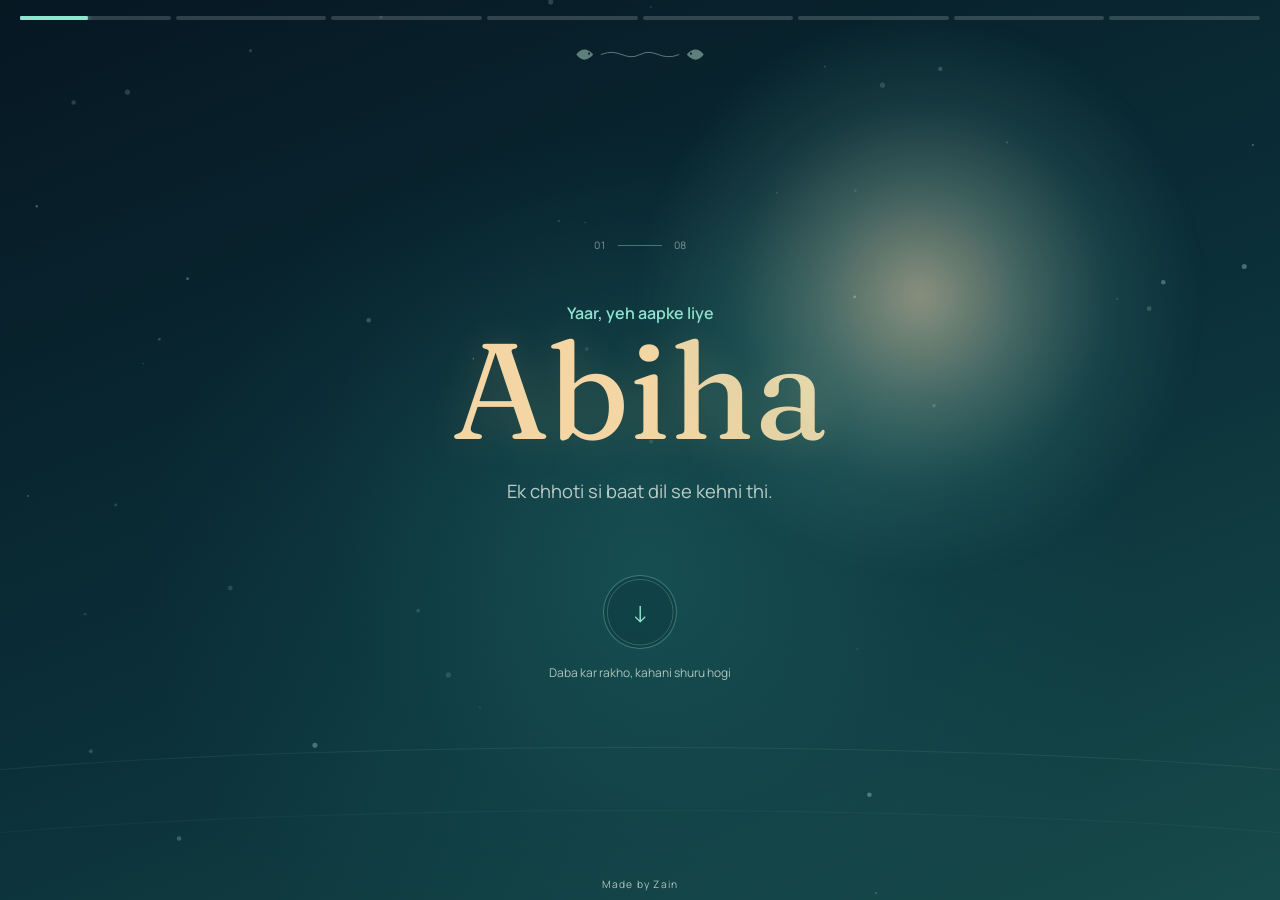
<file: index.html>
<!DOCTYPE html><html lang="ur-Latn" class="-t_XPW_variable IZyiAa_variable"><head><meta charSet="utf-8"/><meta name="viewport" content="width=device-width, initial-scale=1"/><link rel="preload" href="/_next/static/media/fraunces_latin-s.p.1v4l5w6-86t-v.woff2" as="font" crossorigin="" type="font/woff2"/><link rel="preload" href="/_next/static/media/manrope_latin-s.p.1p_a2k8qd5zhp.woff2" as="font" crossorigin="" type="font/woff2"/><link rel="stylesheet" href="/_next/static/chunks/1b54a8v8afxjr.css" data-precedence="next"/><link rel="preload" as="script" fetchPriority="low" href="/_next/static/chunks/12jg43355bbw3.js"/><script src="/_next/static/chunks/1ai8gtzvn4_07.js" async=""></script><script src="/_next/static/chunks/2khxl0v1q4i6n.js" async=""></script><script src="/_next/static/chunks/turbopack-3-ry682tkyiqk.js" async=""></script><script src="/_next/static/chunks/42onvq6nokjl2.js" async=""></script><script src="/_next/static/chunks/1mqk4-k4kmjt7.js" async=""></script><script src="/_next/static/chunks/20ww3j3x88ij_.js" async=""></script><title>The Tide Between Us</title><meta name="description" content="Ek chhoti si baat dil se kehni thi."/><meta name="robots" content="noindex, nofollow"/><meta name="next-size-adjust" content=""/><script src="/_next/static/chunks/0cz1d0mv5g_q7.js" noModule=""></script></head><body><div hidden=""><!--$--><!--/$--></div><main class="story-stage is-gate" aria-label="The Tide Between Us - Abiha"><div class="ambient-glow" aria-hidden="true"></div><div class="moon" aria-hidden="true"></div><canvas class="bubble-canvas" aria-hidden="true"></canvas><div class="story-progress" aria-label="Kahani ka safar"><button class="progress-segment" aria-label="Safha 1: Abiha" aria-current="step"><span style="transform:scaleX(0.45)"></span></button><button class="progress-segment" aria-label="Safha 2: Abiha,"><span style="transform:scaleX(0)"></span></button><button class="progress-segment" aria-label="Safha 3: Meri baat ulajh gayi thi"><span style="transform:scaleX(0)"></span></button><button class="progress-segment" aria-label="Safha 4: Aapke baare mein"><span style="transform:scaleX(0)"></span></button><button class="progress-segment" aria-label="Safha 5: Teen chhote waaday"><span style="transform:scaleX(0)"></span></button><button class="progress-segment" aria-label="Safha 6: Sorry, dil se"><span style="transform:scaleX(0)"></span></button><button class="progress-segment" aria-label="Safha 7: Aap waqai special hain"><span style="transform:scaleX(0)"></span></button><button class="progress-segment" aria-label="Safha 8: Ab aap batayein"><span style="transform:scaleX(0)"></span></button></div><div class="ambient-fish" aria-hidden="true"><svg viewBox="0 0 160 46"><path d="M34 23 C56 14 62 32 80 23 C98 14 104 32 126 23"></path><path d="M25 23c-7-8-14-8-20 0 6 8 13 8 20 0Zm110 0c7-8 14-8 20 0-6 8-13 8-20 0Z"></path><circle cx="20" cy="22" r="1.3"></circle><circle cx="140" cy="22" r="1.3"></circle></svg></div><div class="story-viewport"><div class="story-page" style="opacity:1;clip-path:inset(0% 0 0 0);transform:none"><section class="chapter chapter-gate" aria-labelledby="chapter-title"><div class="chapter-content"><div class="chapter-kicker"><span>01</span><span class="kicker-line"></span><span>08</span></div><h1 id="chapter-title" class="chapter-title" aria-label="Yaar, yeh aapke liye Abiha" style="opacity:1;filter:blur(0px);transform:none"><span class="gate-prelude">Yaar, yeh aapke liye</span><span class="gate-name">Abiha</span></h1><div class="gate-illumination" aria-hidden="true"></div><div class="gate-light" aria-hidden="true"></div><div class="gate-moon" aria-hidden="true" style="opacity:0"><svg viewBox="0 0 140 140"><defs><radialGradient id="moon-surface" cx="34%" cy="30%" r="76%"><stop offset="0" stop-color="#fffbe5"></stop><stop offset="0.52" stop-color="#e8dfbd"></stop><stop offset="1" stop-color="#b3c8b9"></stop></radialGradient><radialGradient id="moon-shadow" cx="35%" cy="30%" r="80%"><stop offset="0" stop-color="#354c55"></stop><stop offset="1" stop-color="#142b37"></stop></radialGradient><clipPath id="moon-disc"><circle cx="70" cy="70" r="58"></circle></clipPath></defs><circle class="moon-halo-disc" cx="70" cy="70" r="63"></circle><g clip-path="url(#moon-disc)"><circle cx="70" cy="70" r="58" fill="url(#moon-surface)"></circle><circle class="moon-shadow-disc" cx="70" cy="70" r="58" fill="url(#moon-shadow)"></circle><circle class="moon-crater" cx="44" cy="47" r="9"></circle><circle class="moon-crater" cx="86" cy="86" r="12"></circle><circle class="moon-crater" cx="59" cy="100" r="5"></circle><circle class="moon-crater" cx="94" cy="48" r="4"></circle></g></svg></div><p class="chapter-subtitle">Ek chhoti si baat dil se kehni thi.</p><div class="gate-action"><button class="dive-control" type="button" aria-label="Daba kar rakho, kahani shuru hogi"><svg viewBox="0 0 120 120" aria-hidden="true"><circle class="dive-track" cx="60" cy="60" r="53"></circle><circle class="dive-progress" cx="60" cy="60" r="53"></circle></svg><span class="dive-center"><span class="dive-arrow">↓</span></span></button><p class="dive-instruction">Daba kar rakho, kahani shuru hogi</p></div><span class="chapter-bottom-note">Made by Zain</span></div></section><!--$--><!--/$--></div></div><div class="made-by">Made by Zain</div></main><script id="_R_">(globalThis["TURBOPACK"] || (globalThis["TURBOPACK"] = [])).push({"otherChunks":["static/chunks/12jg43355bbw3.js","static/chunks/1ai8gtzvn4_07.js","static/chunks/2khxl0v1q4i6n.js"],"runtimeModuleIds":[94553]});</script><script src="/_next/static/chunks/12jg43355bbw3.js" async=""></script><script>(self.__next_f=self.__next_f||[]).push([0])</script><script>self.__next_f.push([1,"1:\"$Sreact.fragment\"\n2:\"/_next/static/chunks/42onvq6nokjl2.js\"\n3:\"/_next/static/chunks/1mqk4-k4kmjt7.js\"\n4:I[93630,[\"$2\",\"$3\"],\"default\"]\n5:I[39756,[\"$2\",\"$3\"],\"default\"]\n6:I[37457,[\"$2\",\"$3\"],\"default\"]\n8:\"/_next/static/chunks/20ww3j3x88ij_.js\"\n9:I[87826,[\"$2\",\"$3\",\"$8\"],\"default\"]\na:I[97367,[\"$2\",\"$3\"],\"OutletBoundary\"]\nb:\"$Sreact.suspense\"\nd:\"ViewportBoundary\"\ne:I[97367,[\"$2\",\"$3\"],\"$d\"]\n10:\"MetadataBoundary\"\n11:I[97367,[\"$2\",\"$3\"],\"$10\"]\n13:I[68027,[\"$2\",\"$3\"],\"default\",1]\n:HL[\"/_next/static/chunks/1b54a8v8afxjr.css\",\"style\"]\n:HL[\"/_next/static/media/fraunces_latin-s.p.1v4l5w6-86t-v.woff2\",\"font\",{\"crossOrigin\":\"\",\"type\":\"font/woff2\"}]\n:HL[\"/_next/static/media/manrope_latin-s.p.1p_a2k8qd5zhp.woff2\",\"font\",{\"crossOrigin\":\"\",\"type\":\"font/woff2\"}]\n7:[[\"children\",{\"s\":\"__PAGE__\",\"h\":512,\"d\":{\"r\":[\"$\",\"$1\",\"c\",{\"children\":[[\"$\",\"$L9\",null,{\"chapter\":{\"slug\":\"start\",\"kind\":\"gate\",\"title\":\"Abiha\",\"subtitle\":\"Ek chhoti si baat dil se kehni thi.\"},\"index\":0}],[[\"$\",\"script\",\"script-0\",{\"src\":\"/_next/static/chunks/20ww3j3x88ij_.js\",\"async\":true,\"nonce\":\"$undefined\"}]],[\"$\",\"$La\",null,{\"children\":[\"$\",\"$b\",null,{\"name\":\"Next.MetadataOutlet\",\"children\":\"$@c\"}]}]]}],\"p\":false,\"v\":null}}]]\n0:{\"P\":null,\"c\":[\"\",\"\"],\"q\":\"\",\"i\":false,\"t\":{\"t\":{\"s\":\"\",\"h\":528,\"d\":{\"r\":[\"$\",\"$1\",\"c\",{\"children\":[[[\"$\",\"link\",\"0\",{\"rel\":\"stylesheet\",\"href\":\"/_next/static/chunks/1b54a8v8afxjr.css\",\"precedence\":\"next\",\"crossOrigin\":\"$undefined\",\"nonce\":\"$undefined\"}],[\"$\",\"script\",\"script-0\",{\"src\":\"/_next/static/chunks/42onvq6nokjl2.js\",\"async\":true,\"nonce\":\"$undefined\"}],[\"$\",\"script\",\"script-1\",{\"src\":\"/_next/static/chunks/1mqk4-k4kmjt7.js\",\"async\":true,\"nonce\":\"$undefined\"}]],[\"$\",\"html\",null,{\"lang\":\"ur-Latn\",\"className\":\"-t_XPW_variable IZyiAa_variable\",\"children\":[\"$\",\"body\",null,{\"children\":[\"$\",\"$L4\",null,{\"children\":[\"$\",\"$L5\",null,{\"parallelRouterKey\":\"children\",\"error\":\"$undefined\",\"errorStyles\":\"$undefined\",\"errorScripts\":\"$undefined\",\"template\":[\"$\",\"$L6\",null,{}],\"templateStyles\":\"$undefined\",\"templateScripts\":\"$undefined\",\"notFound\":[[[\"$\",\"title\",null,{\"children\":\"404: This page could not be found.\"}],[\"$\",\"div\",null,{\"style\":{\"fontFamily\":\"system-ui,\\\"Segoe UI\\\",Roboto,Helvetica,Arial,sans-serif,\\\"Apple Color Emoji\\\",\\\"Segoe UI Emoji\\\"\",\"height\":\"100vh\",\"textAlign\":\"center\",\"display\":\"flex\",\"flexDirection\":\"column\",\"alignItems\":\"center\",\"justifyContent\":\"center\"},\"children\":[\"$\",\"div\",null,{\"children\":[[\"$\",\"style\",null,{\"dangerouslySetInnerHTML\":{\"__html\":\"body{color:#000;background:#fff;margin:0}.next-error-h1{border-right:1px solid rgba(0,0,0,.3)}@media (prefers-color-scheme:dark){body{color:#fff;background:#000}.next-error-h1{border-right:1px solid rgba(255,255,255,.3)}}\"}}],[\"$\",\"h1\",null,{\"className\":\"next-error-h1\",\"style\":{\"display\":\"inline-block\",\"margin\":\"0 20px 0 0\",\"padding\":\"0 23px 0 0\",\"fontSize\":24,\"fontWeight\":500,\"verticalAlign\":\"top\",\"lineHeight\":\"49px\"},\"children\":404}],[\"$\",\"div\",null,{\"style\":{\"display\":\"inline-block\"},\"children\":[\"$\",\"h2\",null,{\"style\":{\"fontSize\":14,\"fontWeight\":400,\"lineHeight\":\"49px\",\"margin\":0},\"children\":\"This page could not be found.\"}]}]]}]}]],[]],\"forbidden\":\"$undefined\",\"unauthorized\":\"$undefined\"}]}]}]}]]}],\"p\":false,\"v\":null},\"c\":\"$Q7\"},\"h\":{\"r\":[\"$\",\"$1\",\"h\",{\"children\":[null,[\"$\",\"$Le\",null,{\"children\":\"$Lf\"}],[\"$\",\"$L11\",null,{\"children\":[[\"$\",\"div\",null,{\"hidden\":true,\"children\":[\"$\",\"$b\",null,{\"name\":\"Next.Metadata\",\"children\":\"$L12\"}]}],null]}],[\"$\",\"meta\",null,{\"name\":\"next-size-adjust\",\"content\":\"\"}]]}],\"p\":false,\"v\":null}},\"m\":\"$undefined\",\"G\":[\"$13\",[[\"$\",\"link\",\"0\",{\"rel\":\"stylesheet\",\"href\":\"/_next/static/chunks/1b54a8v8afxjr.css\",\"precedence\":\"next\",\"crossOrigin\":\"$undefined\",\"nonce\":\"$undefined\"}]]],\"S\":true,\"r\":\"$undefined\",\"s\":\"$undefined\",\"a\":\"$undefined\",\"l\":\"$undefined\",\"p\":\"$undefined\",\"d\":\"$undefined\",\"b\":\"glZR3CwOg3PhjJI3FzEGQ\"}\nf:[[\"$\",\"meta\",\"0\",{\"charSet\":\"utf-8\"}],[\"$\",\"meta\",\"1\",{\"name\":\"viewport\",\"content\":\"width=device-width, initial-scale=1\"}]]\nc:null\n12:[[\"$\",\"title\",\"0\",{\"children\":\"The Tide Between Us\"}],[\"$\",\"meta\",\"1\",{\"name\":\"description\",\"content\":\"Ek chhoti si baat dil se kehni thi.\"}],[\"$\",\"meta\",\"2\",{\"name\":\"robots\",\"content\":\"noindex, nofollow\"}]]\n"])</script></body></html>
</file>
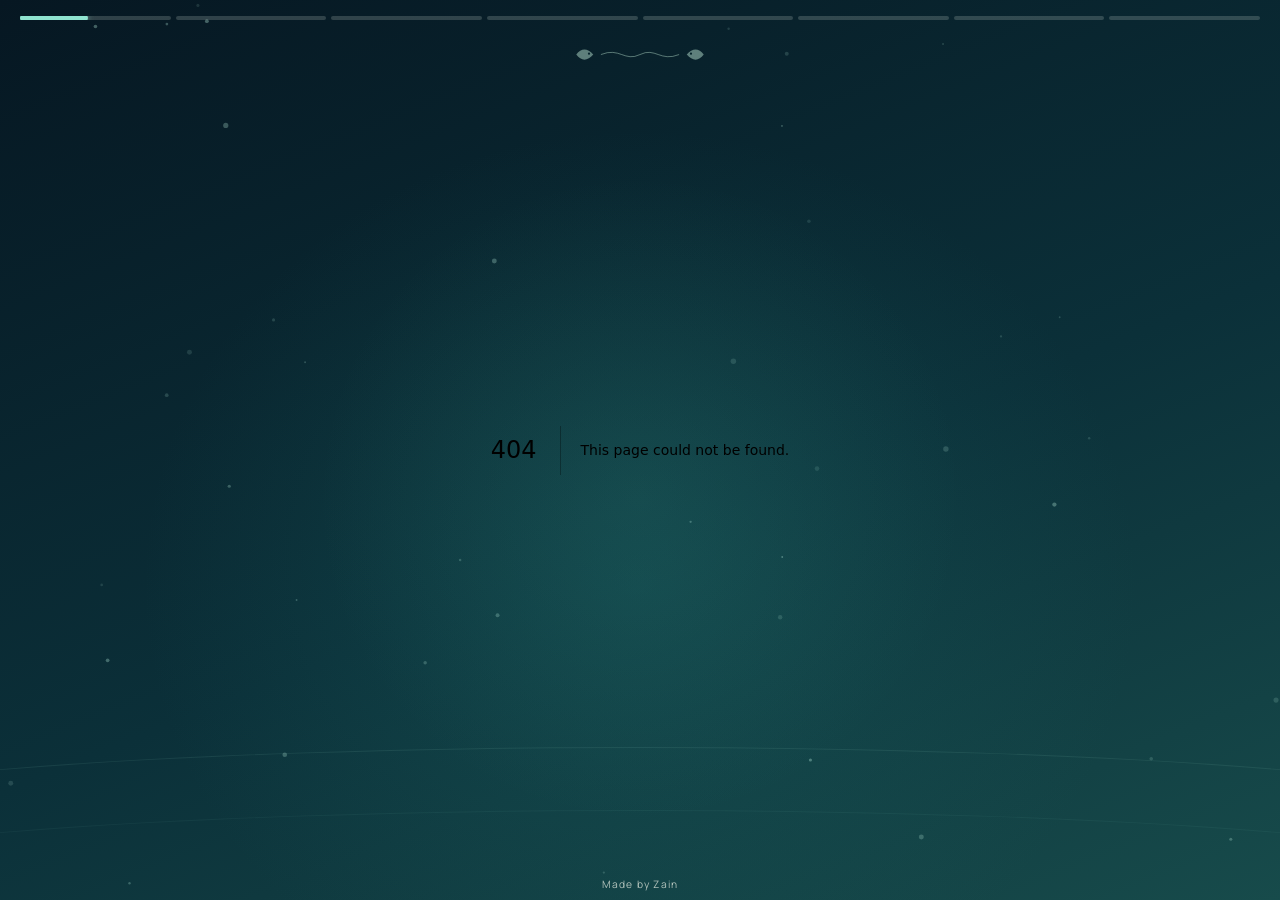
<file: 404/index.html>
<!DOCTYPE html><html lang="ur-Latn" class="-t_XPW_variable IZyiAa_variable"><head><meta charSet="utf-8"/><meta name="viewport" content="width=device-width, initial-scale=1"/><link rel="stylesheet" href="/_next/static/chunks/1b54a8v8afxjr.css" data-precedence="next"/><link rel="preload" as="script" fetchPriority="low" href="/_next/static/chunks/12jg43355bbw3.js"/><script src="/_next/static/chunks/1ai8gtzvn4_07.js" async=""></script><script src="/_next/static/chunks/2khxl0v1q4i6n.js" async=""></script><script src="/_next/static/chunks/turbopack-3-ry682tkyiqk.js" async=""></script><script src="/_next/static/chunks/42onvq6nokjl2.js" async=""></script><script src="/_next/static/chunks/1mqk4-k4kmjt7.js" async=""></script><meta name="robots" content="noindex"/><title>The Tide Between Us</title><meta name="description" content="Ek chhoti si baat dil se kehni thi."/><meta name="robots" content="noindex, nofollow"/><meta name="next-size-adjust" content=""/><title>404: This page could not be found.</title><script src="/_next/static/chunks/0cz1d0mv5g_q7.js" noModule=""></script></head><body><div hidden=""><!--$--><!--/$--></div><main class="story-stage is-gate" aria-label="The Tide Between Us - Abiha"><div class="ambient-glow" aria-hidden="true"></div><div class="moon" aria-hidden="true"></div><canvas class="bubble-canvas" aria-hidden="true"></canvas><div class="story-progress" aria-label="Kahani ka safar"><button class="progress-segment" aria-label="Safha 1: Abiha" aria-current="step"><span style="transform:scaleX(0.45)"></span></button><button class="progress-segment" aria-label="Safha 2: Abiha,"><span style="transform:scaleX(0)"></span></button><button class="progress-segment" aria-label="Safha 3: Meri baat ulajh gayi thi"><span style="transform:scaleX(0)"></span></button><button class="progress-segment" aria-label="Safha 4: Aapke baare mein"><span style="transform:scaleX(0)"></span></button><button class="progress-segment" aria-label="Safha 5: Teen chhote waaday"><span style="transform:scaleX(0)"></span></button><button class="progress-segment" aria-label="Safha 6: Sorry, dil se"><span style="transform:scaleX(0)"></span></button><button class="progress-segment" aria-label="Safha 7: Aap waqai special hain"><span style="transform:scaleX(0)"></span></button><button class="progress-segment" aria-label="Safha 8: Ab aap batayein"><span style="transform:scaleX(0)"></span></button></div><div class="ambient-fish" aria-hidden="true"><svg viewBox="0 0 160 46"><path d="M34 23 C56 14 62 32 80 23 C98 14 104 32 126 23"></path><path d="M25 23c-7-8-14-8-20 0 6 8 13 8 20 0Zm110 0c7-8 14-8 20 0-6 8-13 8-20 0Z"></path><circle cx="20" cy="22" r="1.3"></circle><circle cx="140" cy="22" r="1.3"></circle></svg></div><div class="story-viewport"><div class="story-page" style="opacity:1;clip-path:inset(0% 0 0 0);transform:none"><div style="font-family:system-ui,&quot;Segoe UI&quot;,Roboto,Helvetica,Arial,sans-serif,&quot;Apple Color Emoji&quot;,&quot;Segoe UI Emoji&quot;;height:100vh;text-align:center;display:flex;flex-direction:column;align-items:center;justify-content:center"><div><style>body{color:#000;background:#fff;margin:0}.next-error-h1{border-right:1px solid rgba(0,0,0,.3)}@media (prefers-color-scheme:dark){body{color:#fff;background:#000}.next-error-h1{border-right:1px solid rgba(255,255,255,.3)}}</style><h1 class="next-error-h1" style="display:inline-block;margin:0 20px 0 0;padding:0 23px 0 0;font-size:24px;font-weight:500;vertical-align:top;line-height:49px">404</h1><div style="display:inline-block"><h2 style="font-size:14px;font-weight:400;line-height:49px;margin:0">This page could not be found.</h2></div></div></div><!--$--><!--/$--></div></div><div class="made-by">Made by Zain</div></main><script id="_R_">(globalThis["TURBOPACK"] || (globalThis["TURBOPACK"] = [])).push({"otherChunks":["static/chunks/12jg43355bbw3.js","static/chunks/1ai8gtzvn4_07.js","static/chunks/2khxl0v1q4i6n.js"],"runtimeModuleIds":[94553]});</script><script src="/_next/static/chunks/12jg43355bbw3.js" async=""></script><script>(self.__next_f=self.__next_f||[]).push([0])</script><script>self.__next_f.push([1,"1:\"$Sreact.fragment\"\n2:\"/_next/static/chunks/42onvq6nokjl2.js\"\n3:\"/_next/static/chunks/1mqk4-k4kmjt7.js\"\n4:I[93630,[\"$2\",\"$3\"],\"default\"]\n5:I[39756,[\"$2\",\"$3\"],\"default\"]\n6:I[37457,[\"$2\",\"$3\"],\"default\"]\na:I[97367,[\"$2\",\"$3\"],\"OutletBoundary\"]\nb:\"$Sreact.suspense\"\nd:\"ViewportBoundary\"\ne:I[97367,[\"$2\",\"$3\"],\"$d\"]\n10:\"MetadataBoundary\"\n11:I[97367,[\"$2\",\"$3\"],\"$10\"]\n13:I[68027,[\"$2\",\"$3\"],\"default\",1]\n:HL[\"/_next/static/chunks/1b54a8v8afxjr.css\",\"style\"]\n8:X\n9:[[\"children\",{\"s\":\"__PAGE__\",\"h\":512,\"d\":{\"r\":[\"$\",\"$1\",\"c\",{\"children\":[[[\"$\",\"title\",null,{\"children\":\"404: This page could not be found.\"}],[\"$\",\"div\",null,{\"style\":\"$0:t:t:d:r:props:children:1:props:children:props:children:props:children:props:notFound:0:1:props:style\",\"children\":[\"$\",\"div\",null,{\"children\":[[\"$\",\"style\",null,{\"dangerouslySetInnerHTML\":{\"__html\":\"body{color:#000;background:#fff;margin:0}.next-error-h1{border-right:1px solid rgba(0,0,0,.3)}@media (prefers-color-scheme:dark){body{color:#fff;background:#000}.next-error-h1{border-right:1px solid rgba(255,255,255,.3)}}\"}}],[\"$\",\"h1\",null,{\"className\":\"next-error-h1\",\"style\":\"$0:t:t:d:r:props:children:1:props:children:props:children:props:children:props:notFound:0:1:props:children:props:children:1:props:style\",\"children\":404}],[\"$\",\"div\",null,{\"style\":\"$0:t:t:d:r:props:children:1:props:children:props:children:props:children:props:notFound:0:1:props:children:props:children:2:props:style\",\"children\":[\"$\",\"h2\",null,{\"style\":\"$0:t:t:d:r:props:children:1:props:children:props:children:props:children:props:notFound:0:1:props:children:props:children:2:props:children:props:style\",\"children\":\"This page could not be found.\"}]}]]}]}]],null,[\"$\",\"$La\",null,{\"children\":[\"$\",\"$b\",null,{\"name\":\"Next.MetadataOutlet\",\"children\":\"$@c\"}]}]]}],\"p\":false,\"v\":null}}]]\n7:[[\"children\",{\"s\":\"/_not-found\",\"h\":512,\"d\":{\"r\":[\"$\",\"$1\",\"c\",{\"children\":[null,[\"$\",\"$L5\",null,{\"parallelRouterKey\":\"children\",\"error\":\"$undefined\",\"errorStyles\":\"$undefined\",\"errorScripts\":\"$undefined\",\"template\":[\"$\",\"$L6\",null,{}],\"templateStyles\":\"$undefined\",\"templateScripts\":\"$undefined\",\"notFound\":\"$undefined\",\"forbidden\":\"$undefined\",\"unauthorized\":\"$undefined\"}]]}],\"p\":false,\"v\":\"$8\"},\"c\":\"$Q9\"}]]\n0:{\"P\":null,\"c\":[\"\",\"_not-found\",\"\"],\"q\":\"\",\"i\":false,\"t\":{\"t\":{\"s\":\"\",\"h\":528,\"d\":{\"r\":[\"$\",\"$1\",\"c\",{\"children\":[[[\"$\",\"link\",\"0\",{\"rel\":\"stylesheet\",\"href\":\"/_next/static/chunks/1b54a8v8afxjr.css\",\"precedence\":\"next\",\"crossOrigin\":\"$undefined\",\"nonce\":\"$undefined\"}],[\"$\",\"script\",\"script-0\",{\"src\":\"/_next/static/chunks/42onvq6nokjl2.js\",\"async\":true,\"nonce\":\"$undefined\"}],[\"$\",\"script\",\"script-1\",{\"src\":\"/_next/static/chunks/1mqk4-k4kmjt7.js\",\"async\":true,\"nonce\":\"$undefined\"}]],[\"$\",\"html\",null,{\"lang\":\"ur-Latn\",\"className\":\"-t_XPW_variable IZyiAa_variable\",\"children\":[\"$\",\"body\",null,{\"children\":[\"$\",\"$L4\",null,{\"children\":[\"$\",\"$L5\",null,{\"parallelRouterKey\":\"children\",\"error\":\"$undefined\",\"errorStyles\":\"$undefined\",\"errorScripts\":\"$undefined\",\"template\":[\"$\",\"$L6\",null,{}],\"templateStyles\":\"$undefined\",\"templateScripts\":\"$undefined\",\"notFound\":[[[\"$\",\"title\",null,{\"children\":\"404: This page could not be found.\"}],[\"$\",\"div\",null,{\"style\":{\"fontFamily\":\"system-ui,\\\"Segoe UI\\\",Roboto,Helvetica,Arial,sans-serif,\\\"Apple Color Emoji\\\",\\\"Segoe UI Emoji\\\"\",\"height\":\"100vh\",\"textAlign\":\"center\",\"display\":\"flex\",\"flexDirection\":\"column\",\"alignItems\":\"center\",\"justifyContent\":\"center\"},\"children\":[\"$\",\"div\",null,{\"children\":[[\"$\",\"style\",null,{\"dangerouslySetInnerHTML\":{\"__html\":\"body{color:#000;background:#fff;margin:0}.next-error-h1{border-right:1px solid rgba(0,0,0,.3)}@media (prefers-color-scheme:dark){body{color:#fff;background:#000}.next-error-h1{border-right:1px solid rgba(255,255,255,.3)}}\"}}],[\"$\",\"h1\",null,{\"className\":\"next-error-h1\",\"style\":{\"display\":\"inline-block\",\"margin\":\"0 20px 0 0\",\"padding\":\"0 23px 0 0\",\"fontSize\":24,\"fontWeight\":500,\"verticalAlign\":\"top\",\"lineHeight\":\"49px\"},\"children\":404}],[\"$\",\"div\",null,{\"style\":{\"display\":\"inline-block\"},\"children\":[\"$\",\"h2\",null,{\"style\":{\"fontSize\":14,\"fontWeight\":400,\"lineHeight\":\"49px\",\"margin\":0},\"children\":\"This page could not be found.\"}]}]]}]}]],[]],\"forbidden\":\"$undefined\",\"unauthorized\":\"$undefined\"}]}]}]}]]}],\"p\":false,\"v\":null},\"c\":\"$Q7\"},\"h\":{\"r\":[\"$\",\"$1\",\"h\",{\"children\":[[\"$\",\"meta\",null,{\"name\":\"robots\",\"content\":\"noindex\"}],[\"$\",\"$Le\",null,{\"children\":\"$Lf\"}],[\"$\",\"$L11\",null,{\"children\":[[\"$\",\"div\",null,{\"hidden\":true,\"children\":[\"$\",\"$b\",null,{\"name\":\"Next.Metadata\",\"children\":\"$L12\"}]}],null]}],[\"$\",\"meta\",null,{\"name\":\"next-size-adjust\",\"content\":\"\"}]]}],\"p\":false,\"v\":null}},\"m\":\"$undefined\",\"G\":[\"$13\",[[\"$\",\"link\",\"0\",{\"rel\":\"stylesheet\",\"href\":\"/_next/static/chunks/1b54a8v8afxjr.css\",\"precedence\":\"next\",\"crossOrigin\":\"$undefined\",\"nonce\":\"$undefined\"}]]],\"S\":true,\"r\":\"$undefined\",\"s\":\"$undefined\",\"a\":\"$undefined\",\"l\":\"$undefined\",\"p\":\"$undefined\",\"d\":\"$undefined\",\"b\":\"glZR3CwOg3PhjJI3FzEGQ\"}\n8:C\nf:[[\"$\",\"meta\",\"0\",{\"charSet\":\"utf-8\"}],[\"$\",\"meta\",\"1\",{\"name\":\"viewport\",\"content\":\"width=device-width, initial-scale=1\"}]]\nc:null\n12:[[\"$\",\"title\",\"0\",{\"children\":\"The Tide Between Us\"}],[\"$\",\"meta\",\"1\",{\"name\":\"description\",\"content\":\"Ek chhoti si baat dil se kehni thi.\"}],[\"$\",\"meta\",\"2\",{\"name\":\"robots\",\"content\":\"noindex, nofollow\"}]]\n"])</script></body></html>
</file>
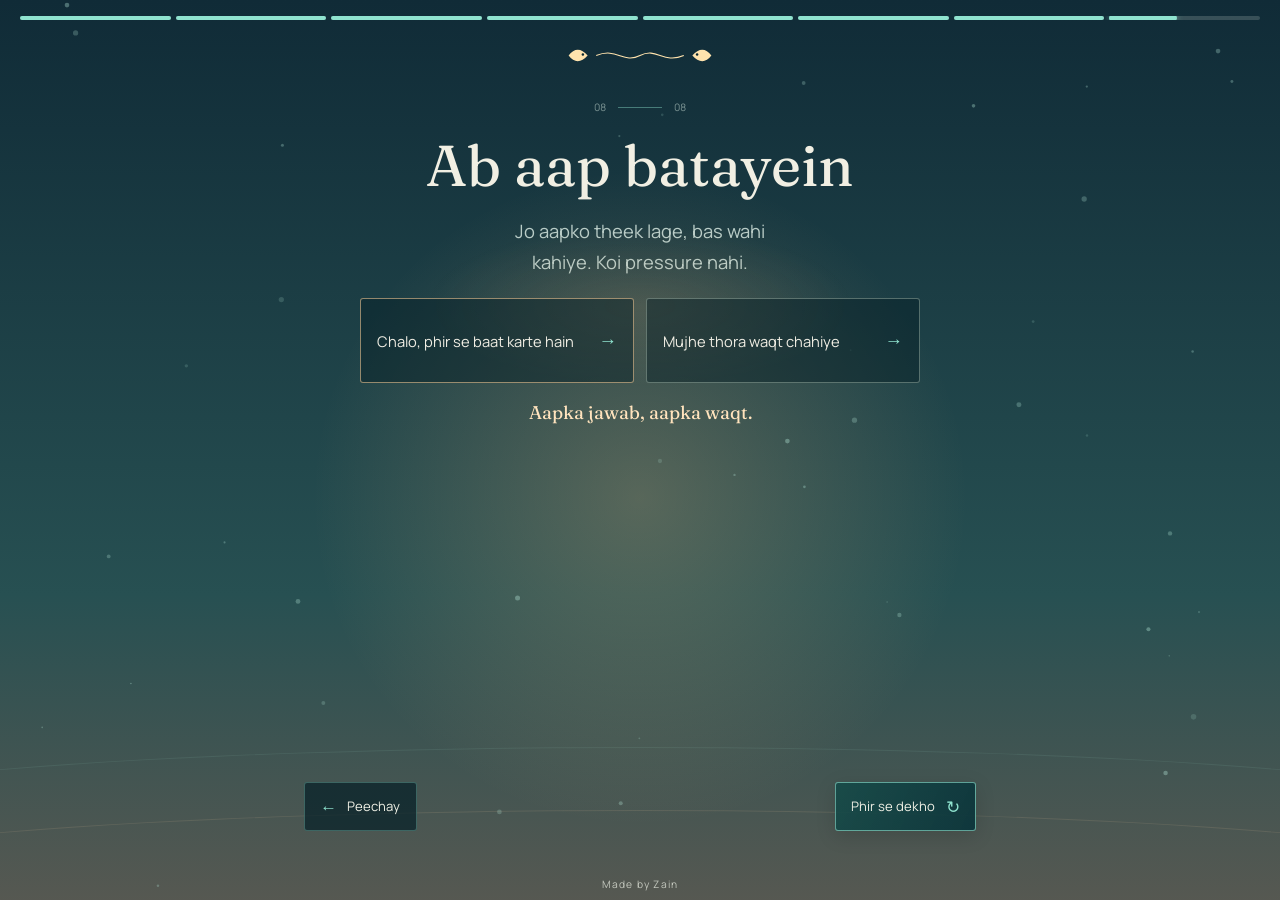
<file: story/aapki-baat/index.html>
<!DOCTYPE html><html lang="ur-Latn" class="-t_XPW_variable IZyiAa_variable"><head><meta charSet="utf-8"/><meta name="viewport" content="width=device-width, initial-scale=1"/><link rel="preload" href="/_next/static/media/fraunces_latin-s.p.1v4l5w6-86t-v.woff2" as="font" crossorigin="" type="font/woff2"/><link rel="preload" href="/_next/static/media/manrope_latin-s.p.1p_a2k8qd5zhp.woff2" as="font" crossorigin="" type="font/woff2"/><link rel="stylesheet" href="/_next/static/chunks/1b54a8v8afxjr.css" data-precedence="next"/><link rel="preload" as="script" fetchPriority="low" href="/_next/static/chunks/12jg43355bbw3.js"/><script src="/_next/static/chunks/1ai8gtzvn4_07.js" async=""></script><script src="/_next/static/chunks/2khxl0v1q4i6n.js" async=""></script><script src="/_next/static/chunks/turbopack-3-ry682tkyiqk.js" async=""></script><script src="/_next/static/chunks/42onvq6nokjl2.js" async=""></script><script src="/_next/static/chunks/1mqk4-k4kmjt7.js" async=""></script><script src="/_next/static/chunks/20ww3j3x88ij_.js" async=""></script><title>The Tide Between Us</title><meta name="description" content="Ek chhoti si baat dil se kehni thi."/><meta name="robots" content="noindex, nofollow"/><meta name="next-size-adjust" content=""/><script src="/_next/static/chunks/0cz1d0mv5g_q7.js" noModule=""></script></head><body><div hidden=""><!--$--><!--/$--></div><main class="story-stage is-sunrise" aria-label="The Tide Between Us - Abiha"><div class="ambient-glow" aria-hidden="true"></div><div class="moon" aria-hidden="true"></div><canvas class="bubble-canvas" aria-hidden="true"></canvas><div class="story-progress" aria-label="Kahani ka safar"><button class="progress-segment" aria-label="Safha 1: Abiha"><span style="transform:scaleX(1)"></span></button><button class="progress-segment" aria-label="Safha 2: Abiha,"><span style="transform:scaleX(1)"></span></button><button class="progress-segment" aria-label="Safha 3: Meri baat ulajh gayi thi"><span style="transform:scaleX(1)"></span></button><button class="progress-segment" aria-label="Safha 4: Aapke baare mein"><span style="transform:scaleX(1)"></span></button><button class="progress-segment" aria-label="Safha 5: Teen chhote waaday"><span style="transform:scaleX(1)"></span></button><button class="progress-segment" aria-label="Safha 6: Sorry, dil se"><span style="transform:scaleX(1)"></span></button><button class="progress-segment" aria-label="Safha 7: Aap waqai special hain"><span style="transform:scaleX(1)"></span></button><button class="progress-segment" aria-label="Safha 8: Ab aap batayein" aria-current="step"><span style="transform:scaleX(0.45)"></span></button></div><div class="ambient-fish" aria-hidden="true"><svg viewBox="0 0 160 46"><path d="M34 23 C56 14 62 32 80 23 C98 14 104 32 126 23"></path><path d="M25 23c-7-8-14-8-20 0 6 8 13 8 20 0Zm110 0c7-8 14-8 20 0-6 8-13 8-20 0Z"></path><circle cx="20" cy="22" r="1.3"></circle><circle cx="140" cy="22" r="1.3"></circle></svg></div><div class="story-viewport"><div class="story-page" style="opacity:1;clip-path:circle(150vmax at 50% 100%);transform:none"><section class="chapter chapter-choice" aria-labelledby="chapter-title"><div class="chapter-content"><div class="chapter-kicker"><span>08</span><span class="kicker-line"></span><span>08</span></div><h1 id="chapter-title" class="chapter-title" aria-label="Ab aap batayein" style="opacity:1;filter:blur(0px);transform:none">Ab aap batayein</h1><p class="chapter-subtitle">Jo aapko theek lage, bas wahi kahiye. Koi pressure nahi.</p><div class="choice-area"><div class="choice-glow" aria-hidden="true"></div><div class="choice-sparks" aria-hidden="true"><i></i><i></i><i></i><i></i><i></i><i></i><i></i><i></i><i></i><i></i><i></i><i></i></div><div class="choice-buttons"><button class="choice-button choice-warm" type="button" tabindex="0">Chalo, phir se baat karte hain<span class="choice-arrow" aria-hidden="true">→</span></button><button class="choice-button" type="button" tabindex="0">Mujhe thora waqt chahiye<span class="choice-arrow" aria-hidden="true">→</span></button></div><p class="choice-reply" aria-live="polite">Aapka jawab, aapka waqt.</p></div><nav class="chapter-navigation" aria-label="Kahani ke safhon ki navigation"><button class="previous-chapter" type="button" tabindex="0"><span aria-hidden="true">←</span><span>Peechay</span></button><button class="next-chapter" type="button" tabindex="0"><span>Phir se dekho</span><span aria-hidden="true">↻</span></button></nav></div></section><!--$--><!--/$--></div></div><div class="made-by">Made by Zain</div></main><script id="_R_">(globalThis["TURBOPACK"] || (globalThis["TURBOPACK"] = [])).push({"otherChunks":["static/chunks/12jg43355bbw3.js","static/chunks/1ai8gtzvn4_07.js","static/chunks/2khxl0v1q4i6n.js"],"runtimeModuleIds":[94553]});</script><script src="/_next/static/chunks/12jg43355bbw3.js" async=""></script><script>(self.__next_f=self.__next_f||[]).push([0])</script><script>self.__next_f.push([1,"1:\"$Sreact.fragment\"\n2:\"/_next/static/chunks/42onvq6nokjl2.js\"\n3:\"/_next/static/chunks/1mqk4-k4kmjt7.js\"\n4:I[93630,[\"$2\",\"$3\"],\"default\"]\n5:I[39756,[\"$2\",\"$3\"],\"default\"]\n6:I[37457,[\"$2\",\"$3\"],\"default\"]\nc:I[97367,[\"$2\",\"$3\"],\"OutletBoundary\"]\nd:\"$Sreact.suspense\"\nf:\"ViewportBoundary\"\n10:I[97367,[\"$2\",\"$3\"],\"$f\"]\n12:\"MetadataBoundary\"\n13:I[97367,[\"$2\",\"$3\"],\"$12\"]\n15:I[68027,[\"$2\",\"$3\"],\"default\",1]\n:HL[\"/_next/static/chunks/1b54a8v8afxjr.css\",\"style\"]\n:HL[\"/_next/static/media/fraunces_latin-s.p.1v4l5w6-86t-v.woff2\",\"font\",{\"crossOrigin\":\"\",\"type\":\"font/woff2\"}]\n:HL[\"/_next/static/media/manrope_latin-s.p.1p_a2k8qd5zhp.woff2\",\"font\",{\"crossOrigin\":\"\",\"type\":\"font/woff2\"}]\n8:X\na:[[\"children\",{\"s\":\"__PAGE__\",\"h\":512,\"d\":{\"r\":[\"$\",\"$1\",\"c\",{\"children\":[\"$Lb\",[[\"$\",\"script\",\"script-0\",{\"src\":\"/_next/static/chunks/20ww3j3x88ij_.js\",\"async\":true,\"nonce\":\"$undefined\"}]],[\"$\",\"$Lc\",null,{\"children\":[\"$\",\"$d\",null,{\"name\":\"Next.MetadataOutlet\",\"children\":\"$@e\"}]}]]}],\"p\":false,\"v\":null}}]]\n9:[[\"children\",{\"s\":{\"n\":\"chapter\",\"t\":\"d\",\"k\":\"aapki-baat\",\"s\":[]},\"h\":66048,\"d\":{\"r\":[\"$\",\"$1\",\"c\",{\"children\":[null,[\"$\",\"$L5\",null,{\"parallelRouterKey\":\"children\",\"error\":\"$undefined\",\"errorStyles\":\"$undefined\",\"errorScripts\":\"$undefined\",\"template\":[\"$\",\"$L6\",null,{}],\"templateStyles\":\"$undefined\",\"templateScripts\":\"$undefined\",\"notFound\":\"$undefined\",\"forbidden\":\"$undefined\",\"unauthorized\":\"$undefined\"}]]}],\"p\":false,\"v\":\"$8\"},\"c\":\"$Qa\"}]]\n7:[[\"children\",{\"s\":\"story\",\"h\":131584,\"d\":{\"r\":[\"$\",\"$1\",\"c\",{\"children\":[null,[\"$\",\"$L5\",null,{\"parallelRouterKey\":\"children\",\"error\":\"$undefined\",\"errorStyles\":\"$undefined\",\"errorScripts\":\"$undefined\",\"template\":[\"$\",\"$L6\",null,{}],\"templateStyles\":\"$undefined\",\"templateScripts\":\"$undefined\",\"notFound\":\"$undefined\",\"forbidden\":\"$undefined\",\"unauthorized\":\"$undefined\"}]]}],\"p\":false,\"v\":\"$8\"},\"c\":\"$Q9\"}]]\n0:{\"P\":null,\"c\":[\"\",\"story\",\"aapki-baat\",\"\"],\"q\":\"\",\"i\":false,\"t\":{\"t\":{\"s\":\"\",\"h\":131600,\"d\":{\"r\":[\"$\",\"$1\",\"c\",{\"children\":[[[\"$\",\"link\",\"0\",{\"rel\":\"stylesheet\",\"href\":\"/_next/static/chunks/1b54a8v8afxjr.css\",\"precedence\":\"next\",\"crossOrigin\":\"$undefined\",\"nonce\":\"$undefined\"}],[\"$\",\"script\",\"script-0\",{\"src\":\"/_next/static/chunks/42onvq6nokjl2.js\",\"async\":true,\"nonce\":\"$undefined\"}],[\"$\",\"script\",\"script-1\",{\"src\":\"/_next/static/chunks/1mqk4-k4kmjt7.js\",\"async\":true,\"nonce\":\"$undefined\"}]],[\"$\",\"html\",null,{\"lang\":\"ur-Latn\",\"className\":\"-t_XPW_variable IZyiAa_variable\",\"children\":[\"$\",\"body\",null,{\"children\":[\"$\",\"$L4\",null,{\"children\":[\"$\",\"$L5\",null,{\"parallelRouterKey\":\"children\",\"error\":\"$undefined\",\"errorStyles\":\"$undefined\",\"errorScripts\":\"$undefined\",\"template\":[\"$\",\"$L6\",null,{}],\"templateStyles\":\"$undefined\",\"templateScripts\":\"$undefined\",\"notFound\":[[[\"$\",\"title\",null,{\"children\":\"404: This page could not be found.\"}],[\"$\",\"div\",null,{\"style\":{\"fontFamily\":\"system-ui,\\\"Segoe UI\\\",Roboto,Helvetica,Arial,sans-serif,\\\"Apple Color Emoji\\\",\\\"Segoe UI Emoji\\\"\",\"height\":\"100vh\",\"textAlign\":\"center\",\"display\":\"flex\",\"flexDirection\":\"column\",\"alignItems\":\"center\",\"justifyContent\":\"center\"},\"children\":[\"$\",\"div\",null,{\"children\":[[\"$\",\"style\",null,{\"dangerouslySetInnerHTML\":{\"__html\":\"body{color:#000;background:#fff;margin:0}.next-error-h1{border-right:1px solid rgba(0,0,0,.3)}@media (prefers-color-scheme:dark){body{color:#fff;background:#000}.next-error-h1{border-right:1px solid rgba(255,255,255,.3)}}\"}}],[\"$\",\"h1\",null,{\"className\":\"next-error-h1\",\"style\":{\"display\":\"inline-block\",\"margin\":\"0 20px 0 0\",\"padding\":\"0 23px 0 0\",\"fontSize\":24,\"fontWeight\":500,\"verticalAlign\":\"top\",\"lineHeight\":\"49px\"},\"children\":404}],[\"$\",\"div\",null,{\"style\":{\"display\":\"inline-block\"},\"children\":[\"$\",\"h2\",null,{\"style\":{\"fontSize\":14,\"fontWeight\":400,\"lineHeight\":\"49px\",\"margin\":0},\"children\":\"This page could not be found.\"}]}]]}]}]],[]],\"forbidden\":\"$undefined\",\"unauthorized\":\"$undefined\"}]}]}]}]]}],\"p\":false,\"v\":null},\"c\":\"$Q7\"},\"h\":{\"r\":[\"$\",\"$1\",\"h\",{\"children\":[null,[\"$\",\"$L10\",null,{\"children\":\"$L11\"}],[\"$\",\"$L13\",null,{\"children\":[[\"$\",\"div\",null,{\"hidden\":true,\"children\":[\"$\",\"$d\",null,{\"name\":\"Next.Metadata\",\"children\":\"$L14\"}]}],null]}],[\"$\",\"meta\",null,{\"name\":\"next-size-adjust\",\"content\":\"\"}]]}],\"p\":false,\"v\":null}},\"m\":\"$undefined\",\"G\":[\"$15\",[[\"$\",\"link\",\"0\",{\"rel\":\"stylesheet\",\"href\":\"/_next/static/chunks/1b54a8v8afxjr.css\",\"precedence\":\"next\",\"crossOrigin\":\"$undefined\",\"nonce\":\"$undefined\"}]]],\"S\":true,\"r\":\"$undefined\",\"s\":\"$undefined\",\"a\":\"$undefined\",\"l\":\"$undefined\",\"p\":\"$undefined\",\"d\":\"$undefined\",\"b\":\"glZR3CwOg3PhjJI3FzEGQ\"}\n16:\"/_next/static/chunks/20ww3j3x88ij_.js\"\n17:I[87826,[\"$2\",\"$3\",\"$16\"],\"default\"]\n8:C\nb:[\"$\",\"$L17\",null,{\"chapter\":{\"slug\":\"aapki-baat\",\"kind\":\"choice\",\"title\":\"Ab aap batayein\",\"subtitle\":\"Jo aapko theek lage, bas wahi kahiye. Koi pressure nahi.\",\"choices\":[{\"label\":\"Chalo, phir se baat karte hain\",\"reply\":\"Khushi hogi. Aahista aahista baat karenge.\",\"warm\":true},{\"label\":\"Mujhe thora waqt chahiye\",\"reply\":\"Bilkul. Aap apna waqt lein, koi jaldi nahi.\"}]},\"index\":7}]\n11:[[\"$\",\"meta\",\"0\",{\"charSet\":\"utf-8\"}],[\"$\",\"meta\",\"1\",{\"name\":\"viewport\",\"content\":\"width=device-width, initial-scale=1\"}]]\ne:null\n14:[[\"$\",\"title\",\"0\",{\"children\":\"The Tide Between Us\"}],[\"$\",\"meta\",\"1\",{\"name\":\"description\",\"content\":\"Ek chhoti si baat dil se kehni thi.\"}],[\"$\",\"meta\",\"2\",{\"name\":\"robots\",\"content\":\"noindex, nofollow\"}]]\n"])</script></body></html>
</file>
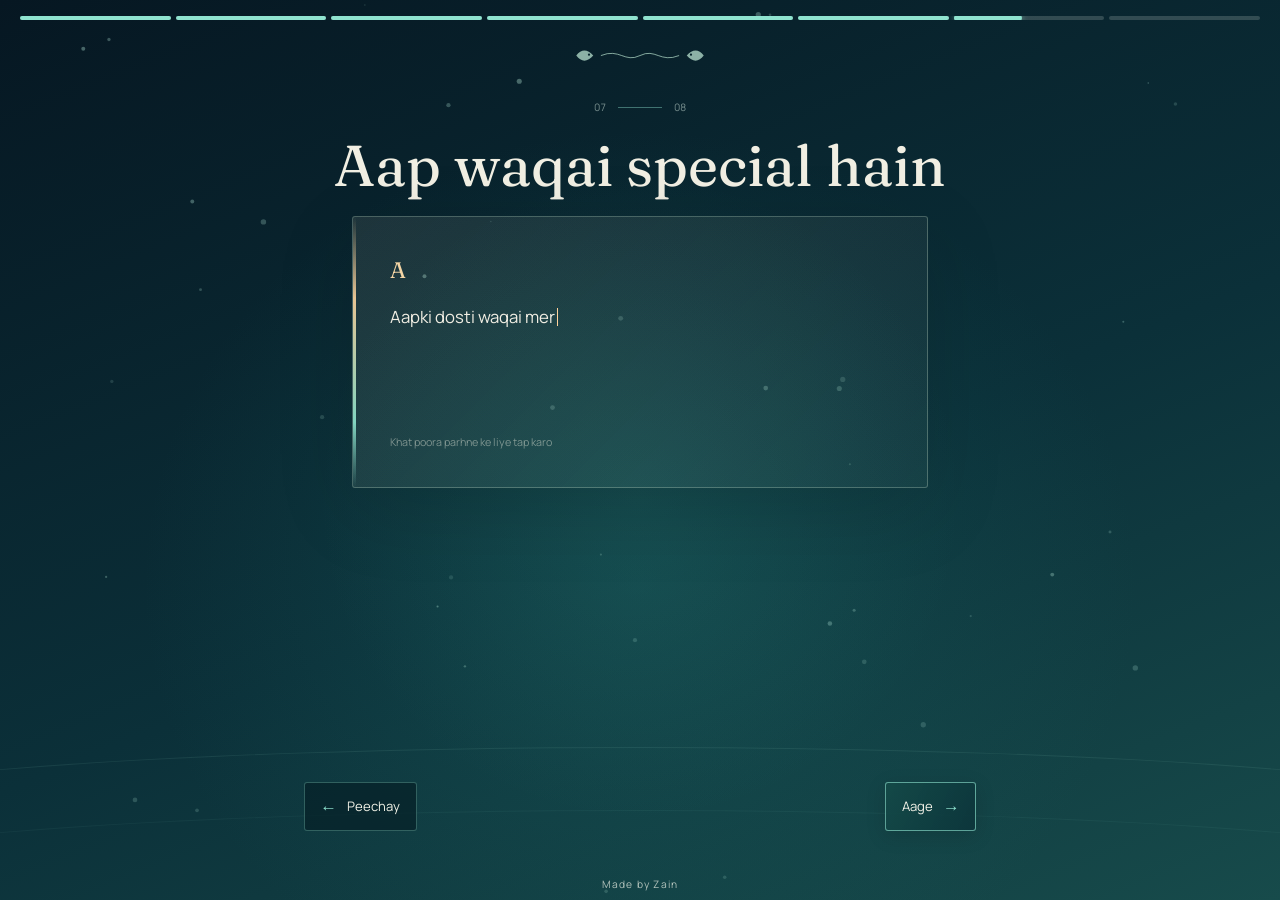
<file: story/dosti/index.html>
<!DOCTYPE html><html lang="ur-Latn" class="-t_XPW_variable IZyiAa_variable"><head><meta charSet="utf-8"/><meta name="viewport" content="width=device-width, initial-scale=1"/><link rel="preload" href="/_next/static/media/fraunces_latin-s.p.1v4l5w6-86t-v.woff2" as="font" crossorigin="" type="font/woff2"/><link rel="preload" href="/_next/static/media/manrope_latin-s.p.1p_a2k8qd5zhp.woff2" as="font" crossorigin="" type="font/woff2"/><link rel="stylesheet" href="/_next/static/chunks/1b54a8v8afxjr.css" data-precedence="next"/><link rel="preload" as="script" fetchPriority="low" href="/_next/static/chunks/12jg43355bbw3.js"/><script src="/_next/static/chunks/1ai8gtzvn4_07.js" async=""></script><script src="/_next/static/chunks/2khxl0v1q4i6n.js" async=""></script><script src="/_next/static/chunks/turbopack-3-ry682tkyiqk.js" async=""></script><script src="/_next/static/chunks/42onvq6nokjl2.js" async=""></script><script src="/_next/static/chunks/1mqk4-k4kmjt7.js" async=""></script><script src="/_next/static/chunks/20ww3j3x88ij_.js" async=""></script><title>The Tide Between Us</title><meta name="description" content="Ek chhoti si baat dil se kehni thi."/><meta name="robots" content="noindex, nofollow"/><meta name="next-size-adjust" content=""/><script src="/_next/static/chunks/0cz1d0mv5g_q7.js" noModule=""></script></head><body><div hidden=""><!--$--><!--/$--></div><main class="story-stage" aria-label="The Tide Between Us - Abiha"><div class="ambient-glow" aria-hidden="true"></div><div class="moon" aria-hidden="true"></div><canvas class="bubble-canvas" aria-hidden="true"></canvas><div class="story-progress" aria-label="Kahani ka safar"><button class="progress-segment" aria-label="Safha 1: Abiha"><span style="transform:scaleX(1)"></span></button><button class="progress-segment" aria-label="Safha 2: Abiha,"><span style="transform:scaleX(1)"></span></button><button class="progress-segment" aria-label="Safha 3: Meri baat ulajh gayi thi"><span style="transform:scaleX(1)"></span></button><button class="progress-segment" aria-label="Safha 4: Aapke baare mein"><span style="transform:scaleX(1)"></span></button><button class="progress-segment" aria-label="Safha 5: Teen chhote waaday"><span style="transform:scaleX(1)"></span></button><button class="progress-segment" aria-label="Safha 6: Sorry, dil se"><span style="transform:scaleX(1)"></span></button><button class="progress-segment" aria-label="Safha 7: Aap waqai special hain" aria-current="step"><span style="transform:scaleX(0.45)"></span></button><button class="progress-segment" aria-label="Safha 8: Ab aap batayein"><span style="transform:scaleX(0)"></span></button></div><div class="ambient-fish" aria-hidden="true"><svg viewBox="0 0 160 46"><path d="M34 23 C56 14 62 32 80 23 C98 14 104 32 126 23"></path><path d="M25 23c-7-8-14-8-20 0 6 8 13 8 20 0Zm110 0c7-8 14-8 20 0-6 8-13 8-20 0Z"></path><circle cx="20" cy="22" r="1.3"></circle><circle cx="140" cy="22" r="1.3"></circle></svg></div><div class="story-viewport"><div class="story-page" style="opacity:1;clip-path:circle(150vmax at 0px 0px);transform:none"><section class="chapter chapter-letter" aria-labelledby="chapter-title"><div class="chapter-content"><div class="chapter-kicker"><span>07</span><span class="kicker-line"></span><span>08</span></div><h1 id="chapter-title" class="chapter-title" aria-label="Aap waqai special hain" style="opacity:1;filter:blur(0px);transform:none">Aap waqai special hain</h1><button class="letter-sheet" type="button" aria-label="Khat poora parhne ke liye tap karo"><span class="letter-mark" aria-hidden="true">A</span><span class="letter-copy" aria-live="polite"><span class="typing-caret" aria-hidden="true"></span></span><span class="letter-hint">Khat poora parhne ke liye tap karo</span></button><nav class="chapter-navigation" aria-label="Kahani ke safhon ki navigation"><button class="previous-chapter" type="button" tabindex="0"><span aria-hidden="true">←</span><span>Peechay</span></button><button class="next-chapter" type="button" tabindex="0"><span>Aage</span><span aria-hidden="true">→</span></button></nav></div></section><!--$--><!--/$--></div></div><div class="made-by">Made by Zain</div></main><script id="_R_">(globalThis["TURBOPACK"] || (globalThis["TURBOPACK"] = [])).push({"otherChunks":["static/chunks/12jg43355bbw3.js","static/chunks/1ai8gtzvn4_07.js","static/chunks/2khxl0v1q4i6n.js"],"runtimeModuleIds":[94553]});</script><script src="/_next/static/chunks/12jg43355bbw3.js" async=""></script><script>(self.__next_f=self.__next_f||[]).push([0])</script><script>self.__next_f.push([1,"1:\"$Sreact.fragment\"\n2:\"/_next/static/chunks/42onvq6nokjl2.js\"\n3:\"/_next/static/chunks/1mqk4-k4kmjt7.js\"\n4:I[93630,[\"$2\",\"$3\"],\"default\"]\n5:I[39756,[\"$2\",\"$3\"],\"default\"]\n6:I[37457,[\"$2\",\"$3\"],\"default\"]\nc:I[97367,[\"$2\",\"$3\"],\"OutletBoundary\"]\nd:\"$Sreact.suspense\"\nf:\"ViewportBoundary\"\n10:I[97367,[\"$2\",\"$3\"],\"$f\"]\n12:\"MetadataBoundary\"\n13:I[97367,[\"$2\",\"$3\"],\"$12\"]\n15:I[68027,[\"$2\",\"$3\"],\"default\",1]\n:HL[\"/_next/static/chunks/1b54a8v8afxjr.css\",\"style\"]\n:HL[\"/_next/static/media/fraunces_latin-s.p.1v4l5w6-86t-v.woff2\",\"font\",{\"crossOrigin\":\"\",\"type\":\"font/woff2\"}]\n:HL[\"/_next/static/media/manrope_latin-s.p.1p_a2k8qd5zhp.woff2\",\"font\",{\"crossOrigin\":\"\",\"type\":\"font/woff2\"}]\n8:X\na:[[\"children\",{\"s\":\"__PAGE__\",\"h\":512,\"d\":{\"r\":[\"$\",\"$1\",\"c\",{\"children\":[\"$Lb\",[[\"$\",\"script\",\"script-0\",{\"src\":\"/_next/static/chunks/20ww3j3x88ij_.js\",\"async\":true,\"nonce\":\"$undefined\"}]],[\"$\",\"$Lc\",null,{\"children\":[\"$\",\"$d\",null,{\"name\":\"Next.MetadataOutlet\",\"children\":\"$@e\"}]}]]}],\"p\":false,\"v\":null}}]]\n9:[[\"children\",{\"s\":{\"n\":\"chapter\",\"t\":\"d\",\"k\":\"dosti\",\"s\":[]},\"h\":66048,\"d\":{\"r\":[\"$\",\"$1\",\"c\",{\"children\":[null,[\"$\",\"$L5\",null,{\"parallelRouterKey\":\"children\",\"error\":\"$undefined\",\"errorStyles\":\"$undefined\",\"errorScripts\":\"$undefined\",\"template\":[\"$\",\"$L6\",null,{}],\"templateStyles\":\"$undefined\",\"templateScripts\":\"$undefined\",\"notFound\":\"$undefined\",\"forbidden\":\"$undefined\",\"unauthorized\":\"$undefined\"}]]}],\"p\":false,\"v\":\"$8\"},\"c\":\"$Qa\"}]]\n7:[[\"children\",{\"s\":\"story\",\"h\":131584,\"d\":{\"r\":[\"$\",\"$1\",\"c\",{\"children\":[null,[\"$\",\"$L5\",null,{\"parallelRouterKey\":\"children\",\"error\":\"$undefined\",\"errorStyles\":\"$undefined\",\"errorScripts\":\"$undefined\",\"template\":[\"$\",\"$L6\",null,{}],\"templateStyles\":\"$undefined\",\"templateScripts\":\"$undefined\",\"notFound\":\"$undefined\",\"forbidden\":\"$undefined\",\"unauthorized\":\"$undefined\"}]]}],\"p\":false,\"v\":\"$8\"},\"c\":\"$Q9\"}]]\n0:{\"P\":null,\"c\":[\"\",\"story\",\"dosti\",\"\"],\"q\":\"\",\"i\":false,\"t\":{\"t\":{\"s\":\"\",\"h\":131600,\"d\":{\"r\":[\"$\",\"$1\",\"c\",{\"children\":[[[\"$\",\"link\",\"0\",{\"rel\":\"stylesheet\",\"href\":\"/_next/static/chunks/1b54a8v8afxjr.css\",\"precedence\":\"next\",\"crossOrigin\":\"$undefined\",\"nonce\":\"$undefined\"}],[\"$\",\"script\",\"script-0\",{\"src\":\"/_next/static/chunks/42onvq6nokjl2.js\",\"async\":true,\"nonce\":\"$undefined\"}],[\"$\",\"script\",\"script-1\",{\"src\":\"/_next/static/chunks/1mqk4-k4kmjt7.js\",\"async\":true,\"nonce\":\"$undefined\"}]],[\"$\",\"html\",null,{\"lang\":\"ur-Latn\",\"className\":\"-t_XPW_variable IZyiAa_variable\",\"children\":[\"$\",\"body\",null,{\"children\":[\"$\",\"$L4\",null,{\"children\":[\"$\",\"$L5\",null,{\"parallelRouterKey\":\"children\",\"error\":\"$undefined\",\"errorStyles\":\"$undefined\",\"errorScripts\":\"$undefined\",\"template\":[\"$\",\"$L6\",null,{}],\"templateStyles\":\"$undefined\",\"templateScripts\":\"$undefined\",\"notFound\":[[[\"$\",\"title\",null,{\"children\":\"404: This page could not be found.\"}],[\"$\",\"div\",null,{\"style\":{\"fontFamily\":\"system-ui,\\\"Segoe UI\\\",Roboto,Helvetica,Arial,sans-serif,\\\"Apple Color Emoji\\\",\\\"Segoe UI Emoji\\\"\",\"height\":\"100vh\",\"textAlign\":\"center\",\"display\":\"flex\",\"flexDirection\":\"column\",\"alignItems\":\"center\",\"justifyContent\":\"center\"},\"children\":[\"$\",\"div\",null,{\"children\":[[\"$\",\"style\",null,{\"dangerouslySetInnerHTML\":{\"__html\":\"body{color:#000;background:#fff;margin:0}.next-error-h1{border-right:1px solid rgba(0,0,0,.3)}@media (prefers-color-scheme:dark){body{color:#fff;background:#000}.next-error-h1{border-right:1px solid rgba(255,255,255,.3)}}\"}}],[\"$\",\"h1\",null,{\"className\":\"next-error-h1\",\"style\":{\"display\":\"inline-block\",\"margin\":\"0 20px 0 0\",\"padding\":\"0 23px 0 0\",\"fontSize\":24,\"fontWeight\":500,\"verticalAlign\":\"top\",\"lineHeight\":\"49px\"},\"children\":404}],[\"$\",\"div\",null,{\"style\":{\"display\":\"inline-block\"},\"children\":[\"$\",\"h2\",null,{\"style\":{\"fontSize\":14,\"fontWeight\":400,\"lineHeight\":\"49px\",\"margin\":0},\"children\":\"This page could not be found.\"}]}]]}]}]],[]],\"forbidden\":\"$undefined\",\"unauthorized\":\"$undefined\"}]}]}]}]]}],\"p\":false,\"v\":null},\"c\":\"$Q7\"},\"h\":{\"r\":[\"$\",\"$1\",\"h\",{\"children\":[null,[\"$\",\"$L10\",null,{\"children\":\"$L11\"}],[\"$\",\"$L13\",null,{\"children\":[[\"$\",\"div\",null,{\"hidden\":true,\"children\":[\"$\",\"$d\",null,{\"name\":\"Next.Metadata\",\"children\":\"$L14\"}]}],null]}],[\"$\",\"meta\",null,{\"name\":\"next-size-adjust\",\"content\":\"\"}]]}],\"p\":false,\"v\":null}},\"m\":\"$undefined\",\"G\":[\"$15\",[[\"$\",\"link\",\"0\",{\"rel\":\"stylesheet\",\"href\":\"/_next/static/chunks/1b54a8v8afxjr.css\",\"precedence\":\"next\",\"crossOrigin\":\"$undefined\",\"nonce\":\"$undefined\"}]]],\"S\":true,\"r\":\"$undefined\",\"s\":\"$undefined\",\"a\":\"$undefined\",\"l\":\"$undefined\",\"p\":\"$undefined\",\"d\":\"$undefined\",\"b\":\"glZR3CwOg3PhjJI3FzEGQ\"}\n16:\"/_next/static/chunks/20ww3j3x88ij_.js\"\n17:I[87826,[\"$2\",\"$3\",\"$16\"],\"default\"]\n8:C\nb:[\"$\",\"$L17\",null,{\"chapter\":{\"slug\":\"dosti\",\"kind\":\"letter\",\"title\":\"Aap waqai special hain\",\"letter\":\"Aapki dosti waqai mere liye bohot special hai. Aapki space aur choice ki izzat hai. Reply ki koi jaldi nahi.\"},\"index\":6}]\n11:[[\"$\",\"meta\",\"0\",{\"charSet\":\"utf-8\"}],[\"$\",\"meta\",\"1\",{\"name\":\"viewport\",\"content\":\"width=device-width, initial-scale=1\"}]]\ne:null\n14:[[\"$\",\"title\",\"0\",{\"children\":\"The Tide Between Us\"}],[\"$\",\"meta\",\"1\",{\"name\":\"description\",\"content\":\"Ek chhoti si baat dil se kehni thi.\"}],[\"$\",\"meta\",\"2\",{\"name\":\"robots\",\"content\":\"noindex, nofollow\"}]]\n"])</script></body></html>
</file>
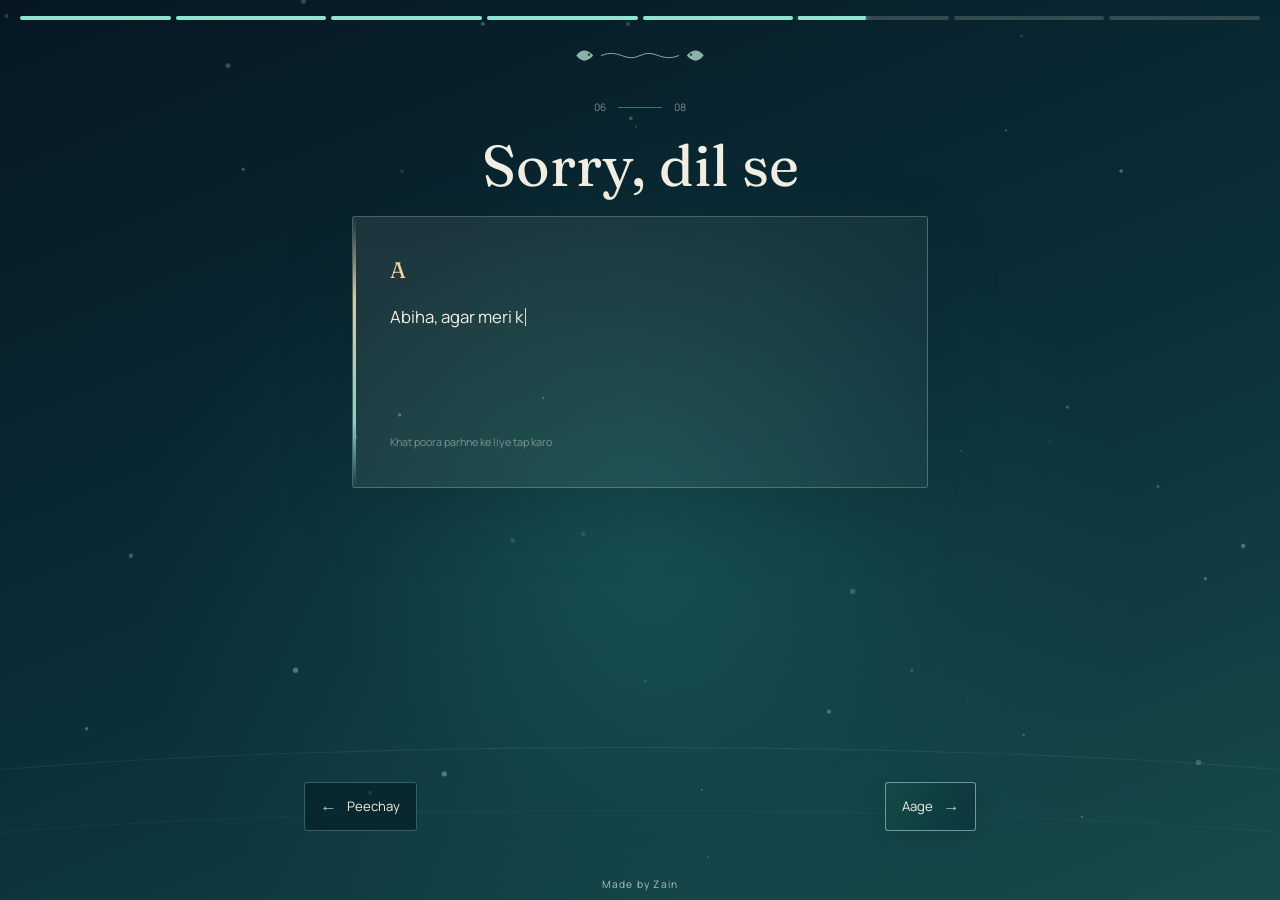
<file: story/khat/index.html>
<!DOCTYPE html><html lang="ur-Latn" class="-t_XPW_variable IZyiAa_variable"><head><meta charSet="utf-8"/><meta name="viewport" content="width=device-width, initial-scale=1"/><link rel="preload" href="/_next/static/media/fraunces_latin-s.p.1v4l5w6-86t-v.woff2" as="font" crossorigin="" type="font/woff2"/><link rel="preload" href="/_next/static/media/manrope_latin-s.p.1p_a2k8qd5zhp.woff2" as="font" crossorigin="" type="font/woff2"/><link rel="stylesheet" href="/_next/static/chunks/1b54a8v8afxjr.css" data-precedence="next"/><link rel="preload" as="script" fetchPriority="low" href="/_next/static/chunks/12jg43355bbw3.js"/><script src="/_next/static/chunks/1ai8gtzvn4_07.js" async=""></script><script src="/_next/static/chunks/2khxl0v1q4i6n.js" async=""></script><script src="/_next/static/chunks/turbopack-3-ry682tkyiqk.js" async=""></script><script src="/_next/static/chunks/42onvq6nokjl2.js" async=""></script><script src="/_next/static/chunks/1mqk4-k4kmjt7.js" async=""></script><script src="/_next/static/chunks/20ww3j3x88ij_.js" async=""></script><title>The Tide Between Us</title><meta name="description" content="Ek chhoti si baat dil se kehni thi."/><meta name="robots" content="noindex, nofollow"/><meta name="next-size-adjust" content=""/><script src="/_next/static/chunks/0cz1d0mv5g_q7.js" noModule=""></script></head><body><div hidden=""><!--$--><!--/$--></div><main class="story-stage" aria-label="The Tide Between Us - Abiha"><div class="ambient-glow" aria-hidden="true"></div><div class="moon" aria-hidden="true"></div><canvas class="bubble-canvas" aria-hidden="true"></canvas><div class="story-progress" aria-label="Kahani ka safar"><button class="progress-segment" aria-label="Safha 1: Abiha"><span style="transform:scaleX(1)"></span></button><button class="progress-segment" aria-label="Safha 2: Abiha,"><span style="transform:scaleX(1)"></span></button><button class="progress-segment" aria-label="Safha 3: Meri baat ulajh gayi thi"><span style="transform:scaleX(1)"></span></button><button class="progress-segment" aria-label="Safha 4: Aapke baare mein"><span style="transform:scaleX(1)"></span></button><button class="progress-segment" aria-label="Safha 5: Teen chhote waaday"><span style="transform:scaleX(1)"></span></button><button class="progress-segment" aria-label="Safha 6: Sorry, dil se" aria-current="step"><span style="transform:scaleX(0.45)"></span></button><button class="progress-segment" aria-label="Safha 7: Aap waqai special hain"><span style="transform:scaleX(0)"></span></button><button class="progress-segment" aria-label="Safha 8: Ab aap batayein"><span style="transform:scaleX(0)"></span></button></div><div class="ambient-fish" aria-hidden="true"><svg viewBox="0 0 160 46"><path d="M34 23 C56 14 62 32 80 23 C98 14 104 32 126 23"></path><path d="M25 23c-7-8-14-8-20 0 6 8 13 8 20 0Zm110 0c7-8 14-8 20 0-6 8-13 8-20 0Z"></path><circle cx="20" cy="22" r="1.3"></circle><circle cx="140" cy="22" r="1.3"></circle></svg></div><div class="story-viewport"><div class="story-page" style="opacity:1;clip-path:circle(150vmax at 0px 0px);transform:none"><section class="chapter chapter-letter" aria-labelledby="chapter-title"><div class="chapter-content"><div class="chapter-kicker"><span>06</span><span class="kicker-line"></span><span>08</span></div><h1 id="chapter-title" class="chapter-title" aria-label="Sorry, dil se" style="opacity:1;filter:blur(0px);transform:none">Sorry, dil se</h1><button class="letter-sheet" type="button" aria-label="Khat poora parhne ke liye tap karo"><span class="letter-mark" aria-hidden="true">A</span><span class="letter-copy" aria-live="polite"><span class="typing-caret" aria-hidden="true"></span></span><span class="letter-hint">Khat poora parhne ke liye tap karo</span></button><nav class="chapter-navigation" aria-label="Kahani ke safhon ki navigation"><button class="previous-chapter" type="button" tabindex="0"><span aria-hidden="true">←</span><span>Peechay</span></button><button class="next-chapter" type="button" tabindex="0"><span>Aage</span><span aria-hidden="true">→</span></button></nav></div></section><!--$--><!--/$--></div></div><div class="made-by">Made by Zain</div></main><script id="_R_">(globalThis["TURBOPACK"] || (globalThis["TURBOPACK"] = [])).push({"otherChunks":["static/chunks/12jg43355bbw3.js","static/chunks/1ai8gtzvn4_07.js","static/chunks/2khxl0v1q4i6n.js"],"runtimeModuleIds":[94553]});</script><script src="/_next/static/chunks/12jg43355bbw3.js" async=""></script><script>(self.__next_f=self.__next_f||[]).push([0])</script><script>self.__next_f.push([1,"1:\"$Sreact.fragment\"\n2:\"/_next/static/chunks/42onvq6nokjl2.js\"\n3:\"/_next/static/chunks/1mqk4-k4kmjt7.js\"\n4:I[93630,[\"$2\",\"$3\"],\"default\"]\n5:I[39756,[\"$2\",\"$3\"],\"default\"]\n6:I[37457,[\"$2\",\"$3\"],\"default\"]\nc:I[97367,[\"$2\",\"$3\"],\"OutletBoundary\"]\nd:\"$Sreact.suspense\"\nf:\"ViewportBoundary\"\n10:I[97367,[\"$2\",\"$3\"],\"$f\"]\n12:\"MetadataBoundary\"\n13:I[97367,[\"$2\",\"$3\"],\"$12\"]\n15:I[68027,[\"$2\",\"$3\"],\"default\",1]\n:HL[\"/_next/static/chunks/1b54a8v8afxjr.css\",\"style\"]\n:HL[\"/_next/static/media/fraunces_latin-s.p.1v4l5w6-86t-v.woff2\",\"font\",{\"crossOrigin\":\"\",\"type\":\"font/woff2\"}]\n:HL[\"/_next/static/media/manrope_latin-s.p.1p_a2k8qd5zhp.woff2\",\"font\",{\"crossOrigin\":\"\",\"type\":\"font/woff2\"}]\n8:X\na:[[\"children\",{\"s\":\"__PAGE__\",\"h\":512,\"d\":{\"r\":[\"$\",\"$1\",\"c\",{\"children\":[\"$Lb\",[[\"$\",\"script\",\"script-0\",{\"src\":\"/_next/static/chunks/20ww3j3x88ij_.js\",\"async\":true,\"nonce\":\"$undefined\"}]],[\"$\",\"$Lc\",null,{\"children\":[\"$\",\"$d\",null,{\"name\":\"Next.MetadataOutlet\",\"children\":\"$@e\"}]}]]}],\"p\":false,\"v\":null}}]]\n9:[[\"children\",{\"s\":{\"n\":\"chapter\",\"t\":\"d\",\"k\":\"khat\",\"s\":[]},\"h\":66048,\"d\":{\"r\":[\"$\",\"$1\",\"c\",{\"children\":[null,[\"$\",\"$L5\",null,{\"parallelRouterKey\":\"children\",\"error\":\"$undefined\",\"errorStyles\":\"$undefined\",\"errorScripts\":\"$undefined\",\"template\":[\"$\",\"$L6\",null,{}],\"templateStyles\":\"$undefined\",\"templateScripts\":\"$undefined\",\"notFound\":\"$undefined\",\"forbidden\":\"$undefined\",\"unauthorized\":\"$undefined\"}]]}],\"p\":false,\"v\":\"$8\"},\"c\":\"$Qa\"}]]\n7:[[\"children\",{\"s\":\"story\",\"h\":131584,\"d\":{\"r\":[\"$\",\"$1\",\"c\",{\"children\":[null,[\"$\",\"$L5\",null,{\"parallelRouterKey\":\"children\",\"error\":\"$undefined\",\"errorStyles\":\"$undefined\",\"errorScripts\":\"$undefined\",\"template\":[\"$\",\"$L6\",null,{}],\"templateStyles\":\"$undefined\",\"templateScripts\":\"$undefined\",\"notFound\":\"$undefined\",\"forbidden\":\"$undefined\",\"unauthorized\":\"$undefined\"}]]}],\"p\":false,\"v\":\"$8\"},\"c\":\"$Q9\"}]]\n0:{\"P\":null,\"c\":[\"\",\"story\",\"khat\",\"\"],\"q\":\"\",\"i\":false,\"t\":{\"t\":{\"s\":\"\",\"h\":131600,\"d\":{\"r\":[\"$\",\"$1\",\"c\",{\"children\":[[[\"$\",\"link\",\"0\",{\"rel\":\"stylesheet\",\"href\":\"/_next/static/chunks/1b54a8v8afxjr.css\",\"precedence\":\"next\",\"crossOrigin\":\"$undefined\",\"nonce\":\"$undefined\"}],[\"$\",\"script\",\"script-0\",{\"src\":\"/_next/static/chunks/42onvq6nokjl2.js\",\"async\":true,\"nonce\":\"$undefined\"}],[\"$\",\"script\",\"script-1\",{\"src\":\"/_next/static/chunks/1mqk4-k4kmjt7.js\",\"async\":true,\"nonce\":\"$undefined\"}]],[\"$\",\"html\",null,{\"lang\":\"ur-Latn\",\"className\":\"-t_XPW_variable IZyiAa_variable\",\"children\":[\"$\",\"body\",null,{\"children\":[\"$\",\"$L4\",null,{\"children\":[\"$\",\"$L5\",null,{\"parallelRouterKey\":\"children\",\"error\":\"$undefined\",\"errorStyles\":\"$undefined\",\"errorScripts\":\"$undefined\",\"template\":[\"$\",\"$L6\",null,{}],\"templateStyles\":\"$undefined\",\"templateScripts\":\"$undefined\",\"notFound\":[[[\"$\",\"title\",null,{\"children\":\"404: This page could not be found.\"}],[\"$\",\"div\",null,{\"style\":{\"fontFamily\":\"system-ui,\\\"Segoe UI\\\",Roboto,Helvetica,Arial,sans-serif,\\\"Apple Color Emoji\\\",\\\"Segoe UI Emoji\\\"\",\"height\":\"100vh\",\"textAlign\":\"center\",\"display\":\"flex\",\"flexDirection\":\"column\",\"alignItems\":\"center\",\"justifyContent\":\"center\"},\"children\":[\"$\",\"div\",null,{\"children\":[[\"$\",\"style\",null,{\"dangerouslySetInnerHTML\":{\"__html\":\"body{color:#000;background:#fff;margin:0}.next-error-h1{border-right:1px solid rgba(0,0,0,.3)}@media (prefers-color-scheme:dark){body{color:#fff;background:#000}.next-error-h1{border-right:1px solid rgba(255,255,255,.3)}}\"}}],[\"$\",\"h1\",null,{\"className\":\"next-error-h1\",\"style\":{\"display\":\"inline-block\",\"margin\":\"0 20px 0 0\",\"padding\":\"0 23px 0 0\",\"fontSize\":24,\"fontWeight\":500,\"verticalAlign\":\"top\",\"lineHeight\":\"49px\"},\"children\":404}],[\"$\",\"div\",null,{\"style\":{\"display\":\"inline-block\"},\"children\":[\"$\",\"h2\",null,{\"style\":{\"fontSize\":14,\"fontWeight\":400,\"lineHeight\":\"49px\",\"margin\":0},\"children\":\"This page could not be found.\"}]}]]}]}]],[]],\"forbidden\":\"$undefined\",\"unauthorized\":\"$undefined\"}]}]}]}]]}],\"p\":false,\"v\":null},\"c\":\"$Q7\"},\"h\":{\"r\":[\"$\",\"$1\",\"h\",{\"children\":[null,[\"$\",\"$L10\",null,{\"children\":\"$L11\"}],[\"$\",\"$L13\",null,{\"children\":[[\"$\",\"div\",null,{\"hidden\":true,\"children\":[\"$\",\"$d\",null,{\"name\":\"Next.Metadata\",\"children\":\"$L14\"}]}],null]}],[\"$\",\"meta\",null,{\"name\":\"next-size-adjust\",\"content\":\"\"}]]}],\"p\":false,\"v\":null}},\"m\":\"$undefined\",\"G\":[\"$15\",[[\"$\",\"link\",\"0\",{\"rel\":\"stylesheet\",\"href\":\"/_next/static/chunks/1b54a8v8afxjr.css\",\"precedence\":\"next\",\"crossOrigin\":\"$undefined\",\"nonce\":\"$undefined\"}]]],\"S\":true,\"r\":\"$undefined\",\"s\":\"$undefined\",\"a\":\"$undefined\",\"l\":\"$undefined\",\"p\":\"$undefined\",\"d\":\"$undefined\",\"b\":\"glZR3CwOg3PhjJI3FzEGQ\"}\n16:\"/_next/static/chunks/20ww3j3x88ij_.js\"\n17:I[87826,[\"$2\",\"$3\",\"$16\"],\"default\"]\n8:C\nb:[\"$\",\"$L17\",null,{\"chapter\":{\"slug\":\"khat\",\"kind\":\"letter\",\"title\":\"Sorry, dil se\",\"letter\":\"Abiha, agar meri kisi baat se aapko bura laga ho, to mujhe dil se afsos hai. Main aapko samajhna chahta hoon, behas karna nahi.\"},\"index\":5}]\n11:[[\"$\",\"meta\",\"0\",{\"charSet\":\"utf-8\"}],[\"$\",\"meta\",\"1\",{\"name\":\"viewport\",\"content\":\"width=device-width, initial-scale=1\"}]]\ne:null\n14:[[\"$\",\"title\",\"0\",{\"children\":\"The Tide Between Us\"}],[\"$\",\"meta\",\"1\",{\"name\":\"description\",\"content\":\"Ek chhoti si baat dil se kehni thi.\"}],[\"$\",\"meta\",\"2\",{\"name\":\"robots\",\"content\":\"noindex, nofollow\"}]]\n"])</script></body></html>
</file>
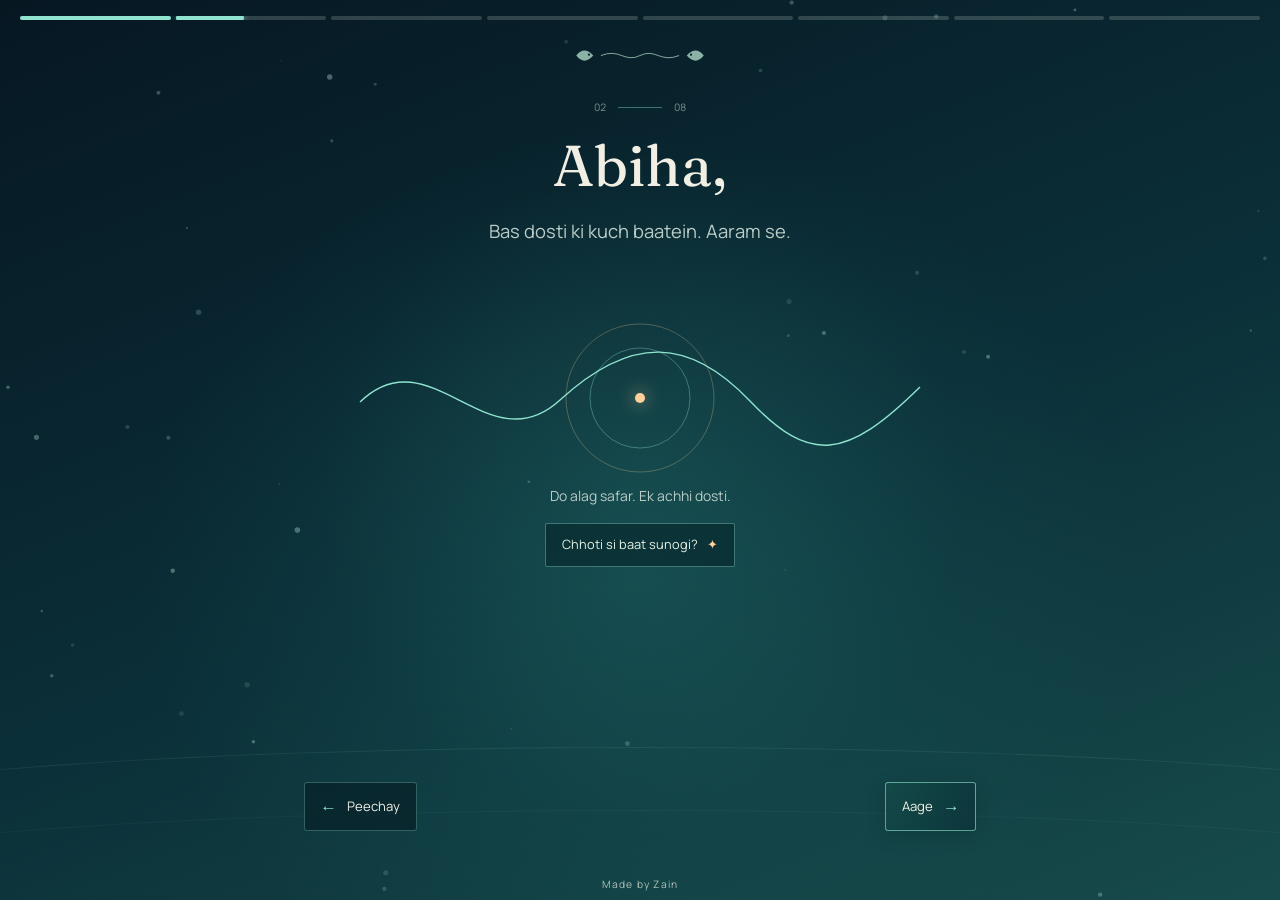
<file: story/naam/index.html>
<!DOCTYPE html><html lang="ur-Latn" class="-t_XPW_variable IZyiAa_variable"><head><meta charSet="utf-8"/><meta name="viewport" content="width=device-width, initial-scale=1"/><link rel="preload" href="/_next/static/media/fraunces_latin-s.p.1v4l5w6-86t-v.woff2" as="font" crossorigin="" type="font/woff2"/><link rel="preload" href="/_next/static/media/manrope_latin-s.p.1p_a2k8qd5zhp.woff2" as="font" crossorigin="" type="font/woff2"/><link rel="stylesheet" href="/_next/static/chunks/1b54a8v8afxjr.css" data-precedence="next"/><link rel="preload" as="script" fetchPriority="low" href="/_next/static/chunks/12jg43355bbw3.js"/><script src="/_next/static/chunks/1ai8gtzvn4_07.js" async=""></script><script src="/_next/static/chunks/2khxl0v1q4i6n.js" async=""></script><script src="/_next/static/chunks/turbopack-3-ry682tkyiqk.js" async=""></script><script src="/_next/static/chunks/42onvq6nokjl2.js" async=""></script><script src="/_next/static/chunks/1mqk4-k4kmjt7.js" async=""></script><script src="/_next/static/chunks/20ww3j3x88ij_.js" async=""></script><title>The Tide Between Us</title><meta name="description" content="Ek chhoti si baat dil se kehni thi."/><meta name="robots" content="noindex, nofollow"/><meta name="next-size-adjust" content=""/><script src="/_next/static/chunks/0cz1d0mv5g_q7.js" noModule=""></script></head><body><div hidden=""><!--$--><!--/$--></div><main class="story-stage" aria-label="The Tide Between Us - Abiha"><div class="ambient-glow" aria-hidden="true"></div><div class="moon" aria-hidden="true"></div><canvas class="bubble-canvas" aria-hidden="true"></canvas><div class="story-progress" aria-label="Kahani ka safar"><button class="progress-segment" aria-label="Safha 1: Abiha"><span style="transform:scaleX(1)"></span></button><button class="progress-segment" aria-label="Safha 2: Abiha," aria-current="step"><span style="transform:scaleX(0.45)"></span></button><button class="progress-segment" aria-label="Safha 3: Meri baat ulajh gayi thi"><span style="transform:scaleX(0)"></span></button><button class="progress-segment" aria-label="Safha 4: Aapke baare mein"><span style="transform:scaleX(0)"></span></button><button class="progress-segment" aria-label="Safha 5: Teen chhote waaday"><span style="transform:scaleX(0)"></span></button><button class="progress-segment" aria-label="Safha 6: Sorry, dil se"><span style="transform:scaleX(0)"></span></button><button class="progress-segment" aria-label="Safha 7: Aap waqai special hain"><span style="transform:scaleX(0)"></span></button><button class="progress-segment" aria-label="Safha 8: Ab aap batayein"><span style="transform:scaleX(0)"></span></button></div><div class="ambient-fish" aria-hidden="true"><svg viewBox="0 0 160 46"><path d="M34 23 C56 14 62 32 80 23 C98 14 104 32 126 23"></path><path d="M25 23c-7-8-14-8-20 0 6 8 13 8 20 0Zm110 0c7-8 14-8 20 0-6 8-13 8-20 0Z"></path><circle cx="20" cy="22" r="1.3"></circle><circle cx="140" cy="22" r="1.3"></circle></svg></div><div class="story-viewport"><div class="story-page" style="opacity:1;clip-path:circle(150vmax at 0px 0px);transform:none"><section class="chapter chapter-welcome" aria-labelledby="chapter-title"><div class="chapter-content"><div class="chapter-kicker"><span>02</span><span class="kicker-line"></span><span>08</span></div><h1 id="chapter-title" class="chapter-title" aria-label="Abiha," style="opacity:1;filter:blur(0px);transform:none">Abiha,</h1><p class="chapter-subtitle">Bas dosti ki kuch baatein. Aaram se.</p><div class="welcome-art"><svg viewBox="0 0 560 170" preserveAspectRatio="xMidYMid meet"><path class="welcome-tide" d="M0 90 C70 22 128 154 200 88 S330 26 390 89 486 148 560 75"></path><circle class="welcome-orbit" cx="280" cy="86" r="50"></circle><circle class="welcome-orbit welcome-orbit-two" cx="280" cy="86" r="74"></circle><circle class="welcome-star" cx="280" cy="86" r="5"></circle></svg><p aria-live="polite">Do alag safar. Ek achhi dosti.</p><button class="welcome-action" type="button" tabindex="0">Chhoti si baat sunogi?<span aria-hidden="true">✦</span></button></div><nav class="chapter-navigation" aria-label="Kahani ke safhon ki navigation"><button class="previous-chapter" type="button" tabindex="0"><span aria-hidden="true">←</span><span>Peechay</span></button><button class="next-chapter" type="button" tabindex="0"><span>Aage</span><span aria-hidden="true">→</span></button></nav></div></section><!--$--><!--/$--></div></div><div class="made-by">Made by Zain</div></main><script id="_R_">(globalThis["TURBOPACK"] || (globalThis["TURBOPACK"] = [])).push({"otherChunks":["static/chunks/12jg43355bbw3.js","static/chunks/1ai8gtzvn4_07.js","static/chunks/2khxl0v1q4i6n.js"],"runtimeModuleIds":[94553]});</script><script src="/_next/static/chunks/12jg43355bbw3.js" async=""></script><script>(self.__next_f=self.__next_f||[]).push([0])</script><script>self.__next_f.push([1,"1:\"$Sreact.fragment\"\n2:\"/_next/static/chunks/42onvq6nokjl2.js\"\n3:\"/_next/static/chunks/1mqk4-k4kmjt7.js\"\n4:I[93630,[\"$2\",\"$3\"],\"default\"]\n5:I[39756,[\"$2\",\"$3\"],\"default\"]\n6:I[37457,[\"$2\",\"$3\"],\"default\"]\nc:I[97367,[\"$2\",\"$3\"],\"OutletBoundary\"]\nd:\"$Sreact.suspense\"\nf:\"ViewportBoundary\"\n10:I[97367,[\"$2\",\"$3\"],\"$f\"]\n12:\"MetadataBoundary\"\n13:I[97367,[\"$2\",\"$3\"],\"$12\"]\n15:I[68027,[\"$2\",\"$3\"],\"default\",1]\n:HL[\"/_next/static/chunks/1b54a8v8afxjr.css\",\"style\"]\n:HL[\"/_next/static/media/fraunces_latin-s.p.1v4l5w6-86t-v.woff2\",\"font\",{\"crossOrigin\":\"\",\"type\":\"font/woff2\"}]\n:HL[\"/_next/static/media/manrope_latin-s.p.1p_a2k8qd5zhp.woff2\",\"font\",{\"crossOrigin\":\"\",\"type\":\"font/woff2\"}]\n8:X\na:[[\"children\",{\"s\":\"__PAGE__\",\"h\":512,\"d\":{\"r\":[\"$\",\"$1\",\"c\",{\"children\":[\"$Lb\",[[\"$\",\"script\",\"script-0\",{\"src\":\"/_next/static/chunks/20ww3j3x88ij_.js\",\"async\":true,\"nonce\":\"$undefined\"}]],[\"$\",\"$Lc\",null,{\"children\":[\"$\",\"$d\",null,{\"name\":\"Next.MetadataOutlet\",\"children\":\"$@e\"}]}]]}],\"p\":false,\"v\":null}}]]\n9:[[\"children\",{\"s\":{\"n\":\"chapter\",\"t\":\"d\",\"k\":\"naam\",\"s\":[]},\"h\":66048,\"d\":{\"r\":[\"$\",\"$1\",\"c\",{\"children\":[null,[\"$\",\"$L5\",null,{\"parallelRouterKey\":\"children\",\"error\":\"$undefined\",\"errorStyles\":\"$undefined\",\"errorScripts\":\"$undefined\",\"template\":[\"$\",\"$L6\",null,{}],\"templateStyles\":\"$undefined\",\"templateScripts\":\"$undefined\",\"notFound\":\"$undefined\",\"forbidden\":\"$undefined\",\"unauthorized\":\"$undefined\"}]]}],\"p\":false,\"v\":\"$8\"},\"c\":\"$Qa\"}]]\n7:[[\"children\",{\"s\":\"story\",\"h\":131584,\"d\":{\"r\":[\"$\",\"$1\",\"c\",{\"children\":[null,[\"$\",\"$L5\",null,{\"parallelRouterKey\":\"children\",\"error\":\"$undefined\",\"errorStyles\":\"$undefined\",\"errorScripts\":\"$undefined\",\"template\":[\"$\",\"$L6\",null,{}],\"templateStyles\":\"$undefined\",\"templateScripts\":\"$undefined\",\"notFound\":\"$undefined\",\"forbidden\":\"$undefined\",\"unauthorized\":\"$undefined\"}]]}],\"p\":false,\"v\":\"$8\"},\"c\":\"$Q9\"}]]\n0:{\"P\":null,\"c\":[\"\",\"story\",\"naam\",\"\"],\"q\":\"\",\"i\":false,\"t\":{\"t\":{\"s\":\"\",\"h\":131600,\"d\":{\"r\":[\"$\",\"$1\",\"c\",{\"children\":[[[\"$\",\"link\",\"0\",{\"rel\":\"stylesheet\",\"href\":\"/_next/static/chunks/1b54a8v8afxjr.css\",\"precedence\":\"next\",\"crossOrigin\":\"$undefined\",\"nonce\":\"$undefined\"}],[\"$\",\"script\",\"script-0\",{\"src\":\"/_next/static/chunks/42onvq6nokjl2.js\",\"async\":true,\"nonce\":\"$undefined\"}],[\"$\",\"script\",\"script-1\",{\"src\":\"/_next/static/chunks/1mqk4-k4kmjt7.js\",\"async\":true,\"nonce\":\"$undefined\"}]],[\"$\",\"html\",null,{\"lang\":\"ur-Latn\",\"className\":\"-t_XPW_variable IZyiAa_variable\",\"children\":[\"$\",\"body\",null,{\"children\":[\"$\",\"$L4\",null,{\"children\":[\"$\",\"$L5\",null,{\"parallelRouterKey\":\"children\",\"error\":\"$undefined\",\"errorStyles\":\"$undefined\",\"errorScripts\":\"$undefined\",\"template\":[\"$\",\"$L6\",null,{}],\"templateStyles\":\"$undefined\",\"templateScripts\":\"$undefined\",\"notFound\":[[[\"$\",\"title\",null,{\"children\":\"404: This page could not be found.\"}],[\"$\",\"div\",null,{\"style\":{\"fontFamily\":\"system-ui,\\\"Segoe UI\\\",Roboto,Helvetica,Arial,sans-serif,\\\"Apple Color Emoji\\\",\\\"Segoe UI Emoji\\\"\",\"height\":\"100vh\",\"textAlign\":\"center\",\"display\":\"flex\",\"flexDirection\":\"column\",\"alignItems\":\"center\",\"justifyContent\":\"center\"},\"children\":[\"$\",\"div\",null,{\"children\":[[\"$\",\"style\",null,{\"dangerouslySetInnerHTML\":{\"__html\":\"body{color:#000;background:#fff;margin:0}.next-error-h1{border-right:1px solid rgba(0,0,0,.3)}@media (prefers-color-scheme:dark){body{color:#fff;background:#000}.next-error-h1{border-right:1px solid rgba(255,255,255,.3)}}\"}}],[\"$\",\"h1\",null,{\"className\":\"next-error-h1\",\"style\":{\"display\":\"inline-block\",\"margin\":\"0 20px 0 0\",\"padding\":\"0 23px 0 0\",\"fontSize\":24,\"fontWeight\":500,\"verticalAlign\":\"top\",\"lineHeight\":\"49px\"},\"children\":404}],[\"$\",\"div\",null,{\"style\":{\"display\":\"inline-block\"},\"children\":[\"$\",\"h2\",null,{\"style\":{\"fontSize\":14,\"fontWeight\":400,\"lineHeight\":\"49px\",\"margin\":0},\"children\":\"This page could not be found.\"}]}]]}]}]],[]],\"forbidden\":\"$undefined\",\"unauthorized\":\"$undefined\"}]}]}]}]]}],\"p\":false,\"v\":null},\"c\":\"$Q7\"},\"h\":{\"r\":[\"$\",\"$1\",\"h\",{\"children\":[null,[\"$\",\"$L10\",null,{\"children\":\"$L11\"}],[\"$\",\"$L13\",null,{\"children\":[[\"$\",\"div\",null,{\"hidden\":true,\"children\":[\"$\",\"$d\",null,{\"name\":\"Next.Metadata\",\"children\":\"$L14\"}]}],null]}],[\"$\",\"meta\",null,{\"name\":\"next-size-adjust\",\"content\":\"\"}]]}],\"p\":false,\"v\":null}},\"m\":\"$undefined\",\"G\":[\"$15\",[[\"$\",\"link\",\"0\",{\"rel\":\"stylesheet\",\"href\":\"/_next/static/chunks/1b54a8v8afxjr.css\",\"precedence\":\"next\",\"crossOrigin\":\"$undefined\",\"nonce\":\"$undefined\"}]]],\"S\":true,\"r\":\"$undefined\",\"s\":\"$undefined\",\"a\":\"$undefined\",\"l\":\"$undefined\",\"p\":\"$undefined\",\"d\":\"$undefined\",\"b\":\"glZR3CwOg3PhjJI3FzEGQ\"}\n16:\"/_next/static/chunks/20ww3j3x88ij_.js\"\n17:I[87826,[\"$2\",\"$3\",\"$16\"],\"default\"]\n8:C\nb:[\"$\",\"$L17\",null,{\"chapter\":{\"slug\":\"naam\",\"kind\":\"welcome\",\"title\":\"Abiha,\",\"subtitle\":\"Bas dosti ki kuch baatein. Aaram se.\"},\"index\":1}]\n11:[[\"$\",\"meta\",\"0\",{\"charSet\":\"utf-8\"}],[\"$\",\"meta\",\"1\",{\"name\":\"viewport\",\"content\":\"width=device-width, initial-scale=1\"}]]\ne:null\n14:[[\"$\",\"title\",\"0\",{\"children\":\"The Tide Between Us\"}],[\"$\",\"meta\",\"1\",{\"name\":\"description\",\"content\":\"Ek chhoti si baat dil se kehni thi.\"}],[\"$\",\"meta\",\"2\",{\"name\":\"robots\",\"content\":\"noindex, nofollow\"}]]\n"])</script></body></html>
</file>
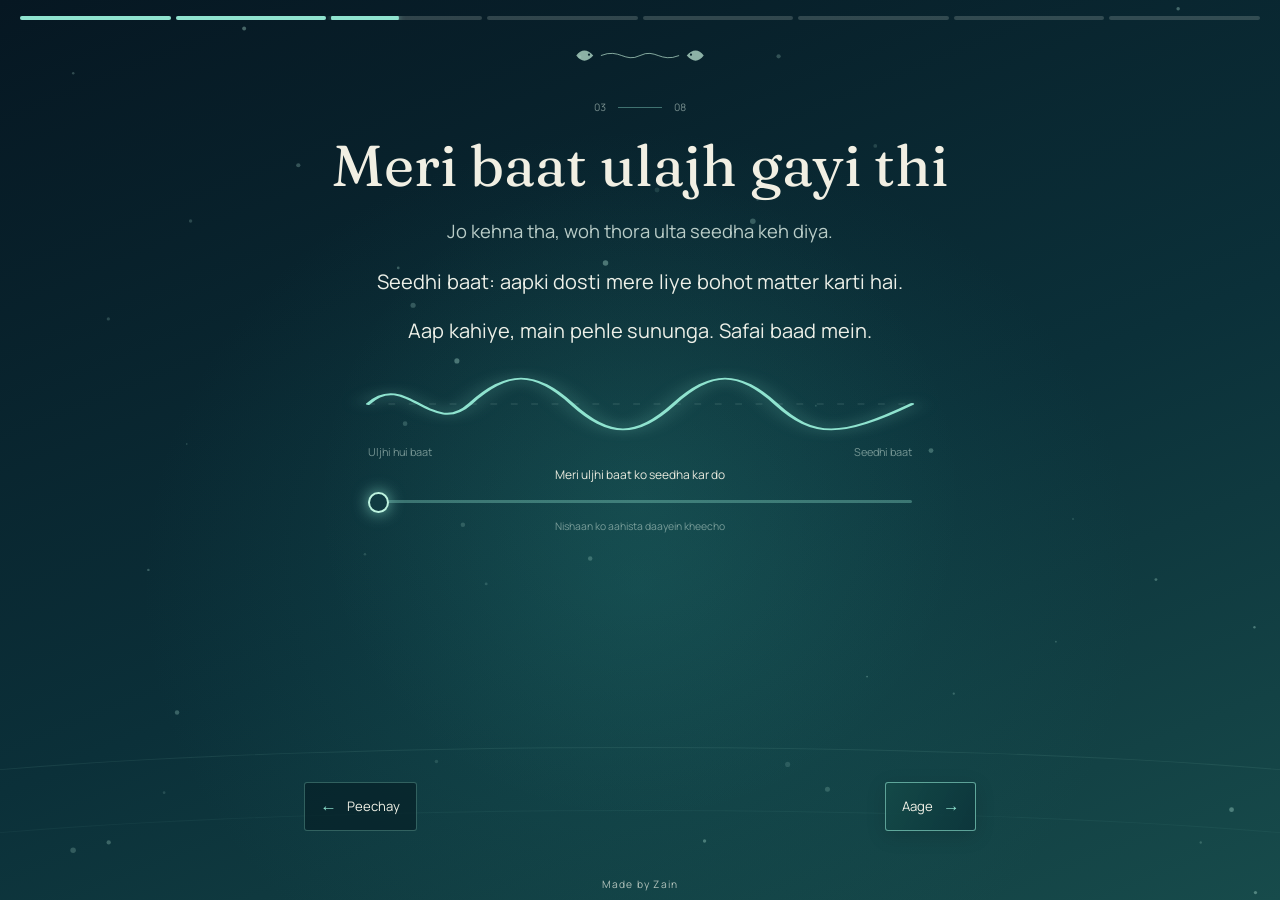
<file: story/samajh/index.html>
<!DOCTYPE html><html lang="ur-Latn" class="-t_XPW_variable IZyiAa_variable"><head><meta charSet="utf-8"/><meta name="viewport" content="width=device-width, initial-scale=1"/><link rel="preload" href="/_next/static/media/fraunces_latin-s.p.1v4l5w6-86t-v.woff2" as="font" crossorigin="" type="font/woff2"/><link rel="preload" href="/_next/static/media/manrope_latin-s.p.1p_a2k8qd5zhp.woff2" as="font" crossorigin="" type="font/woff2"/><link rel="stylesheet" href="/_next/static/chunks/1b54a8v8afxjr.css" data-precedence="next"/><link rel="preload" as="script" fetchPriority="low" href="/_next/static/chunks/12jg43355bbw3.js"/><script src="/_next/static/chunks/1ai8gtzvn4_07.js" async=""></script><script src="/_next/static/chunks/2khxl0v1q4i6n.js" async=""></script><script src="/_next/static/chunks/turbopack-3-ry682tkyiqk.js" async=""></script><script src="/_next/static/chunks/42onvq6nokjl2.js" async=""></script><script src="/_next/static/chunks/1mqk4-k4kmjt7.js" async=""></script><script src="/_next/static/chunks/20ww3j3x88ij_.js" async=""></script><title>The Tide Between Us</title><meta name="description" content="Ek chhoti si baat dil se kehni thi."/><meta name="robots" content="noindex, nofollow"/><meta name="next-size-adjust" content=""/><script src="/_next/static/chunks/0cz1d0mv5g_q7.js" noModule=""></script></head><body><div hidden=""><!--$--><!--/$--></div><main class="story-stage" aria-label="The Tide Between Us - Abiha"><div class="ambient-glow" aria-hidden="true"></div><div class="moon" aria-hidden="true"></div><canvas class="bubble-canvas" aria-hidden="true"></canvas><div class="story-progress" aria-label="Kahani ka safar"><button class="progress-segment" aria-label="Safha 1: Abiha"><span style="transform:scaleX(1)"></span></button><button class="progress-segment" aria-label="Safha 2: Abiha,"><span style="transform:scaleX(1)"></span></button><button class="progress-segment" aria-label="Safha 3: Meri baat ulajh gayi thi" aria-current="step"><span style="transform:scaleX(0.45)"></span></button><button class="progress-segment" aria-label="Safha 4: Aapke baare mein"><span style="transform:scaleX(0)"></span></button><button class="progress-segment" aria-label="Safha 5: Teen chhote waaday"><span style="transform:scaleX(0)"></span></button><button class="progress-segment" aria-label="Safha 6: Sorry, dil se"><span style="transform:scaleX(0)"></span></button><button class="progress-segment" aria-label="Safha 7: Aap waqai special hain"><span style="transform:scaleX(0)"></span></button><button class="progress-segment" aria-label="Safha 8: Ab aap batayein"><span style="transform:scaleX(0)"></span></button></div><div class="ambient-fish" aria-hidden="true"><svg viewBox="0 0 160 46"><path d="M34 23 C56 14 62 32 80 23 C98 14 104 32 126 23"></path><path d="M25 23c-7-8-14-8-20 0 6 8 13 8 20 0Zm110 0c7-8 14-8 20 0-6 8-13 8-20 0Z"></path><circle cx="20" cy="22" r="1.3"></circle><circle cx="140" cy="22" r="1.3"></circle></svg></div><div class="story-viewport"><div class="story-page" style="opacity:1;clip-path:inset(0% 0 0 0);transform:none"><section class="chapter chapter-reflection" aria-labelledby="chapter-title"><div class="chapter-content"><div class="chapter-kicker"><span>03</span><span class="kicker-line"></span><span>08</span></div><h1 id="chapter-title" class="chapter-title" aria-label="Meri baat ulajh gayi thi" style="opacity:1;filter:blur(0px);transform:none">Meri baat ulajh gayi thi</h1><p class="chapter-subtitle">Jo kehna tha, woh thora ulta seedha keh diya.</p><div class="reflection-experience"><div class="reflection-lines"><p class="chapter-line"><span style="margin-right:0.24em;opacity:1;filter:blur(0px);transform:none">Seedhi</span><span style="margin-right:0.24em;opacity:1;filter:blur(0px);transform:none">baat:</span><span style="margin-right:0.24em;opacity:1;filter:blur(0px);transform:none">aapki</span><span style="margin-right:0.24em;opacity:1;filter:blur(0px);transform:none">dosti</span><span style="margin-right:0.24em;opacity:1;filter:blur(0px);transform:none">mere</span><span style="margin-right:0.24em;opacity:1;filter:blur(0px);transform:none">liye</span><span style="margin-right:0.24em;opacity:1;filter:blur(0px);transform:none">bohot</span><span style="margin-right:0.24em;opacity:1;filter:blur(0px);transform:none">matter</span><span style="margin-right:0.24em;opacity:1;filter:blur(0px);transform:none">karti</span><span style="margin-right:0;opacity:1;filter:blur(0px);transform:none">hai.</span></p><p class="chapter-line"><span style="margin-right:0.24em;opacity:1;filter:blur(0px);transform:none">Aap</span><span style="margin-right:0.24em;opacity:1;filter:blur(0px);transform:none">kahiye,</span><span style="margin-right:0.24em;opacity:1;filter:blur(0px);transform:none">main</span><span style="margin-right:0.24em;opacity:1;filter:blur(0px);transform:none">pehle</span><span style="margin-right:0.24em;opacity:1;filter:blur(0px);transform:none">sununga.</span><span style="margin-right:0.24em;opacity:1;filter:blur(0px);transform:none">Safai</span><span style="margin-right:0.24em;opacity:1;filter:blur(0px);transform:none">baad</span><span style="margin-right:0;opacity:1;filter:blur(0px);transform:none">mein.</span></p><span class="reading-state" aria-live="polite"></span></div><div class="promise-challenge"><div class="wave-frame"><svg viewBox="0 0 320 104" preserveAspectRatio="none" aria-hidden="true"><path class="wave-track" d="M0 52H320"></path><path class="challenge-wave" d="M0 52 C22 8 38 96 60 52 S98 8 120 52 S158 96 180 52 S218 8 240 52 S278 96 320 52"></path></svg><div class="wave-labels"><span>Uljhi hui baat</span><span>Seedhi baat</span></div></div><label class="range-control"><span>Meri uljhi baat ko seedha kar do</span><input type="range" min="0" max="100" aria-label="Nishaan ko aahista daayein kheecho" value="0"/><span class="range-hint">Nishaan ko aahista daayein kheecho</span></label></div></div><nav class="chapter-navigation" aria-label="Kahani ke safhon ki navigation"><button class="previous-chapter" type="button" tabindex="0"><span aria-hidden="true">←</span><span>Peechay</span></button><button class="next-chapter" type="button" tabindex="0"><span>Aage</span><span aria-hidden="true">→</span></button></nav></div></section><!--$--><!--/$--></div></div><div class="made-by">Made by Zain</div></main><script id="_R_">(globalThis["TURBOPACK"] || (globalThis["TURBOPACK"] = [])).push({"otherChunks":["static/chunks/12jg43355bbw3.js","static/chunks/1ai8gtzvn4_07.js","static/chunks/2khxl0v1q4i6n.js"],"runtimeModuleIds":[94553]});</script><script src="/_next/static/chunks/12jg43355bbw3.js" async=""></script><script>(self.__next_f=self.__next_f||[]).push([0])</script><script>self.__next_f.push([1,"1:\"$Sreact.fragment\"\n2:\"/_next/static/chunks/42onvq6nokjl2.js\"\n3:\"/_next/static/chunks/1mqk4-k4kmjt7.js\"\n4:I[93630,[\"$2\",\"$3\"],\"default\"]\n5:I[39756,[\"$2\",\"$3\"],\"default\"]\n6:I[37457,[\"$2\",\"$3\"],\"default\"]\nc:I[97367,[\"$2\",\"$3\"],\"OutletBoundary\"]\nd:\"$Sreact.suspense\"\nf:\"ViewportBoundary\"\n10:I[97367,[\"$2\",\"$3\"],\"$f\"]\n12:\"MetadataBoundary\"\n13:I[97367,[\"$2\",\"$3\"],\"$12\"]\n15:I[68027,[\"$2\",\"$3\"],\"default\",1]\n:HL[\"/_next/static/chunks/1b54a8v8afxjr.css\",\"style\"]\n:HL[\"/_next/static/media/fraunces_latin-s.p.1v4l5w6-86t-v.woff2\",\"font\",{\"crossOrigin\":\"\",\"type\":\"font/woff2\"}]\n:HL[\"/_next/static/media/manrope_latin-s.p.1p_a2k8qd5zhp.woff2\",\"font\",{\"crossOrigin\":\"\",\"type\":\"font/woff2\"}]\n8:X\na:[[\"children\",{\"s\":\"__PAGE__\",\"h\":512,\"d\":{\"r\":[\"$\",\"$1\",\"c\",{\"children\":[\"$Lb\",[[\"$\",\"script\",\"script-0\",{\"src\":\"/_next/static/chunks/20ww3j3x88ij_.js\",\"async\":true,\"nonce\":\"$undefined\"}]],[\"$\",\"$Lc\",null,{\"children\":[\"$\",\"$d\",null,{\"name\":\"Next.MetadataOutlet\",\"children\":\"$@e\"}]}]]}],\"p\":false,\"v\":null}}]]\n9:[[\"children\",{\"s\":{\"n\":\"chapter\",\"t\":\"d\",\"k\":\"samajh\",\"s\":[]},\"h\":66048,\"d\":{\"r\":[\"$\",\"$1\",\"c\",{\"children\":[null,[\"$\",\"$L5\",null,{\"parallelRouterKey\":\"children\",\"error\":\"$undefined\",\"errorStyles\":\"$undefined\",\"errorScripts\":\"$undefined\",\"template\":[\"$\",\"$L6\",null,{}],\"templateStyles\":\"$undefined\",\"templateScripts\":\"$undefined\",\"notFound\":\"$undefined\",\"forbidden\":\"$undefined\",\"unauthorized\":\"$undefined\"}]]}],\"p\":false,\"v\":\"$8\"},\"c\":\"$Qa\"}]]\n7:[[\"children\",{\"s\":\"story\",\"h\":131584,\"d\":{\"r\":[\"$\",\"$1\",\"c\",{\"children\":[null,[\"$\",\"$L5\",null,{\"parallelRouterKey\":\"children\",\"error\":\"$undefined\",\"errorStyles\":\"$undefined\",\"errorScripts\":\"$undefined\",\"template\":[\"$\",\"$L6\",null,{}],\"templateStyles\":\"$undefined\",\"templateScripts\":\"$undefined\",\"notFound\":\"$undefined\",\"forbidden\":\"$undefined\",\"unauthorized\":\"$undefined\"}]]}],\"p\":false,\"v\":\"$8\"},\"c\":\"$Q9\"}]]\n0:{\"P\":null,\"c\":[\"\",\"story\",\"samajh\",\"\"],\"q\":\"\",\"i\":false,\"t\":{\"t\":{\"s\":\"\",\"h\":131600,\"d\":{\"r\":[\"$\",\"$1\",\"c\",{\"children\":[[[\"$\",\"link\",\"0\",{\"rel\":\"stylesheet\",\"href\":\"/_next/static/chunks/1b54a8v8afxjr.css\",\"precedence\":\"next\",\"crossOrigin\":\"$undefined\",\"nonce\":\"$undefined\"}],[\"$\",\"script\",\"script-0\",{\"src\":\"/_next/static/chunks/42onvq6nokjl2.js\",\"async\":true,\"nonce\":\"$undefined\"}],[\"$\",\"script\",\"script-1\",{\"src\":\"/_next/static/chunks/1mqk4-k4kmjt7.js\",\"async\":true,\"nonce\":\"$undefined\"}]],[\"$\",\"html\",null,{\"lang\":\"ur-Latn\",\"className\":\"-t_XPW_variable IZyiAa_variable\",\"children\":[\"$\",\"body\",null,{\"children\":[\"$\",\"$L4\",null,{\"children\":[\"$\",\"$L5\",null,{\"parallelRouterKey\":\"children\",\"error\":\"$undefined\",\"errorStyles\":\"$undefined\",\"errorScripts\":\"$undefined\",\"template\":[\"$\",\"$L6\",null,{}],\"templateStyles\":\"$undefined\",\"templateScripts\":\"$undefined\",\"notFound\":[[[\"$\",\"title\",null,{\"children\":\"404: This page could not be found.\"}],[\"$\",\"div\",null,{\"style\":{\"fontFamily\":\"system-ui,\\\"Segoe UI\\\",Roboto,Helvetica,Arial,sans-serif,\\\"Apple Color Emoji\\\",\\\"Segoe UI Emoji\\\"\",\"height\":\"100vh\",\"textAlign\":\"center\",\"display\":\"flex\",\"flexDirection\":\"column\",\"alignItems\":\"center\",\"justifyContent\":\"center\"},\"children\":[\"$\",\"div\",null,{\"children\":[[\"$\",\"style\",null,{\"dangerouslySetInnerHTML\":{\"__html\":\"body{color:#000;background:#fff;margin:0}.next-error-h1{border-right:1px solid rgba(0,0,0,.3)}@media (prefers-color-scheme:dark){body{color:#fff;background:#000}.next-error-h1{border-right:1px solid rgba(255,255,255,.3)}}\"}}],[\"$\",\"h1\",null,{\"className\":\"next-error-h1\",\"style\":{\"display\":\"inline-block\",\"margin\":\"0 20px 0 0\",\"padding\":\"0 23px 0 0\",\"fontSize\":24,\"fontWeight\":500,\"verticalAlign\":\"top\",\"lineHeight\":\"49px\"},\"children\":404}],[\"$\",\"div\",null,{\"style\":{\"display\":\"inline-block\"},\"children\":[\"$\",\"h2\",null,{\"style\":{\"fontSize\":14,\"fontWeight\":400,\"lineHeight\":\"49px\",\"margin\":0},\"children\":\"This page could not be found.\"}]}]]}]}]],[]],\"forbidden\":\"$undefined\",\"unauthorized\":\"$undefined\"}]}]}]}]]}],\"p\":false,\"v\":null},\"c\":\"$Q7\"},\"h\":{\"r\":[\"$\",\"$1\",\"h\",{\"children\":[null,[\"$\",\"$L10\",null,{\"children\":\"$L11\"}],[\"$\",\"$L13\",null,{\"children\":[[\"$\",\"div\",null,{\"hidden\":true,\"children\":[\"$\",\"$d\",null,{\"name\":\"Next.Metadata\",\"children\":\"$L14\"}]}],null]}],[\"$\",\"meta\",null,{\"name\":\"next-size-adjust\",\"content\":\"\"}]]}],\"p\":false,\"v\":null}},\"m\":\"$undefined\",\"G\":[\"$15\",[[\"$\",\"link\",\"0\",{\"rel\":\"stylesheet\",\"href\":\"/_next/static/chunks/1b54a8v8afxjr.css\",\"precedence\":\"next\",\"crossOrigin\":\"$undefined\",\"nonce\":\"$undefined\"}]]],\"S\":true,\"r\":\"$undefined\",\"s\":\"$undefined\",\"a\":\"$undefined\",\"l\":\"$undefined\",\"p\":\"$undefined\",\"d\":\"$undefined\",\"b\":\"glZR3CwOg3PhjJI3FzEGQ\"}\n16:\"/_next/static/chunks/20ww3j3x88ij_.js\"\n17:I[87826,[\"$2\",\"$3\",\"$16\"],\"default\"]\n8:C\nb:[\"$\",\"$L17\",null,{\"chapter\":{\"slug\":\"samajh\",\"kind\":\"reflection\",\"title\":\"Meri baat ulajh gayi thi\",\"subtitle\":\"Jo kehna tha, woh thora ulta seedha keh diya.\",\"lines\":[\"Seedhi baat: aapki dosti mere liye bohot matter karti hai.\",\"Aap kahiye, main pehle sununga. Safai baad mein.\"]},\"index\":2}]\n11:[[\"$\",\"meta\",\"0\",{\"charSet\":\"utf-8\"}],[\"$\",\"meta\",\"1\",{\"name\":\"viewport\",\"content\":\"width=device-width, initial-scale=1\"}]]\ne:null\n14:[[\"$\",\"title\",\"0\",{\"children\":\"The Tide Between Us\"}],[\"$\",\"meta\",\"1\",{\"name\":\"description\",\"content\":\"Ek chhoti si baat dil se kehni thi.\"}],[\"$\",\"meta\",\"2\",{\"name\":\"robots\",\"content\":\"noindex, nofollow\"}]]\n"])</script></body></html>
</file>
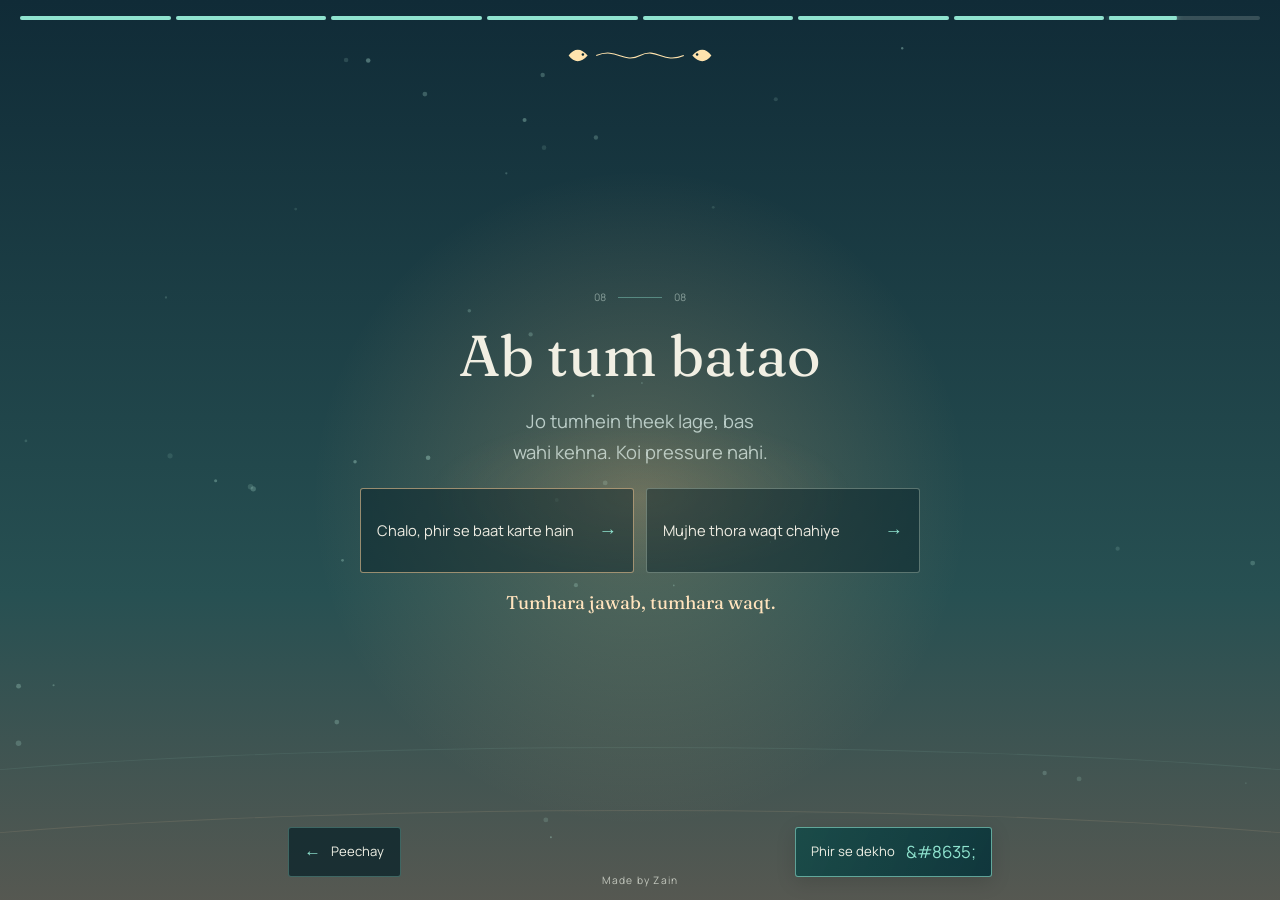
<file: story/tumhari-baat/index.html>
<!DOCTYPE html><html lang="ur-Latn" class="-t_XPW_variable IZyiAa_variable"><head><meta charSet="utf-8"/><meta name="viewport" content="width=device-width, initial-scale=1"/><link rel="preload" href="/_next/static/media/fraunces_latin-s.p.1v4l5w6-86t-v.woff2" as="font" crossorigin="" type="font/woff2"/><link rel="preload" href="/_next/static/media/manrope_latin-s.p.1p_a2k8qd5zhp.woff2" as="font" crossorigin="" type="font/woff2"/><link rel="stylesheet" href="/_next/static/chunks/0_3-3uuimmtez.css" data-precedence="next"/><link rel="preload" as="script" fetchPriority="low" href="/_next/static/chunks/12jg43355bbw3.js"/><script src="/_next/static/chunks/1ai8gtzvn4_07.js" async=""></script><script src="/_next/static/chunks/2khxl0v1q4i6n.js" async=""></script><script src="/_next/static/chunks/turbopack-3-ry682tkyiqk.js" async=""></script><script src="/_next/static/chunks/42onvq6nokjl2.js" async=""></script><script src="/_next/static/chunks/3a2yxjo5jlh6l.js" async=""></script><script src="/_next/static/chunks/01nk4i6o3mkpm.js" async=""></script><title>The Tide Between Us</title><meta name="description" content="Ek chhoti si baat dil se kehni thi."/><meta name="robots" content="noindex, nofollow"/><meta name="next-size-adjust" content=""/><script src="/_next/static/chunks/0cz1d0mv5g_q7.js" noModule=""></script></head><body><div hidden=""><!--$--><!--/$--></div><main class="story-stage is-sunrise" aria-label="The Tide Between Us - Abiha"><div class="ambient-glow" aria-hidden="true"></div><div class="moon" aria-hidden="true"></div><canvas class="bubble-canvas" aria-hidden="true"></canvas><div class="story-progress" aria-label="Kahani ka safar"><button class="progress-segment" aria-label="Safha 1: Abiha"><span style="transform:scaleX(1)"></span></button><button class="progress-segment" aria-label="Safha 2: Abiha,"><span style="transform:scaleX(1)"></span></button><button class="progress-segment" aria-label="Safha 3: Meri baat ulajh gayi thi"><span style="transform:scaleX(1)"></span></button><button class="progress-segment" aria-label="Safha 4: Tumhare baare mein"><span style="transform:scaleX(1)"></span></button><button class="progress-segment" aria-label="Safha 5: Teen chhote waaday"><span style="transform:scaleX(1)"></span></button><button class="progress-segment" aria-label="Safha 6: Sorry, dil se"><span style="transform:scaleX(1)"></span></button><button class="progress-segment" aria-label="Safha 7: Tum waqai special ho"><span style="transform:scaleX(1)"></span></button><button class="progress-segment" aria-label="Safha 8: Ab tum batao" aria-current="step"><span style="transform:scaleX(0.45)"></span></button></div><div class="ambient-fish" aria-hidden="true"><svg viewBox="0 0 160 46"><path d="M34 23 C56 14 62 32 80 23 C98 14 104 32 126 23"></path><path d="M25 23c-7-8-14-8-20 0 6 8 13 8 20 0Zm110 0c7-8 14-8 20 0-6 8-13 8-20 0Z"></path><circle cx="20" cy="22" r="1.3"></circle><circle cx="140" cy="22" r="1.3"></circle></svg></div><div class="story-viewport"><div class="story-page" style="opacity:1;clip-path:circle(150vmax at 50% 100%);transform:none"><section class="chapter chapter-choice" aria-labelledby="chapter-title"><div class="chapter-content"><div class="chapter-kicker"><span>08</span><span class="kicker-line"></span><span>08</span></div><h1 id="chapter-title" class="chapter-title" aria-label="Ab tum batao" style="opacity:1;filter:blur(0px);transform:none">Ab tum batao</h1><p class="chapter-subtitle">Jo tumhein theek lage, bas wahi kehna. Koi pressure nahi.</p><div class="choice-area"><div class="choice-glow" aria-hidden="true"></div><div class="choice-sparks" aria-hidden="true"><i></i><i></i><i></i><i></i><i></i><i></i><i></i><i></i><i></i><i></i><i></i><i></i></div><div class="choice-buttons"><button class="choice-button choice-warm" type="button" tabindex="0">Chalo, phir se baat karte hain<span class="choice-arrow" aria-hidden="true">→</span></button><button class="choice-button" type="button" tabindex="0">Mujhe thora waqt chahiye<span class="choice-arrow" aria-hidden="true">→</span></button></div><p class="choice-reply" aria-live="polite">Tumhara jawab, tumhara waqt.</p></div><nav class="chapter-navigation" aria-label="Kahani ke safhon ki navigation"><button class="previous-chapter" type="button" tabindex="0"><span aria-hidden="true">←</span><span>Peechay</span></button><button class="next-chapter" type="button" tabindex="0"><span>Phir se dekho</span><span aria-hidden="true">&amp;#8635;</span></button></nav></div></section><!--$--><!--/$--></div></div><div class="made-by">Made by Zain</div></main><script id="_R_">(globalThis["TURBOPACK"] || (globalThis["TURBOPACK"] = [])).push({"otherChunks":["static/chunks/12jg43355bbw3.js","static/chunks/1ai8gtzvn4_07.js","static/chunks/2khxl0v1q4i6n.js"],"runtimeModuleIds":[94553]});</script><script src="/_next/static/chunks/12jg43355bbw3.js" async=""></script><script>(self.__next_f=self.__next_f||[]).push([0])</script><script>self.__next_f.push([1,"1:\"$Sreact.fragment\"\n2:\"/_next/static/chunks/42onvq6nokjl2.js\"\n3:\"/_next/static/chunks/3a2yxjo5jlh6l.js\"\n4:I[93630,[\"$2\",\"$3\"],\"default\"]\n5:I[39756,[\"$2\",\"$3\"],\"default\"]\n6:I[37457,[\"$2\",\"$3\"],\"default\"]\nc:I[97367,[\"$2\",\"$3\"],\"OutletBoundary\"]\nd:\"$Sreact.suspense\"\nf:\"ViewportBoundary\"\n10:I[97367,[\"$2\",\"$3\"],\"$f\"]\n12:\"MetadataBoundary\"\n13:I[97367,[\"$2\",\"$3\"],\"$12\"]\n15:I[68027,[\"$2\",\"$3\"],\"default\",1]\n:HL[\"/_next/static/chunks/0_3-3uuimmtez.css\",\"style\"]\n:HL[\"/_next/static/media/fraunces_latin-s.p.1v4l5w6-86t-v.woff2\",\"font\",{\"crossOrigin\":\"\",\"type\":\"font/woff2\"}]\n:HL[\"/_next/static/media/manrope_latin-s.p.1p_a2k8qd5zhp.woff2\",\"font\",{\"crossOrigin\":\"\",\"type\":\"font/woff2\"}]\n8:X\na:[[\"children\",{\"s\":\"__PAGE__\",\"h\":512,\"d\":{\"r\":[\"$\",\"$1\",\"c\",{\"children\":[\"$Lb\",[[\"$\",\"script\",\"script-0\",{\"src\":\"/_next/static/chunks/01nk4i6o3mkpm.js\",\"async\":true,\"nonce\":\"$undefined\"}]],[\"$\",\"$Lc\",null,{\"children\":[\"$\",\"$d\",null,{\"name\":\"Next.MetadataOutlet\",\"children\":\"$@e\"}]}]]}],\"p\":false,\"v\":null}}]]\n9:[[\"children\",{\"s\":{\"n\":\"chapter\",\"t\":\"d\",\"k\":\"tumhari-baat\",\"s\":[]},\"h\":66048,\"d\":{\"r\":[\"$\",\"$1\",\"c\",{\"children\":[null,[\"$\",\"$L5\",null,{\"parallelRouterKey\":\"children\",\"error\":\"$undefined\",\"errorStyles\":\"$undefined\",\"errorScripts\":\"$undefined\",\"template\":[\"$\",\"$L6\",null,{}],\"templateStyles\":\"$undefined\",\"templateScripts\":\"$undefined\",\"notFound\":\"$undefined\",\"forbidden\":\"$undefined\",\"unauthorized\":\"$undefined\"}]]}],\"p\":false,\"v\":\"$8\"},\"c\":\"$Qa\"}]]\n7:[[\"children\",{\"s\":\"story\",\"h\":131584,\"d\":{\"r\":[\"$\",\"$1\",\"c\",{\"children\":[null,[\"$\",\"$L5\",null,{\"parallelRouterKey\":\"children\",\"error\":\"$undefined\",\"errorStyles\":\"$undefined\",\"errorScripts\":\"$undefined\",\"template\":[\"$\",\"$L6\",null,{}],\"templateStyles\":\"$undefined\",\"templateScripts\":\"$undefined\",\"notFound\":\"$undefined\",\"forbidden\":\"$undefined\",\"unauthorized\":\"$undefined\"}]]}],\"p\":false,\"v\":\"$8\"},\"c\":\"$Q9\"}]]\n0:{\"P\":null,\"c\":[\"\",\"story\",\"tumhari-baat\",\"\"],\"q\":\"\",\"i\":false,\"t\":{\"t\":{\"s\":\"\",\"h\":131600,\"d\":{\"r\":[\"$\",\"$1\",\"c\",{\"children\":[[[\"$\",\"link\",\"0\",{\"rel\":\"stylesheet\",\"href\":\"/_next/static/chunks/0_3-3uuimmtez.css\",\"precedence\":\"next\",\"crossOrigin\":\"$undefined\",\"nonce\":\"$undefined\"}],[\"$\",\"script\",\"script-0\",{\"src\":\"/_next/static/chunks/42onvq6nokjl2.js\",\"async\":true,\"nonce\":\"$undefined\"}],[\"$\",\"script\",\"script-1\",{\"src\":\"/_next/static/chunks/3a2yxjo5jlh6l.js\",\"async\":true,\"nonce\":\"$undefined\"}]],[\"$\",\"html\",null,{\"lang\":\"ur-Latn\",\"className\":\"-t_XPW_variable IZyiAa_variable\",\"children\":[\"$\",\"body\",null,{\"children\":[\"$\",\"$L4\",null,{\"children\":[\"$\",\"$L5\",null,{\"parallelRouterKey\":\"children\",\"error\":\"$undefined\",\"errorStyles\":\"$undefined\",\"errorScripts\":\"$undefined\",\"template\":[\"$\",\"$L6\",null,{}],\"templateStyles\":\"$undefined\",\"templateScripts\":\"$undefined\",\"notFound\":[[[\"$\",\"title\",null,{\"children\":\"404: This page could not be found.\"}],[\"$\",\"div\",null,{\"style\":{\"fontFamily\":\"system-ui,\\\"Segoe UI\\\",Roboto,Helvetica,Arial,sans-serif,\\\"Apple Color Emoji\\\",\\\"Segoe UI Emoji\\\"\",\"height\":\"100vh\",\"textAlign\":\"center\",\"display\":\"flex\",\"flexDirection\":\"column\",\"alignItems\":\"center\",\"justifyContent\":\"center\"},\"children\":[\"$\",\"div\",null,{\"children\":[[\"$\",\"style\",null,{\"dangerouslySetInnerHTML\":{\"__html\":\"body{color:#000;background:#fff;margin:0}.next-error-h1{border-right:1px solid rgba(0,0,0,.3)}@media (prefers-color-scheme:dark){body{color:#fff;background:#000}.next-error-h1{border-right:1px solid rgba(255,255,255,.3)}}\"}}],[\"$\",\"h1\",null,{\"className\":\"next-error-h1\",\"style\":{\"display\":\"inline-block\",\"margin\":\"0 20px 0 0\",\"padding\":\"0 23px 0 0\",\"fontSize\":24,\"fontWeight\":500,\"verticalAlign\":\"top\",\"lineHeight\":\"49px\"},\"children\":404}],[\"$\",\"div\",null,{\"style\":{\"display\":\"inline-block\"},\"children\":[\"$\",\"h2\",null,{\"style\":{\"fontSize\":14,\"fontWeight\":400,\"lineHeight\":\"49px\",\"margin\":0},\"children\":\"This page could not be found.\"}]}]]}]}]],[]],\"forbidden\":\"$undefined\",\"unauthorized\":\"$undefined\"}]}]}]}]]}],\"p\":false,\"v\":null},\"c\":\"$Q7\"},\"h\":{\"r\":[\"$\",\"$1\",\"h\",{\"children\":[null,[\"$\",\"$L10\",null,{\"children\":\"$L11\"}],[\"$\",\"$L13\",null,{\"children\":[[\"$\",\"div\",null,{\"hidden\":true,\"children\":[\"$\",\"$d\",null,{\"name\":\"Next.Metadata\",\"children\":\"$L14\"}]}],null]}],[\"$\",\"meta\",null,{\"name\":\"next-size-adjust\",\"content\":\"\"}]]}],\"p\":false,\"v\":null}},\"m\":\"$undefined\",\"G\":[\"$15\",[[\"$\",\"link\",\"0\",{\"rel\":\"stylesheet\",\"href\":\"/_next/static/chunks/0_3-3uuimmtez.css\",\"precedence\":\"next\",\"crossOrigin\":\"$undefined\",\"nonce\":\"$undefined\"}]]],\"S\":true,\"r\":\"$undefined\",\"s\":\"$undefined\",\"a\":\"$undefined\",\"l\":\"$undefined\",\"p\":\"$undefined\",\"d\":\"$undefined\",\"b\":\"TxPlcDjjG30ktNkPZS_Yn\"}\n16:\"/_next/static/chunks/01nk4i6o3mkpm.js\"\n17:I[87826,[\"$2\",\"$3\",\"$16\"],\"default\"]\n8:C\nb:[\"$\",\"$L17\",null,{\"chapter\":{\"slug\":\"tumhari-baat\",\"kind\":\"choice\",\"title\":\"Ab tum batao\",\"subtitle\":\"Jo tumhein theek lage, bas wahi kehna. Koi pressure nahi.\",\"choices\":[{\"label\":\"Chalo, phir se baat karte hain\",\"reply\":\"Khushi hogi. Aahista aahista baat karenge.\",\"warm\":true},{\"label\":\"Mujhe thora waqt chahiye\",\"reply\":\"Bilkul. Apna waqt lo, koi jaldi nahi.\"}]},\"index\":7}]\n11:[[\"$\",\"meta\",\"0\",{\"charSet\":\"utf-8\"}],[\"$\",\"meta\",\"1\",{\"name\":\"viewport\",\"content\":\"width=device-width, initial-scale=1\"}]]\ne:null\n14:[[\"$\",\"title\",\"0\",{\"children\":\"The Tide Between Us\"}],[\"$\",\"meta\",\"1\",{\"name\":\"description\",\"content\":\"Ek chhoti si baat dil se kehni thi.\"}],[\"$\",\"meta\",\"2\",{\"name\":\"robots\",\"content\":\"noindex, nofollow\"}]]\n"])</script></body></html>
</file>
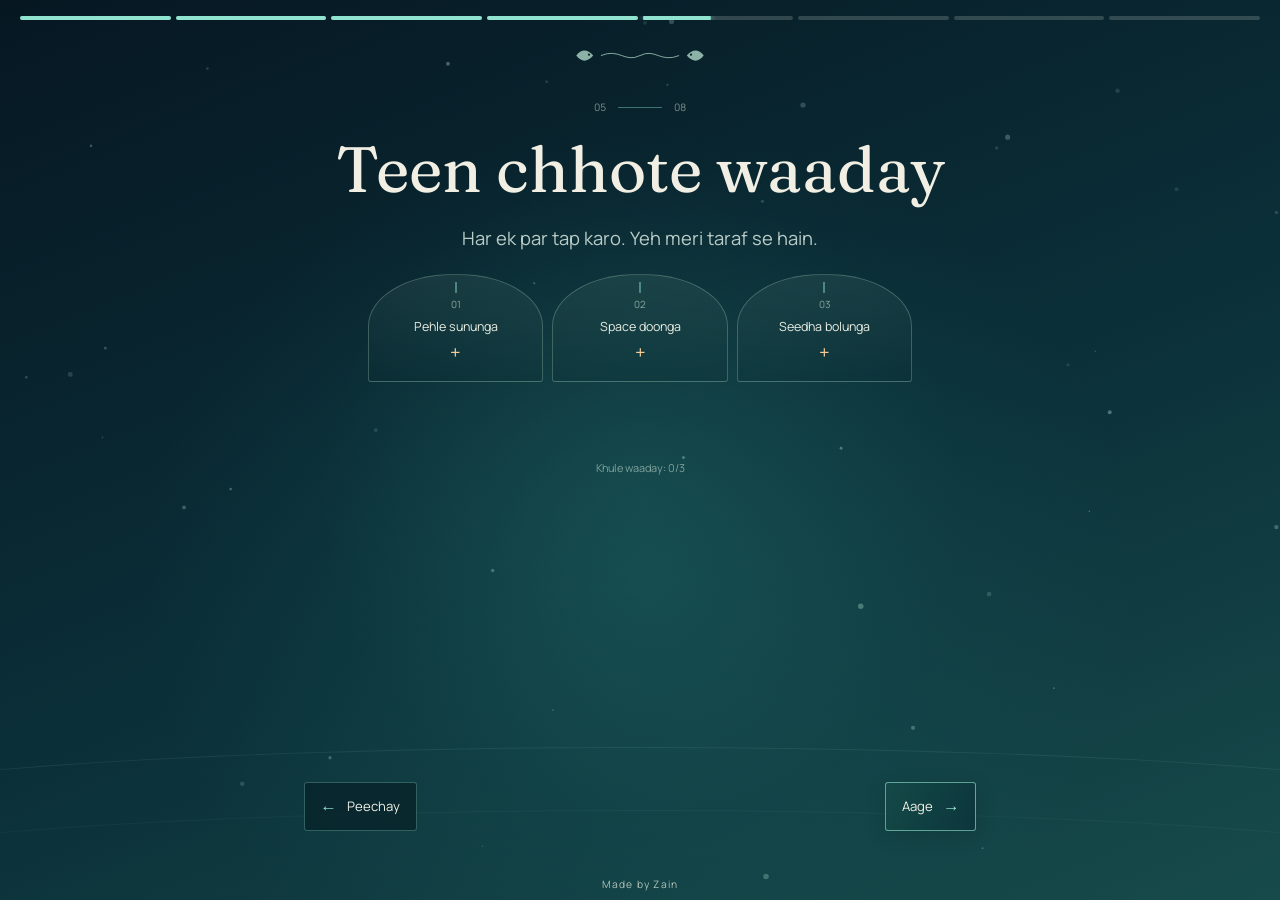
<file: story/waada/index.html>
<!DOCTYPE html><html lang="ur-Latn" class="-t_XPW_variable IZyiAa_variable"><head><meta charSet="utf-8"/><meta name="viewport" content="width=device-width, initial-scale=1"/><link rel="preload" href="/_next/static/media/fraunces_latin-s.p.1v4l5w6-86t-v.woff2" as="font" crossorigin="" type="font/woff2"/><link rel="preload" href="/_next/static/media/manrope_latin-s.p.1p_a2k8qd5zhp.woff2" as="font" crossorigin="" type="font/woff2"/><link rel="stylesheet" href="/_next/static/chunks/1b54a8v8afxjr.css" data-precedence="next"/><link rel="preload" as="script" fetchPriority="low" href="/_next/static/chunks/12jg43355bbw3.js"/><script src="/_next/static/chunks/1ai8gtzvn4_07.js" async=""></script><script src="/_next/static/chunks/2khxl0v1q4i6n.js" async=""></script><script src="/_next/static/chunks/turbopack-3-ry682tkyiqk.js" async=""></script><script src="/_next/static/chunks/42onvq6nokjl2.js" async=""></script><script src="/_next/static/chunks/1mqk4-k4kmjt7.js" async=""></script><script src="/_next/static/chunks/20ww3j3x88ij_.js" async=""></script><title>The Tide Between Us</title><meta name="description" content="Ek chhoti si baat dil se kehni thi."/><meta name="robots" content="noindex, nofollow"/><meta name="next-size-adjust" content=""/><script src="/_next/static/chunks/0cz1d0mv5g_q7.js" noModule=""></script></head><body><div hidden=""><!--$--><!--/$--></div><main class="story-stage" aria-label="The Tide Between Us - Abiha"><div class="ambient-glow" aria-hidden="true"></div><div class="moon" aria-hidden="true"></div><canvas class="bubble-canvas" aria-hidden="true"></canvas><div class="story-progress" aria-label="Kahani ka safar"><button class="progress-segment" aria-label="Safha 1: Abiha"><span style="transform:scaleX(1)"></span></button><button class="progress-segment" aria-label="Safha 2: Abiha,"><span style="transform:scaleX(1)"></span></button><button class="progress-segment" aria-label="Safha 3: Meri baat ulajh gayi thi"><span style="transform:scaleX(1)"></span></button><button class="progress-segment" aria-label="Safha 4: Aapke baare mein"><span style="transform:scaleX(1)"></span></button><button class="progress-segment" aria-label="Safha 5: Teen chhote waaday" aria-current="step"><span style="transform:scaleX(0.45)"></span></button><button class="progress-segment" aria-label="Safha 6: Sorry, dil se"><span style="transform:scaleX(0)"></span></button><button class="progress-segment" aria-label="Safha 7: Aap waqai special hain"><span style="transform:scaleX(0)"></span></button><button class="progress-segment" aria-label="Safha 8: Ab aap batayein"><span style="transform:scaleX(0)"></span></button></div><div class="ambient-fish" aria-hidden="true"><svg viewBox="0 0 160 46"><path d="M34 23 C56 14 62 32 80 23 C98 14 104 32 126 23"></path><path d="M25 23c-7-8-14-8-20 0 6 8 13 8 20 0Zm110 0c7-8 14-8 20 0-6 8-13 8-20 0Z"></path><circle cx="20" cy="22" r="1.3"></circle><circle cx="140" cy="22" r="1.3"></circle></svg></div><div class="story-viewport"><div class="story-page" style="opacity:1;clip-path:circle(150vmax at 0px 0px);transform:none"><section class="chapter chapter-promises" aria-labelledby="chapter-title"><div class="chapter-content"><div class="chapter-kicker"><span>05</span><span class="kicker-line"></span><span>08</span></div><h1 id="chapter-title" class="chapter-title" aria-label="Teen chhote waaday" style="opacity:1;filter:blur(0px);transform:none">Teen chhote waaday</h1><p class="chapter-subtitle">Har ek par tap karo. Yeh meri taraf se hain.</p><div class="promise-challenge"><div class="promise-knots"><button class="promise-knot" type="button" aria-pressed="false" tabindex="0"><span class="promise-knot-index">0<!-- -->1</span><span>Pehle sununga</span><span class="promise-knot-mark" aria-hidden="true">+</span></button><button class="promise-knot" type="button" aria-pressed="false" tabindex="0"><span class="promise-knot-index">0<!-- -->2</span><span>Space doonga</span><span class="promise-knot-mark" aria-hidden="true">+</span></button><button class="promise-knot" type="button" aria-pressed="false" tabindex="0"><span class="promise-knot-index">0<!-- -->3</span><span>Seedha bolunga</span><span class="promise-knot-mark" aria-hidden="true">+</span></button></div><div class="promise-reveal" aria-live="polite"></div><p class="promise-counter">Khule waaday<!-- -->: <!-- -->0<!-- -->/<!-- -->3</p></div><nav class="chapter-navigation" aria-label="Kahani ke safhon ki navigation"><button class="previous-chapter" type="button" tabindex="0"><span aria-hidden="true">←</span><span>Peechay</span></button><button class="next-chapter" type="button" tabindex="0"><span>Aage</span><span aria-hidden="true">→</span></button></nav></div></section><!--$--><!--/$--></div></div><div class="made-by">Made by Zain</div></main><script id="_R_">(globalThis["TURBOPACK"] || (globalThis["TURBOPACK"] = [])).push({"otherChunks":["static/chunks/12jg43355bbw3.js","static/chunks/1ai8gtzvn4_07.js","static/chunks/2khxl0v1q4i6n.js"],"runtimeModuleIds":[94553]});</script><script src="/_next/static/chunks/12jg43355bbw3.js" async=""></script><script>(self.__next_f=self.__next_f||[]).push([0])</script><script>self.__next_f.push([1,"1:\"$Sreact.fragment\"\n2:\"/_next/static/chunks/42onvq6nokjl2.js\"\n3:\"/_next/static/chunks/1mqk4-k4kmjt7.js\"\n4:I[93630,[\"$2\",\"$3\"],\"default\"]\n5:I[39756,[\"$2\",\"$3\"],\"default\"]\n6:I[37457,[\"$2\",\"$3\"],\"default\"]\nc:I[97367,[\"$2\",\"$3\"],\"OutletBoundary\"]\nd:\"$Sreact.suspense\"\nf:\"ViewportBoundary\"\n10:I[97367,[\"$2\",\"$3\"],\"$f\"]\n12:\"MetadataBoundary\"\n13:I[97367,[\"$2\",\"$3\"],\"$12\"]\n15:I[68027,[\"$2\",\"$3\"],\"default\",1]\n:HL[\"/_next/static/chunks/1b54a8v8afxjr.css\",\"style\"]\n:HL[\"/_next/static/media/fraunces_latin-s.p.1v4l5w6-86t-v.woff2\",\"font\",{\"crossOrigin\":\"\",\"type\":\"font/woff2\"}]\n:HL[\"/_next/static/media/manrope_latin-s.p.1p_a2k8qd5zhp.woff2\",\"font\",{\"crossOrigin\":\"\",\"type\":\"font/woff2\"}]\n8:X\na:[[\"children\",{\"s\":\"__PAGE__\",\"h\":512,\"d\":{\"r\":[\"$\",\"$1\",\"c\",{\"children\":[\"$Lb\",[[\"$\",\"script\",\"script-0\",{\"src\":\"/_next/static/chunks/20ww3j3x88ij_.js\",\"async\":true,\"nonce\":\"$undefined\"}]],[\"$\",\"$Lc\",null,{\"children\":[\"$\",\"$d\",null,{\"name\":\"Next.MetadataOutlet\",\"children\":\"$@e\"}]}]]}],\"p\":false,\"v\":null}}]]\n9:[[\"children\",{\"s\":{\"n\":\"chapter\",\"t\":\"d\",\"k\":\"waada\",\"s\":[]},\"h\":66048,\"d\":{\"r\":[\"$\",\"$1\",\"c\",{\"children\":[null,[\"$\",\"$L5\",null,{\"parallelRouterKey\":\"children\",\"error\":\"$undefined\",\"errorStyles\":\"$undefined\",\"errorScripts\":\"$undefined\",\"template\":[\"$\",\"$L6\",null,{}],\"templateStyles\":\"$undefined\",\"templateScripts\":\"$undefined\",\"notFound\":\"$undefined\",\"forbidden\":\"$undefined\",\"unauthorized\":\"$undefined\"}]]}],\"p\":false,\"v\":\"$8\"},\"c\":\"$Qa\"}]]\n7:[[\"children\",{\"s\":\"story\",\"h\":131584,\"d\":{\"r\":[\"$\",\"$1\",\"c\",{\"children\":[null,[\"$\",\"$L5\",null,{\"parallelRouterKey\":\"children\",\"error\":\"$undefined\",\"errorStyles\":\"$undefined\",\"errorScripts\":\"$undefined\",\"template\":[\"$\",\"$L6\",null,{}],\"templateStyles\":\"$undefined\",\"templateScripts\":\"$undefined\",\"notFound\":\"$undefined\",\"forbidden\":\"$undefined\",\"unauthorized\":\"$undefined\"}]]}],\"p\":false,\"v\":\"$8\"},\"c\":\"$Q9\"}]]\n0:{\"P\":null,\"c\":[\"\",\"story\",\"waada\",\"\"],\"q\":\"\",\"i\":false,\"t\":{\"t\":{\"s\":\"\",\"h\":131600,\"d\":{\"r\":[\"$\",\"$1\",\"c\",{\"children\":[[[\"$\",\"link\",\"0\",{\"rel\":\"stylesheet\",\"href\":\"/_next/static/chunks/1b54a8v8afxjr.css\",\"precedence\":\"next\",\"crossOrigin\":\"$undefined\",\"nonce\":\"$undefined\"}],[\"$\",\"script\",\"script-0\",{\"src\":\"/_next/static/chunks/42onvq6nokjl2.js\",\"async\":true,\"nonce\":\"$undefined\"}],[\"$\",\"script\",\"script-1\",{\"src\":\"/_next/static/chunks/1mqk4-k4kmjt7.js\",\"async\":true,\"nonce\":\"$undefined\"}]],[\"$\",\"html\",null,{\"lang\":\"ur-Latn\",\"className\":\"-t_XPW_variable IZyiAa_variable\",\"children\":[\"$\",\"body\",null,{\"children\":[\"$\",\"$L4\",null,{\"children\":[\"$\",\"$L5\",null,{\"parallelRouterKey\":\"children\",\"error\":\"$undefined\",\"errorStyles\":\"$undefined\",\"errorScripts\":\"$undefined\",\"template\":[\"$\",\"$L6\",null,{}],\"templateStyles\":\"$undefined\",\"templateScripts\":\"$undefined\",\"notFound\":[[[\"$\",\"title\",null,{\"children\":\"404: This page could not be found.\"}],[\"$\",\"div\",null,{\"style\":{\"fontFamily\":\"system-ui,\\\"Segoe UI\\\",Roboto,Helvetica,Arial,sans-serif,\\\"Apple Color Emoji\\\",\\\"Segoe UI Emoji\\\"\",\"height\":\"100vh\",\"textAlign\":\"center\",\"display\":\"flex\",\"flexDirection\":\"column\",\"alignItems\":\"center\",\"justifyContent\":\"center\"},\"children\":[\"$\",\"div\",null,{\"children\":[[\"$\",\"style\",null,{\"dangerouslySetInnerHTML\":{\"__html\":\"body{color:#000;background:#fff;margin:0}.next-error-h1{border-right:1px solid rgba(0,0,0,.3)}@media (prefers-color-scheme:dark){body{color:#fff;background:#000}.next-error-h1{border-right:1px solid rgba(255,255,255,.3)}}\"}}],[\"$\",\"h1\",null,{\"className\":\"next-error-h1\",\"style\":{\"display\":\"inline-block\",\"margin\":\"0 20px 0 0\",\"padding\":\"0 23px 0 0\",\"fontSize\":24,\"fontWeight\":500,\"verticalAlign\":\"top\",\"lineHeight\":\"49px\"},\"children\":404}],[\"$\",\"div\",null,{\"style\":{\"display\":\"inline-block\"},\"children\":[\"$\",\"h2\",null,{\"style\":{\"fontSize\":14,\"fontWeight\":400,\"lineHeight\":\"49px\",\"margin\":0},\"children\":\"This page could not be found.\"}]}]]}]}]],[]],\"forbidden\":\"$undefined\",\"unauthorized\":\"$undefined\"}]}]}]}]]}],\"p\":false,\"v\":null},\"c\":\"$Q7\"},\"h\":{\"r\":[\"$\",\"$1\",\"h\",{\"children\":[null,[\"$\",\"$L10\",null,{\"children\":\"$L11\"}],[\"$\",\"$L13\",null,{\"children\":[[\"$\",\"div\",null,{\"hidden\":true,\"children\":[\"$\",\"$d\",null,{\"name\":\"Next.Metadata\",\"children\":\"$L14\"}]}],null]}],[\"$\",\"meta\",null,{\"name\":\"next-size-adjust\",\"content\":\"\"}]]}],\"p\":false,\"v\":null}},\"m\":\"$undefined\",\"G\":[\"$15\",[[\"$\",\"link\",\"0\",{\"rel\":\"stylesheet\",\"href\":\"/_next/static/chunks/1b54a8v8afxjr.css\",\"precedence\":\"next\",\"crossOrigin\":\"$undefined\",\"nonce\":\"$undefined\"}]]],\"S\":true,\"r\":\"$undefined\",\"s\":\"$undefined\",\"a\":\"$undefined\",\"l\":\"$undefined\",\"p\":\"$undefined\",\"d\":\"$undefined\",\"b\":\"glZR3CwOg3PhjJI3FzEGQ\"}\n16:\"/_next/static/chunks/20ww3j3x88ij_.js\"\n17:I[87826,[\"$2\",\"$3\",\"$16\"],\"default\"]\n8:C\nb:[\"$\",\"$L17\",null,{\"chapter\":{\"slug\":\"waada\",\"kind\":\"promises\",\"title\":\"Teen chhote waaday\",\"subtitle\":\"Har ek par tap karo. Yeh meri taraf se hain.\",\"promises\":[{\"label\":\"Pehle sununga\",\"message\":\"Aapki baat poori sununga. Beech mein apni safai nahi dunga.\"},{\"label\":\"Space doonga\",\"message\":\"Aapko jitna waqt chahiye, bilkul utna hi.\"},{\"label\":\"Seedha bolunga\",\"message\":\"Apni baat saaf kahunga, aur hamesha respect se.\"}]},\"index\":4}]\n11:[[\"$\",\"meta\",\"0\",{\"charSet\":\"utf-8\"}],[\"$\",\"meta\",\"1\",{\"name\":\"viewport\",\"content\":\"width=device-width, initial-scale=1\"}]]\ne:null\n14:[[\"$\",\"title\",\"0\",{\"children\":\"The Tide Between Us\"}],[\"$\",\"meta\",\"1\",{\"name\":\"description\",\"content\":\"Ek chhoti si baat dil se kehni thi.\"}],[\"$\",\"meta\",\"2\",{\"name\":\"robots\",\"content\":\"noindex, nofollow\"}]]\n"])</script></body></html>
</file>
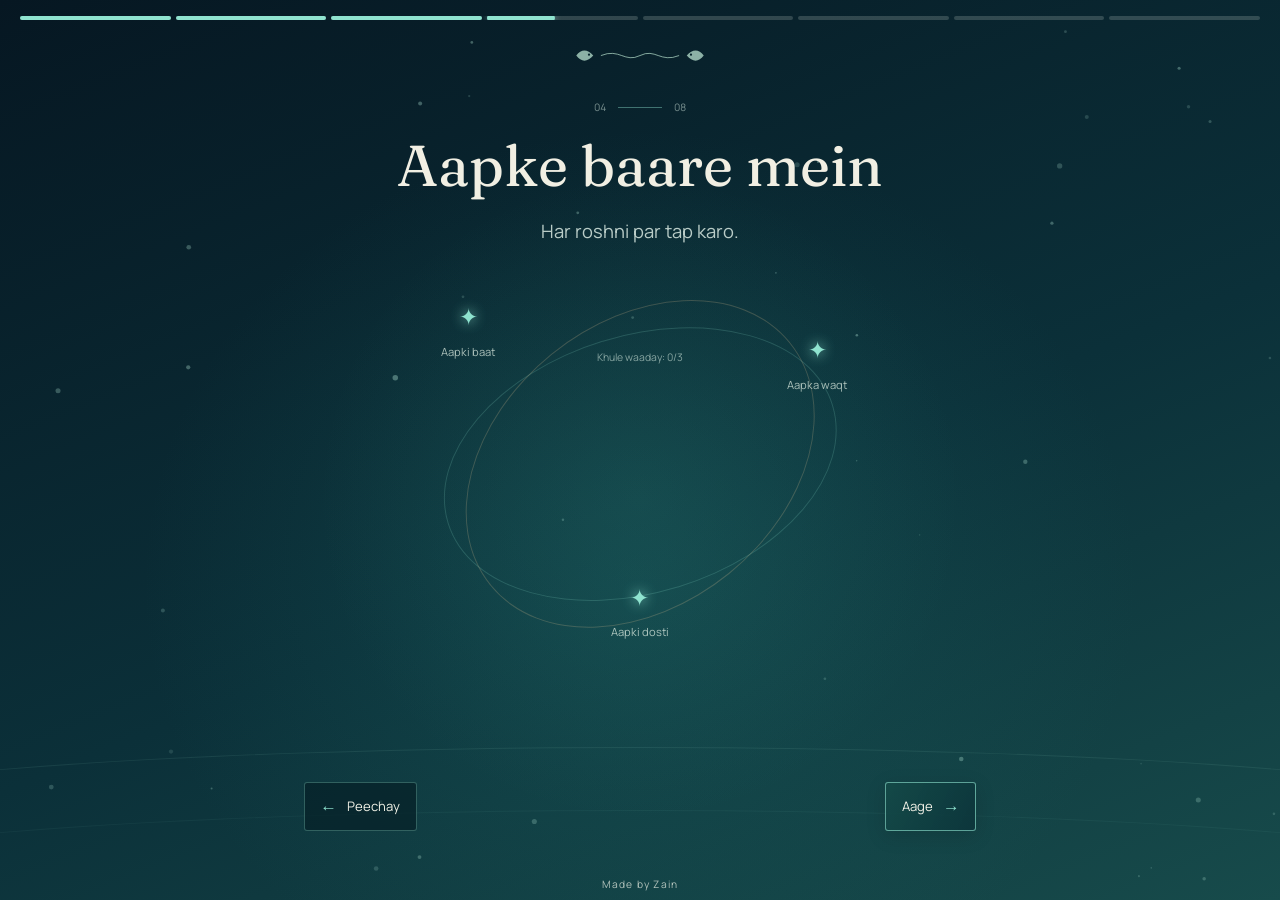
<file: story/yaadein/index.html>
<!DOCTYPE html><html lang="ur-Latn" class="-t_XPW_variable IZyiAa_variable"><head><meta charSet="utf-8"/><meta name="viewport" content="width=device-width, initial-scale=1"/><link rel="preload" href="/_next/static/media/fraunces_latin-s.p.1v4l5w6-86t-v.woff2" as="font" crossorigin="" type="font/woff2"/><link rel="preload" href="/_next/static/media/manrope_latin-s.p.1p_a2k8qd5zhp.woff2" as="font" crossorigin="" type="font/woff2"/><link rel="stylesheet" href="/_next/static/chunks/1b54a8v8afxjr.css" data-precedence="next"/><link rel="preload" as="script" fetchPriority="low" href="/_next/static/chunks/12jg43355bbw3.js"/><script src="/_next/static/chunks/1ai8gtzvn4_07.js" async=""></script><script src="/_next/static/chunks/2khxl0v1q4i6n.js" async=""></script><script src="/_next/static/chunks/turbopack-3-ry682tkyiqk.js" async=""></script><script src="/_next/static/chunks/42onvq6nokjl2.js" async=""></script><script src="/_next/static/chunks/1mqk4-k4kmjt7.js" async=""></script><script src="/_next/static/chunks/20ww3j3x88ij_.js" async=""></script><title>The Tide Between Us</title><meta name="description" content="Ek chhoti si baat dil se kehni thi."/><meta name="robots" content="noindex, nofollow"/><meta name="next-size-adjust" content=""/><script src="/_next/static/chunks/0cz1d0mv5g_q7.js" noModule=""></script></head><body><div hidden=""><!--$--><!--/$--></div><main class="story-stage" aria-label="The Tide Between Us - Abiha"><div class="ambient-glow" aria-hidden="true"></div><div class="moon" aria-hidden="true"></div><canvas class="bubble-canvas" aria-hidden="true"></canvas><div class="story-progress" aria-label="Kahani ka safar"><button class="progress-segment" aria-label="Safha 1: Abiha"><span style="transform:scaleX(1)"></span></button><button class="progress-segment" aria-label="Safha 2: Abiha,"><span style="transform:scaleX(1)"></span></button><button class="progress-segment" aria-label="Safha 3: Meri baat ulajh gayi thi"><span style="transform:scaleX(1)"></span></button><button class="progress-segment" aria-label="Safha 4: Aapke baare mein" aria-current="step"><span style="transform:scaleX(0.45)"></span></button><button class="progress-segment" aria-label="Safha 5: Teen chhote waaday"><span style="transform:scaleX(0)"></span></button><button class="progress-segment" aria-label="Safha 6: Sorry, dil se"><span style="transform:scaleX(0)"></span></button><button class="progress-segment" aria-label="Safha 7: Aap waqai special hain"><span style="transform:scaleX(0)"></span></button><button class="progress-segment" aria-label="Safha 8: Ab aap batayein"><span style="transform:scaleX(0)"></span></button></div><div class="ambient-fish" aria-hidden="true"><svg viewBox="0 0 160 46"><path d="M34 23 C56 14 62 32 80 23 C98 14 104 32 126 23"></path><path d="M25 23c-7-8-14-8-20 0 6 8 13 8 20 0Zm110 0c7-8 14-8 20 0-6 8-13 8-20 0Z"></path><circle cx="20" cy="22" r="1.3"></circle><circle cx="140" cy="22" r="1.3"></circle></svg></div><div class="story-viewport"><div class="story-page" style="opacity:1;clip-path:circle(150vmax at 0px 0px);transform:none"><section class="chapter chapter-memories" aria-labelledby="chapter-title"><div class="chapter-content"><div class="chapter-kicker"><span>04</span><span class="kicker-line"></span><span>08</span></div><h1 id="chapter-title" class="chapter-title" aria-label="Aapke baare mein" style="opacity:1;filter:blur(0px);transform:none">Aapke baare mein</h1><p class="chapter-subtitle">Har roshni par tap karo.</p><div class="memory-space"><div class="memory-orbit orbit-a" aria-hidden="true"></div><div class="memory-orbit orbit-b" aria-hidden="true"></div><div class="memory-points"><button class="memory-point memory-point-0" type="button" aria-pressed="false"><span class="memory-star" aria-hidden="true">✦</span><span>Aapki baat</span></button><button class="memory-point memory-point-1" type="button" aria-pressed="false"><span class="memory-star" aria-hidden="true">✦</span><span>Aapka waqt</span></button><button class="memory-point memory-point-2" type="button" aria-pressed="false"><span class="memory-star" aria-hidden="true">✦</span><span>Aapki dosti</span></button></div><div class="memory-message" aria-live="polite"></div><p class="memory-counter">Khule waaday<!-- -->: <!-- -->0<!-- -->/<!-- -->3</p></div><nav class="chapter-navigation" aria-label="Kahani ke safhon ki navigation"><button class="previous-chapter" type="button" tabindex="0"><span aria-hidden="true">←</span><span>Peechay</span></button><button class="next-chapter" type="button" tabindex="0"><span>Aage</span><span aria-hidden="true">→</span></button></nav></div></section><!--$--><!--/$--></div></div><div class="made-by">Made by Zain</div></main><script id="_R_">(globalThis["TURBOPACK"] || (globalThis["TURBOPACK"] = [])).push({"otherChunks":["static/chunks/12jg43355bbw3.js","static/chunks/1ai8gtzvn4_07.js","static/chunks/2khxl0v1q4i6n.js"],"runtimeModuleIds":[94553]});</script><script src="/_next/static/chunks/12jg43355bbw3.js" async=""></script><script>(self.__next_f=self.__next_f||[]).push([0])</script><script>self.__next_f.push([1,"1:\"$Sreact.fragment\"\n2:\"/_next/static/chunks/42onvq6nokjl2.js\"\n3:\"/_next/static/chunks/1mqk4-k4kmjt7.js\"\n4:I[93630,[\"$2\",\"$3\"],\"default\"]\n5:I[39756,[\"$2\",\"$3\"],\"default\"]\n6:I[37457,[\"$2\",\"$3\"],\"default\"]\nc:I[97367,[\"$2\",\"$3\"],\"OutletBoundary\"]\nd:\"$Sreact.suspense\"\nf:\"ViewportBoundary\"\n10:I[97367,[\"$2\",\"$3\"],\"$f\"]\n12:\"MetadataBoundary\"\n13:I[97367,[\"$2\",\"$3\"],\"$12\"]\n15:I[68027,[\"$2\",\"$3\"],\"default\",1]\n:HL[\"/_next/static/chunks/1b54a8v8afxjr.css\",\"style\"]\n:HL[\"/_next/static/media/fraunces_latin-s.p.1v4l5w6-86t-v.woff2\",\"font\",{\"crossOrigin\":\"\",\"type\":\"font/woff2\"}]\n:HL[\"/_next/static/media/manrope_latin-s.p.1p_a2k8qd5zhp.woff2\",\"font\",{\"crossOrigin\":\"\",\"type\":\"font/woff2\"}]\n8:X\na:[[\"children\",{\"s\":\"__PAGE__\",\"h\":512,\"d\":{\"r\":[\"$\",\"$1\",\"c\",{\"children\":[\"$Lb\",[[\"$\",\"script\",\"script-0\",{\"src\":\"/_next/static/chunks/20ww3j3x88ij_.js\",\"async\":true,\"nonce\":\"$undefined\"}]],[\"$\",\"$Lc\",null,{\"children\":[\"$\",\"$d\",null,{\"name\":\"Next.MetadataOutlet\",\"children\":\"$@e\"}]}]]}],\"p\":false,\"v\":null}}]]\n9:[[\"children\",{\"s\":{\"n\":\"chapter\",\"t\":\"d\",\"k\":\"yaadein\",\"s\":[]},\"h\":66048,\"d\":{\"r\":[\"$\",\"$1\",\"c\",{\"children\":[null,[\"$\",\"$L5\",null,{\"parallelRouterKey\":\"children\",\"error\":\"$undefined\",\"errorStyles\":\"$undefined\",\"errorScripts\":\"$undefined\",\"template\":[\"$\",\"$L6\",null,{}],\"templateStyles\":\"$undefined\",\"templateScripts\":\"$undefined\",\"notFound\":\"$undefined\",\"forbidden\":\"$undefined\",\"unauthorized\":\"$undefined\"}]]}],\"p\":false,\"v\":\"$8\"},\"c\":\"$Qa\"}]]\n7:[[\"children\",{\"s\":\"story\",\"h\":131584,\"d\":{\"r\":[\"$\",\"$1\",\"c\",{\"children\":[null,[\"$\",\"$L5\",null,{\"parallelRouterKey\":\"children\",\"error\":\"$undefined\",\"errorStyles\":\"$undefined\",\"errorScripts\":\"$undefined\",\"template\":[\"$\",\"$L6\",null,{}],\"templateStyles\":\"$undefined\",\"templateScripts\":\"$undefined\",\"notFound\":\"$undefined\",\"forbidden\":\"$undefined\",\"unauthorized\":\"$undefined\"}]]}],\"p\":false,\"v\":\"$8\"},\"c\":\"$Q9\"}]]\n0:{\"P\":null,\"c\":[\"\",\"story\",\"yaadein\",\"\"],\"q\":\"\",\"i\":false,\"t\":{\"t\":{\"s\":\"\",\"h\":131600,\"d\":{\"r\":[\"$\",\"$1\",\"c\",{\"children\":[[[\"$\",\"link\",\"0\",{\"rel\":\"stylesheet\",\"href\":\"/_next/static/chunks/1b54a8v8afxjr.css\",\"precedence\":\"next\",\"crossOrigin\":\"$undefined\",\"nonce\":\"$undefined\"}],[\"$\",\"script\",\"script-0\",{\"src\":\"/_next/static/chunks/42onvq6nokjl2.js\",\"async\":true,\"nonce\":\"$undefined\"}],[\"$\",\"script\",\"script-1\",{\"src\":\"/_next/static/chunks/1mqk4-k4kmjt7.js\",\"async\":true,\"nonce\":\"$undefined\"}]],[\"$\",\"html\",null,{\"lang\":\"ur-Latn\",\"className\":\"-t_XPW_variable IZyiAa_variable\",\"children\":[\"$\",\"body\",null,{\"children\":[\"$\",\"$L4\",null,{\"children\":[\"$\",\"$L5\",null,{\"parallelRouterKey\":\"children\",\"error\":\"$undefined\",\"errorStyles\":\"$undefined\",\"errorScripts\":\"$undefined\",\"template\":[\"$\",\"$L6\",null,{}],\"templateStyles\":\"$undefined\",\"templateScripts\":\"$undefined\",\"notFound\":[[[\"$\",\"title\",null,{\"children\":\"404: This page could not be found.\"}],[\"$\",\"div\",null,{\"style\":{\"fontFamily\":\"system-ui,\\\"Segoe UI\\\",Roboto,Helvetica,Arial,sans-serif,\\\"Apple Color Emoji\\\",\\\"Segoe UI Emoji\\\"\",\"height\":\"100vh\",\"textAlign\":\"center\",\"display\":\"flex\",\"flexDirection\":\"column\",\"alignItems\":\"center\",\"justifyContent\":\"center\"},\"children\":[\"$\",\"div\",null,{\"children\":[[\"$\",\"style\",null,{\"dangerouslySetInnerHTML\":{\"__html\":\"body{color:#000;background:#fff;margin:0}.next-error-h1{border-right:1px solid rgba(0,0,0,.3)}@media (prefers-color-scheme:dark){body{color:#fff;background:#000}.next-error-h1{border-right:1px solid rgba(255,255,255,.3)}}\"}}],[\"$\",\"h1\",null,{\"className\":\"next-error-h1\",\"style\":{\"display\":\"inline-block\",\"margin\":\"0 20px 0 0\",\"padding\":\"0 23px 0 0\",\"fontSize\":24,\"fontWeight\":500,\"verticalAlign\":\"top\",\"lineHeight\":\"49px\"},\"children\":404}],[\"$\",\"div\",null,{\"style\":{\"display\":\"inline-block\"},\"children\":[\"$\",\"h2\",null,{\"style\":{\"fontSize\":14,\"fontWeight\":400,\"lineHeight\":\"49px\",\"margin\":0},\"children\":\"This page could not be found.\"}]}]]}]}]],[]],\"forbidden\":\"$undefined\",\"unauthorized\":\"$undefined\"}]}]}]}]]}],\"p\":false,\"v\":null},\"c\":\"$Q7\"},\"h\":{\"r\":[\"$\",\"$1\",\"h\",{\"children\":[null,[\"$\",\"$L10\",null,{\"children\":\"$L11\"}],[\"$\",\"$L13\",null,{\"children\":[[\"$\",\"div\",null,{\"hidden\":true,\"children\":[\"$\",\"$d\",null,{\"name\":\"Next.Metadata\",\"children\":\"$L14\"}]}],null]}],[\"$\",\"meta\",null,{\"name\":\"next-size-adjust\",\"content\":\"\"}]]}],\"p\":false,\"v\":null}},\"m\":\"$undefined\",\"G\":[\"$15\",[[\"$\",\"link\",\"0\",{\"rel\":\"stylesheet\",\"href\":\"/_next/static/chunks/1b54a8v8afxjr.css\",\"precedence\":\"next\",\"crossOrigin\":\"$undefined\",\"nonce\":\"$undefined\"}]]],\"S\":true,\"r\":\"$undefined\",\"s\":\"$undefined\",\"a\":\"$undefined\",\"l\":\"$undefined\",\"p\":\"$undefined\",\"d\":\"$undefined\",\"b\":\"glZR3CwOg3PhjJI3FzEGQ\"}\n16:\"/_next/static/chunks/20ww3j3x88ij_.js\"\n17:I[87826,[\"$2\",\"$3\",\"$16\"],\"default\"]\n8:C\nb:[\"$\",\"$L17\",null,{\"chapter\":{\"slug\":\"yaadein\",\"kind\":\"memories\",\"title\":\"Aapke baare mein\",\"subtitle\":\"Har roshni par tap karo.\",\"memories\":[{\"label\":\"Aapki baat\",\"message\":\"Jo aap kehna chahein, main poori tawajjo se sununga.\"},{\"label\":\"Aapka waqt\",\"message\":\"Jab aap ready hon, tab baat karenge. Koi jaldi nahi.\"},{\"label\":\"Aapki dosti\",\"message\":\"Main aapki dosti ko dil se value karta hoon.\"}]},\"index\":3}]\n11:[[\"$\",\"meta\",\"0\",{\"charSet\":\"utf-8\"}],[\"$\",\"meta\",\"1\",{\"name\":\"viewport\",\"content\":\"width=device-width, initial-scale=1\"}]]\ne:null\n14:[[\"$\",\"title\",\"0\",{\"children\":\"The Tide Between Us\"}],[\"$\",\"meta\",\"1\",{\"name\":\"description\",\"content\":\"Ek chhoti si baat dil se kehni thi.\"}],[\"$\",\"meta\",\"2\",{\"name\":\"robots\",\"content\":\"noindex, nofollow\"}]]\n"])</script></body></html>
</file>
<file: _next/static/chunks/1b54a8v8afxjr.css>
@font-face{font-family:fraunces;src:url(../media/fraunces_latin-s.p.1v4l5w6-86t-v.woff2)format("woff2");font-display:swap}@font-face{font-family:fraunces Fallback;src:local(Arial);ascent-override:84.44%;descent-override:22.02%;line-gap-override:0.0%;size-adjust:115.82%}.-t_XPW_className{font-family:fraunces,fraunces Fallback}.-t_XPW_variable{--font-display:"fraunces", "fraunces Fallback"}
@font-face{font-family:manrope;src:url(../media/manrope_latin-s.p.1p_a2k8qd5zhp.woff2)format("woff2");font-display:swap}@font-face{font-family:manrope Fallback;src:local(Arial);ascent-override:106.45%;descent-override:29.96%;line-gap-override:0.0%;size-adjust:100.14%}.IZyiAa_className{font-family:manrope,manrope Fallback}.IZyiAa_variable{--font-body:"manrope", "manrope Fallback"}
@layer properties{@supports (((-webkit-hyphens:none)) and (not (margin-trim:inline))) or ((-moz-orient:inline) and (not (color:rgb(from red r g b)))){*,:before,:after,::backdrop{--tw-rotate-x:initial;--tw-rotate-y:initial;--tw-rotate-z:initial;--tw-skew-x:initial;--tw-skew-y:initial;--tw-blur:initial;--tw-brightness:initial;--tw-contrast:initial;--tw-grayscale:initial;--tw-hue-rotate:initial;--tw-invert:initial;--tw-opacity:initial;--tw-saturate:initial;--tw-sepia:initial;--tw-drop-shadow:initial;--tw-drop-shadow-color:initial;--tw-drop-shadow-alpha:100%;--tw-drop-shadow-size:initial}}}@layer theme{:root,:host{--font-sans:-apple-system, BlinkMacSystemFont, "Segoe UI", Roboto, "Helvetica Neue", "Noto Sans", Arial, sans-serif, "Apple Color Emoji", "Segoe UI Emoji", "Segoe UI Symbol", "Noto Color Emoji";--font-mono:ui-monospace, SFMono-Regular, Menlo, Monaco, Consolas, "Liberation Mono", "Courier New", monospace;--default-transition-duration:.15s;--default-transition-timing-function:cubic-bezier(.4, 0, .2, 1);--default-font-family:var(--font-sans);--default-mono-font-family:var(--font-mono)}}@layer base{*,:after,:before,::backdrop{box-sizing:border-box;border:0 solid;margin:0;padding:0}::file-selector-button{box-sizing:border-box;border:0 solid;margin:0;padding:0}html,:host{-webkit-text-size-adjust:100%;tab-size:4;line-height:1.5;font-family:var(--default-font-family,-apple-system, BlinkMacSystemFont, "Segoe UI", Roboto, "Helvetica Neue", "Noto Sans", Arial, sans-serif, "Apple Color Emoji", "Segoe UI Emoji", "Segoe UI Symbol", "Noto Color Emoji");font-feature-settings:var(--default-font-feature-settings,normal);font-variation-settings:var(--default-font-variation-settings,normal);-webkit-tap-highlight-color:transparent}hr{height:0;color:inherit;border-top-width:1px}abbr:where([title]){-webkit-text-decoration:underline dotted;text-decoration:underline dotted}h1,h2,h3,h4,h5,h6{font-size:inherit;font-weight:inherit}a{color:inherit;-webkit-text-decoration:inherit;-webkit-text-decoration:inherit;-webkit-text-decoration:inherit;-webkit-text-decoration:inherit;text-decoration:inherit}b,strong{font-weight:bolder}code,kbd,samp,pre{font-family:var(--default-mono-font-family,ui-monospace, SFMono-Regular, Menlo, Monaco, Consolas, "Liberation Mono", "Courier New", monospace);font-feature-settings:var(--default-mono-font-feature-settings,normal);font-variation-settings:var(--default-mono-font-variation-settings,normal);font-size:1em}small{font-size:80%}sub,sup{vertical-align:baseline;font-size:75%;line-height:0;position:relative}sub{bottom:-.25em}sup{top:-.5em}table{text-indent:0;border-color:inherit;border-collapse:collapse}:-moz-focusring:where(:not(iframe)){outline:auto}progress{vertical-align:baseline}summary{display:list-item}ol,ul,menu{list-style:none}img,svg,video,canvas,audio,iframe,embed,object{vertical-align:middle;display:block}img,video{max-width:100%;height:auto}button,input,select,optgroup,textarea{font:inherit;font-feature-settings:inherit;font-variation-settings:inherit;letter-spacing:inherit;color:inherit;opacity:1;background-color:#0000;border-radius:0}::file-selector-button{font:inherit;font-feature-settings:inherit;font-variation-settings:inherit;letter-spacing:inherit;color:inherit;opacity:1;background-color:#0000;border-radius:0}:where(select:is([multiple],[size])) optgroup{font-weight:bolder}:where(select:is([multiple],[size])) optgroup option{padding-inline-start:20px}::file-selector-button{margin-inline-end:4px}::placeholder{opacity:1}@supports (not ((-webkit-appearance:-apple-pay-button))) or (contain-intrinsic-size:1px){::placeholder{color:currentColor}@supports (color:color-mix(in lab, red, red)){::placeholder{color:color-mix(in oklab, currentcolor 50%, transparent)}}}textarea{resize:vertical}::-webkit-search-decoration{-webkit-appearance:none}::-webkit-date-and-time-value{min-height:1lh;text-align:inherit}::-webkit-datetime-edit{display:inline-flex}::-webkit-datetime-edit-fields-wrapper{padding:0}::-webkit-datetime-edit{padding-block:0}::-webkit-datetime-edit-year-field{padding-block:0}::-webkit-datetime-edit-month-field{padding-block:0}::-webkit-datetime-edit-day-field{padding-block:0}::-webkit-datetime-edit-hour-field{padding-block:0}::-webkit-datetime-edit-minute-field{padding-block:0}::-webkit-datetime-edit-second-field{padding-block:0}::-webkit-datetime-edit-millisecond-field{padding-block:0}::-webkit-datetime-edit-meridiem-field{padding-block:0}::-webkit-calendar-picker-indicator{line-height:1}:-moz-ui-invalid{box-shadow:none}button,input:where([type=button],[type=reset],[type=submit]){appearance:button}::file-selector-button{appearance:button}::-webkit-inner-spin-button{height:auto}::-webkit-outer-spin-button{height:auto}[hidden]:where(:not([hidden=until-found])){display:none!important}}@layer components;@layer utilities{.visible{visibility:visible}.block{display:block}.hidden{display:none}.transform{transform:var(--tw-rotate-x,) var(--tw-rotate-y,) var(--tw-rotate-z,) var(--tw-skew-x,) var(--tw-skew-y,)}.resize{resize:both}.filter{filter:var(--tw-blur,) var(--tw-brightness,) var(--tw-contrast,) var(--tw-grayscale,) var(--tw-hue-rotate,) var(--tw-invert,) var(--tw-saturate,) var(--tw-sepia,) var(--tw-drop-shadow,)}.transition{transition-property:color,background-color,border-color,outline-color,text-decoration-color,fill,stroke,--tw-gradient-from,--tw-gradient-via,--tw-gradient-to,opacity,box-shadow,transform,translate,scale,rotate,filter,-webkit-backdrop-filter,backdrop-filter,display,content-visibility,overlay,pointer-events;transition-timing-function:var(--tw-ease,var(--default-transition-timing-function));transition-duration:var(--tw-duration,var(--default-transition-duration))}}:root{--lightningcss-light: ;--lightningcss-dark:initial;color-scheme:dark;--ink:#061c2a;--sea:#0a3545;--seafoam:#a8e8d5;--moon:#f2d9a1;--muted:#aac3c1}*{box-sizing:border-box}html,body{width:100%;height:100%;margin:0;overflow:hidden}body{background:var(--ink);color:#f6f2e9;font-family:var(--font-body), sans-serif;-webkit-font-smoothing:antialiased;-webkit-tap-highlight-color:transparent}button{font:inherit}button:focus-visible{outline:2px solid var(--seafoam);outline-offset:6px}.story-stage{isolation:isolate;background:radial-gradient(at 50% 29%,#2670795e,#0000 34%),linear-gradient(#071b2a 0%,#0a3441 54%,#17525a 100%);width:100%;height:100dvh;position:relative;overflow:hidden}.story-stage:before,.story-stage:after{z-index:-1;content:"";border:1px solid #abe7d521;border-radius:48% 52% 0 0/12% 15% 0 0;height:55%;animation:14s ease-in-out infinite alternate sea-drift;position:absolute;bottom:-27%;left:-20%;right:-20%}.story-stage:after{opacity:.55;animation-delay:-7s;bottom:-33%}.ambient-glow{aspect-ratio:1;pointer-events:none;background:radial-gradient(circle,#ced5ab26,#0000 68%);border-radius:50%;width:min(78vw,36rem);position:absolute;top:-14rem;left:50%;transform:translate(-50%)}.moon{aspect-ratio:1;opacity:.85;background:#e8dbb9;border-radius:50%;width:clamp(3.5rem,12vw,6rem);position:absolute;top:13%;left:50%;transform:translate(-50%);box-shadow:0 0 42px 12px #e8dbb929,0 0 120px 38px #7ebfb41f}.story-progress{z-index:3;top:max(1rem, env(safe-area-inset-top));right:max(1.25rem, env(safe-area-inset-right));left:max(1.25rem, env(safe-area-inset-left));background:#ffffff3d;height:2px;position:absolute;overflow:hidden}.story-progress-fill{background:var(--seafoam);transform-origin:0;width:100%;height:100%;transition:transform 1.5s linear;transform:scaleX(0)}.story-progress-fill.is-holding{transform:scaleX(1)}.story-content{padding:max(4rem, calc(env(safe-area-inset-top) + 3rem)) 1.5rem max(4rem, calc(env(safe-area-inset-bottom) + 4.5rem));text-align:center;flex-direction:column;align-items:center;display:flex;position:absolute;inset:0}.story-eyebrow{color:var(--seafoam);letter-spacing:.23em;text-transform:uppercase;margin:0;font-size:.65rem;font-weight:600}.story-title{font-family:var(--font-display), Georgia, serif;margin:1.1rem 0 0;font-size:clamp(2.5rem,11vw,5.7rem);font-weight:400;line-height:.98}.story-title span{color:var(--moon);font-style:italic;display:block}.story-subtitle{max-width:25rem;color:var(--muted);margin:1.2rem 0 0;font-size:clamp(.8rem,3.5vw,.95rem);line-height:1.7}.fish-cord{width:min(78vw,22rem);height:5.5rem;margin-top:clamp(1.3rem,5vh,2.5rem);animation:5s ease-in-out infinite fish-bob;overflow:visible}.fish-cord .cord{stroke:#cedec2b3;stroke-width:1.2px}.fish-cord .fish,.fish-cord .fish-tail{fill:#d6b878}.hold-control{aspect-ratio:1;color:#f6f2e9;cursor:pointer;touch-action:none;-webkit-user-select:none;user-select:none;background:0 0;border:0;border-radius:50%;place-items:center;width:6rem;margin-top:auto;display:grid;position:relative}.hold-control>svg{width:100%;height:100%;position:absolute;inset:0;overflow:visible;transform:rotate(-90deg)}.hold-track,.hold-progress{fill:none;stroke-width:1.25px}.hold-track{stroke:#dcefdf47}.hold-progress{stroke:var(--seafoam);stroke-dasharray:276.5;stroke-dashoffset:276.5px;filter:drop-shadow(0 0 5px #a8e8d599)}.hold-progress.is-holding{stroke-dashoffset:0;transition:stroke-dashoffset 1.5s linear}.hold-center{aspect-ratio:1;width:4.4rem;color:var(--seafoam);background:#e0f1dd0d;border:1px solid #e2eddc26;border-radius:50%;place-items:center;transition:background .22s,transform .22s;display:grid}.hold-control:active .hold-center{background:#a8e8d526;transform:scale(.94)}.hold-arrow{width:1.25rem;height:1.25rem}.hold-label{color:#e8f1e6c2;letter-spacing:.06em;width:max-content;font-size:.68rem;position:absolute;top:calc(100% + .55rem)}.after-dive{z-index:4;opacity:0;pointer-events:none;background:linear-gradient(#08243000,#3a8684d6);place-content:center;padding:2rem;transition:opacity .9s;display:grid;position:absolute;inset:0}.after-dive.is-visible{opacity:1}.after-dive p{color:#f4efdf;max-width:18rem;font-family:var(--font-display), Georgia, serif;margin:0;font-size:clamp(1.7rem,7vw,2.4rem);line-height:1.2}.made-by{bottom:max(.9rem, env(safe-area-inset-bottom));color:#e7f0e46e;letter-spacing:.12em;font-size:.58rem;position:absolute;left:50%;transform:translate(-50%)}.bubble-canvas{pointer-events:none;width:100%;height:100%;position:absolute;inset:0}.dive-wash{z-index:5;clip-path:ellipse(0 0 at 50% 100%);pointer-events:none;background:linear-gradient(#173f56 0%,#2c8986 40%,#9adac4 100%);position:absolute;inset:0}.dive-wash.is-diving{animation:.85s cubic-bezier(.22,.75,.25,1) forwards dive-wash}@keyframes sea-drift{0%{transform:translate(-2%)rotate(-2deg)}to{transform:translate(2%)rotate(2deg)}}@keyframes fish-bob{0%,to{transform:translateY(0)}50%{transform:translateY(-7px)}}@keyframes dive-wash{0%{clip-path:ellipse(0 0 at 50% 100%)}65%{clip-path:ellipse(100% 85% at 50% 100%)}to{clip-path:ellipse(150% 140% at 50% 100%)}}@media (min-width:700px){.story-content{padding-top:max(5rem, calc(env(safe-area-inset-top) + 4rem))}.fish-cord{margin-top:2rem}.hold-control{margin-bottom:1.2rem}}@media (max-height:640px){.story-content{padding-top:max(3rem, calc(env(safe-area-inset-top) + 2.5rem))}.story-title,.story-subtitle{margin-top:.7rem}.fish-cord{height:3.75rem;margin-top:.8rem}.hold-control{width:5rem}.hold-label{top:calc(100% + .45rem)}}@media (prefers-reduced-motion:reduce){*,:before,:after{scroll-behavior:auto!important;animation-duration:.01ms!important;animation-iteration-count:1!important}}:root{--ink:#071b26;--sea:#0c3a43;--seafoam:#8fe3cf;--moon:#ffd29b;--muted:#b9ccc7}.story-stage{background:radial-gradient(at 50% 65%,#1d6a6952,#0000 55%),linear-gradient(158deg,#061722 0%,#0b3039 56%,#174b4b 100%)}.story-stage:before,.story-stage:after{border-color:#a1e3ce17;border-radius:50% 50% 0 0/15% 15% 0 0;height:55%;bottom:-38%}.story-stage:after{bottom:-45%}.ambient-glow{background:radial-gradient(#46b59d1c,#0000 68%);width:min(100vw,42rem);top:18%}.moon{display:none}.gate-illumination{z-index:-1;opacity:0;pointer-events:none;background:radial-gradient(at 50% 24%,#f6d7a354,#0000 37%),radial-gradient(at 50% 42%,#90d4b836,#0000 60%);position:absolute;inset:0}.gate-light{top:max(1rem, calc(env(safe-area-inset-top) + .6rem));aspect-ratio:1;filter:blur(8px);transform-origin:top;pointer-events:none;background:radial-gradient(circle,#ffecbf85 0%,#c4eacc45 28%,#6dc0ab21 48%,#0000 71%);border-radius:50%;width:min(118vw,35rem);transition:opacity .12s linear;position:absolute;left:50%}.gate-moon{top:max(4.4rem, calc(env(safe-area-inset-top) + 3.9rem));aspect-ratio:1;filter:drop-shadow(0 0 8px #f3e0b733);pointer-events:none;width:clamp(5rem,20vw,8.2rem);transition:opacity .12s linear,filter .5s;position:absolute;left:50%;transform:translate(-50%)}.gate-moon svg{width:100%;display:block;overflow:visible}.moon-halo-disc{fill:none;stroke:#ede6c552;stroke-width:.8px}.moon-crater{fill:#697d75;opacity:.24}.gate-moon[style*="opacity: 1"]{filter:drop-shadow(0 0 22px #f3e0b7a8)}.is-gate .ambient-fish{top:max(2.2rem, calc(env(safe-area-inset-top) + 1.4rem));color:#bde7d37a}.story-progress{background:0 0;gap:5px;height:4px;display:flex}.progress-segment{cursor:pointer;background:#e5f0e330;border:0;border-radius:99px;flex:1;min-width:0;padding:0;position:relative}.progress-segment span{border-radius:inherit;background:var(--seafoam);transform-origin:0;transition:transform .5s;position:absolute;inset:0}.progress-segment[aria-current=step] span{box-shadow:0 0 10px #8fe3cfbf}.progress-segment:focus-visible{outline-offset:5px}.ambient-fish{top:max(2.25rem, calc(env(safe-area-inset-top) + 1.5rem));color:#bde7d3ba;width:min(38vw,8.5rem);transition:color 1.2s,transform 1.2s;position:absolute;left:50%;transform:translate(-50%)}.ambient-fish svg{width:100%;display:block;overflow:visible}.ambient-fish path:first-child{fill:none;stroke:currentColor;stroke-width:1.1px}.ambient-fish path:not(:first-child){fill:currentColor}.ambient-fish circle{fill:#08252d}.is-sunrise .ambient-fish{color:#ffe3ad;transform:translate(-50%)scale(1.12)}.has-hope.is-sunrise .ambient-fish{animation:2.8s ease-in-out infinite fish-near}.story-viewport{position:absolute;inset:0;overflow:hidden}.story-page{transform-origin:50%;will-change:opacity, transform, clip-path, filter;position:absolute;inset:0}.chapter{isolation:isolate;width:100%;height:100%;position:relative;overflow:hidden}.chapter-content{width:min(100%,48rem);height:100%;padding:max(6.25rem, calc(env(safe-area-inset-top) + 5rem)) 1.4rem max(4.3rem, calc(env(safe-area-inset-bottom) + 3.5rem));text-align:center;flex-direction:column;justify-content:center;align-items:center;gap:clamp(.8rem,2.2vh,1.3rem);margin:0 auto;display:flex;position:relative}.chapter-kicker{color:#c9ddd496;font-variant-numeric:tabular-nums;justify-content:center;align-items:center;gap:.7rem;width:min(100%,14rem);font-size:.64rem;display:flex}.kicker-line{background:#8fe3cf6b;width:2.8rem;height:1px}.chapter-title{color:#f1efe3;max-width:100%;font-family:var(--font-display), Georgia, serif;text-wrap:balance;margin:0;font-size:clamp(2.1rem,8vw,4rem);font-weight:400;line-height:1.06}.chapter-gate .chapter-content{gap:0}.chapter-gate .chapter-kicker{margin-bottom:clamp(1.7rem,6vh,3rem)}.gate-prelude{color:var(--seafoam);font-family:var(--font-body), sans-serif;letter-spacing:0;margin-bottom:.45rem;font-size:clamp(.85rem,3vw,1rem);font-weight:600;display:block}.gate-name{color:#f4d6a4;text-shadow:0 4px 40px #ffcb8a33;font-size:clamp(4.3rem,20vw,8.5rem);line-height:.9;display:block}.chapter-subtitle{max-width:29rem;color:var(--muted);text-wrap:balance;margin:0;font-size:clamp(.95rem,3.8vw,1.15rem);line-height:1.7}.chapter-gate .chapter-subtitle{margin-top:1.25rem}.gate-action{flex-direction:column;align-items:center;gap:.95rem;margin-top:clamp(2rem,8vh,4rem);display:flex}.dive-control{touch-action:none;background:0 0;border:0;border-radius:50%;place-items:center;width:6.9rem;padding:0;display:grid;position:relative}.dive-control>svg{width:100%;height:100%;position:absolute;inset:0;transform:rotate(-90deg)}.dive-control circle{fill:none;stroke-width:1.2px}.dive-track{stroke:#b5e3ce4f}.dive-progress{stroke:var(--seafoam);stroke-dasharray:333;stroke-dashoffset:333px;filter:drop-shadow(0 0 7px #8fe3cfcc)}.moon-shadow-disc{transition:none}.dive-center{aspect-ratio:1;width:4.65rem;color:var(--seafoam);background:#0d393e85;border:1px solid #8fe3cf59;border-radius:50%;place-items:center;transition:transform .25s,background .25s,box-shadow .25s;display:grid}.dive-control:active .dive-center{background:#8fe3cf2b;transform:scale(.92);box-shadow:0 0 28px #8fe3cf42}.dive-arrow{font-family:var(--font-body), sans-serif;font-size:1.45rem}.dive-instruction{color:#e0ece0bf;margin:0;font-size:.75rem}.chapter-bottom-note{display:none}.chapter-welcome .chapter-title,.chapter-reflection .chapter-title,.chapter-memories .chapter-title,.chapter-challenge .chapter-title,.chapter-letter .chapter-title,.chapter-choice .chapter-title{font-size:clamp(2rem,7vw,3.6rem)}.welcome-art{width:min(100%,35rem);color:var(--seafoam);margin-top:clamp(1.5rem,5vh,3rem)}.welcome-art svg{width:100%;overflow:visible}.welcome-tide{fill:none;stroke:currentColor;stroke-width:1.4px;stroke-dasharray:900;animation:3s both tide-draw}.welcome-orbit{fill:none;stroke:#8fe3cf75;stroke-width:.8px;transform-origin:50%;animation:22s linear infinite orbit-turn}.welcome-orbit-two{stroke:#ffd29b59;animation-duration:31s;animation-direction:reverse}.welcome-star{fill:#ffd29b;filter:drop-shadow(0 0 9px #ffd29bcc)}.welcome-art p{color:var(--muted);margin:.25rem 0 0;font-size:.87rem}.welcome-action{color:#e6f0e5;background:#07262ba3;border:1px solid #8fe3cf66;border-radius:2px;align-items:center;gap:.6rem;margin-top:1rem;padding:.7rem 1rem;font-size:.8rem;transition:border-color .22s,background .22s,box-shadow .22s;display:inline-flex}.welcome-action:hover{border-color:var(--seafoam);background:#124948b3;box-shadow:0 0 25px #8fe3cf26}.welcome-action span{color:var(--moon)}.welcome-art.is-revealed .welcome-star{animation:.7s both star-flare}.reflection-lines{gap:clamp(1.3rem,4vh,2.25rem);width:min(100%,34rem);display:grid}.chapter-line{color:#edf0e8;text-wrap:balance;margin:0;font-size:clamp(1.1rem,4.4vw,1.55rem);line-height:1.65}.chapter-line span{display:inline-block}.reading-state{clip:rect(0, 0, 0, 0);width:1px;height:1px;position:absolute;overflow:hidden}.reflection-experience{gap:clamp(.5rem,2vh,1.2rem);width:min(100%,34rem);display:grid}.reflection-lines{gap:clamp(.75rem,2.2vh,1.2rem);width:100%}.reflection-lines .chapter-line{font-size:clamp(.95rem,3.8vw,1.25rem);line-height:1.5}.reflection-experience .promise-challenge{gap:.35rem}.reflection-experience .wave-frame svg{height:clamp(3.6rem,10vh,5rem)}.reflection-experience .range-control{gap:.25rem;font-size:.75rem}.reflection-experience .range-control input{height:1.7rem}.reflection-experience .range-hint{font-size:.65rem}.memory-space{width:min(100%,34rem);height:min(39vh,20rem);min-height:14rem;margin-top:.8rem;position:relative}.memory-orbit{border:1px solid #8fe3cf30;border-radius:50%;width:74%;height:70%;position:absolute;top:50%;left:50%;transform:translate(-50%,-50%)rotate(-17deg)}.orbit-b{border-color:#ffd29b33;width:52%;height:105%;transform:translate(-50%,-50%)rotate(51deg)}.memory-points{position:absolute;inset:0}.memory-point{color:#deece1bf;background:0 0;border:0;flex-direction:column;justify-content:center;align-items:center;gap:.3rem;width:6.4rem;min-height:5rem;padding:.35rem;font-size:.7rem;display:flex;position:absolute}.memory-point-0{top:2%;left:9%}.memory-point-1{top:11%;right:8%}.memory-point-2{bottom:0;right:50%;transform:translate(50%)}.memory-star{aspect-ratio:1;width:2.8rem;color:var(--seafoam);text-shadow:0 0 13px;border-radius:50%;place-items:center;font-size:1.45rem;transition:color .3s,transform .5s cubic-bezier(.2,1.6,.4,1),text-shadow .3s;display:grid}.memory-point:hover .memory-star,.memory-point.is-active .memory-star{color:#ffd29b;text-shadow:0 0 24px #ffd29bd9;transform:scale(1.25)rotate(20deg)}.memory-message{place-items:center;max-width:29rem;min-height:4.7rem;margin:0 auto;display:grid}.memory-message p{color:#f0e8d8;font-family:var(--font-display), Georgia, serif;text-wrap:balance;margin:0;font-size:clamp(1.25rem,4.5vw,1.7rem);line-height:1.4}.memory-counter{color:#c6ddd4a6;margin:-.3rem 0 0;font-size:.65rem}.task-notice{color:#ffd6a4;text-align:center;text-wrap:balance;background:#081e24e0;border:1px solid #ffd29b4d;border-radius:3px;justify-content:center;align-items:center;gap:.4rem;width:fit-content;max-width:100%;min-height:2rem;margin:.15rem auto 0;padding:.42rem .72rem;font-size:clamp(.72rem,3vw,.85rem);line-height:1.4;display:flex;box-shadow:0 4px 20px #00000021}.task-notice span{color:var(--seafoam)}.promise-challenge{flex-direction:column;gap:1rem;width:min(100%,34rem);display:flex}.wave-frame{width:100%}.wave-frame svg{width:100%;height:clamp(5.5rem,19vh,9rem);display:block;overflow:visible}.wave-track{fill:none;stroke:#cde6da2e;stroke-width:1.5px;stroke-dasharray:4 8}.challenge-wave{fill:none;stroke:var(--seafoam);stroke-width:2.4px;stroke-linecap:round;filter:drop-shadow(0 0 7px #8fe3cfad)}.wave-labels{color:#c6ddd48f;justify-content:space-between;font-size:.68rem;display:flex}.range-control{color:#e8e9dd;gap:.65rem;font-size:.83rem;display:grid}.range-control input{appearance:none;touch-action:pan-x;background:0 0;width:100%;height:2.25rem;margin:0}.range-control input::-webkit-slider-runnable-track{background:#8fe3cf59;border-radius:4px;height:3px}.range-control input::-moz-range-track{background:#8fe3cf59;border-radius:4px;height:3px}.range-control input::-webkit-slider-thumb{appearance:none;background:#103b42;border:2px solid #bdf3df;border-radius:50%;width:1.3rem;height:1.3rem;margin-top:-.52rem;box-shadow:0 0 16px #8fe3cfbf}.range-control input::-moz-range-thumb{background:#103b42;border:2px solid #bdf3df;border-radius:50%;width:1.05rem;height:1.05rem;box-shadow:0 0 16px #8fe3cfbf}.range-hint{color:#c6ddd48f;font-size:.7rem}.promise-list{text-align:left;gap:.6rem;margin:.4rem 0 0;padding:0;list-style:none;display:grid}.promise-list li{color:#e8e9df;align-items:flex-start;gap:.8rem;font-size:clamp(.8rem,3.2vw,.98rem);line-height:1.5;display:flex}.promise-number{color:var(--seafoam);font-variant-numeric:tabular-nums;padding-top:.1rem;font-size:.68rem}.challenge-complete{color:#ffd29b;font-family:var(--font-display), Georgia, serif;margin:.2rem 0 0;font-size:1.05rem;animation:.6s both settle-in}.chapter-promises .promise-challenge{gap:.65rem}.promise-knots{grid-template-columns:repeat(3,minmax(0,1fr));gap:.55rem;display:grid}.promise-knot{color:#e9eee3;background:linear-gradient(#a6dbc217,#05202529);border:1px solid #b9dcc945;border-radius:48% 48% 3px 3px;flex-direction:column;justify-content:center;align-items:center;gap:.4rem;min-height:clamp(5.2rem,12vh,7rem);padding:.75rem .3rem .65rem;font-size:clamp(.67rem,2.5vw,.78rem);transition:border-color .22s,background .3s,box-shadow .3s;display:flex;position:relative}.promise-knot:before{content:"";background:#8fe3cf73;width:2px;height:.7rem;position:absolute;top:.45rem;left:50%;transform:translate(-50%)}.promise-knot:hover,.promise-knot.is-open{background:linear-gradient(#8fe3cf26,#05202538);border-color:#8fe3cfbf;box-shadow:0 0 25px #8fe3cf1f}.promise-knot-index{color:#cfe3d4a1;font-size:.62rem}.promise-knot-mark{color:var(--moon);font-size:1.15rem;line-height:.9}.promise-reveal{place-items:center;min-height:3.6rem;display:grid}.promise-reveal p{color:#f2ead9;font-family:var(--font-display), Georgia, serif;text-wrap:balance;margin:0;font-size:clamp(1.15rem,4.3vw,1.55rem);line-height:1.4}.promise-counter{color:#c5dbcf9c;margin:0;font-size:.68rem}.letter-sheet{color:#f1e9d8;text-align:left;cursor:pointer;background:linear-gradient(135deg,#f7ebd017,#f7ebd008);border:1px solid #b9d4c14d;border-radius:3px;flex-direction:column;align-items:flex-start;gap:1rem;width:min(100%,36rem);min-height:17rem;max-height:min(54vh,28rem);padding:clamp(1.35rem,5vw,2.3rem);display:flex;position:relative;overflow:hidden;box-shadow:0 22px 80px #00000021}.letter-sheet:before{content:"";background:linear-gradient(#0000,#e7c493 30%,#82d4c0 76%,#0000);width:3px;position:absolute;top:0;bottom:0;left:0}.letter-mark{color:#f4d5a5;font-family:var(--font-display), Georgia, serif;font-size:1.4rem}.letter-copy{color:#f1eee3;white-space:pre-wrap;font-size:clamp(.86rem,3.5vw,1.05rem);line-height:1.65;overflow:hidden}.typing-caret{vertical-align:-.17em;background:#ffd29b;width:1px;height:1.1em;margin-left:2px;animation:.8s steps(2,end) infinite caret-blink;display:inline-block}.letter-sheet.is-complete .typing-caret{display:none}.letter-hint{color:#dce2d380;margin-top:auto;font-size:.67rem}.choice-area{width:min(100%,35rem);position:relative}.choice-area.is-hopeful .choice-glow{animation:2s both dawn-bloom}.choice-sparks{pointer-events:none;position:absolute;inset:0;overflow:visible}.choice-sparks i{opacity:0;background:#ffe2a8;border-radius:50%;width:4px;height:4px;position:absolute;top:55%;left:50%;box-shadow:0 0 12px #ffc87f}.choice-area.is-hopeful .choice-sparks i{animation:1.8s ease-out both spark-rise}.choice-sparks i:nth-child(2n){animation-delay:.1s}.choice-sparks i:nth-child(3n){animation-delay:.22s}.choice-sparks i:first-child{--spark-x:-82px;--spark-y:-94px}.choice-sparks i:nth-child(2){--spark-x:70px;--spark-y:-108px}.choice-sparks i:nth-child(3){--spark-x:128px;--spark-y:-48px}.choice-sparks i:nth-child(4){--spark-x:-134px;--spark-y:-46px}.choice-sparks i:nth-child(5){--spark-x:-46px;--spark-y:-142px}.choice-sparks i:nth-child(6){--spark-x:30px;--spark-y:-78px}.choice-sparks i:nth-child(7){--spark-x:155px;--spark-y:-105px}.choice-sparks i:nth-child(8){--spark-x:-156px;--spark-y:-112px}.choice-sparks i:nth-child(9){--spark-x:101px;--spark-y:-154px}.choice-sparks i:nth-child(10){--spark-x:-102px;--spark-y:-170px}.choice-sparks i:nth-child(11){--spark-x:4px;--spark-y:-176px}.choice-sparks i:nth-child(12){--spark-x:174px;--spark-y:-22px}.choice-glow{pointer-events:none;background:radial-gradient(#ffc18021,#0000 72%);width:75%;height:10rem;position:absolute;top:0;left:50%;transform:translate(-50%,-45%)}.is-sunrise{background:linear-gradient(#102b37 0%,#275052 66%,#8d6251 140%);transition:background 1.8s}.is-sunrise:after{border-color:#ffd19f33}.is-sunrise .ambient-glow{background:radial-gradient(#ffc2813d,#0000 69%)}.has-hope.is-sunrise{background:linear-gradient(#142d3a 0%,#34565a 58%,#ac7658 130%)}.is-quiet-ending{background:linear-gradient(#061521 0%,#0b2533 62%,#123541 120%)}.is-quiet-ending .ambient-glow{opacity:.35}.is-quiet-ending .bubble-canvas{opacity:.14;filter:saturate(.4)}.is-quiet-ending:before,.is-quiet-ending:after{border-color:#9bbebf12;animation-duration:32s}.is-quiet-ending .ambient-fish{color:#adcfcdad}.choice-buttons{gap:.75rem;display:grid;position:relative}.choice-button{color:#f0eee4;text-align:left;background:#051d2473;border:1px solid #cbddcc5e;border-radius:3px;justify-content:space-between;align-items:center;gap:1rem;min-height:3.5rem;padding:.9rem 1rem;font-size:.92rem;transition:border-color .25s,background .25s,box-shadow .25s;display:flex}.choice-button:hover{border-color:var(--seafoam);background:#0c3a3db3;box-shadow:0 8px 32px #03131738}.choice-warm{border-color:#ffd29b8c}.choice-warm:hover{border-color:#ffd29b;box-shadow:0 8px 30px #ffc08026}.choice-arrow{color:var(--seafoam);font-family:var(--font-body), sans-serif;font-size:1.15rem;transition:transform .22s}.choice-button:hover .choice-arrow{transform:translate(4px)}.choice-reply{color:#ffe3bd;min-height:3.3rem;font-family:var(--font-display), Georgia, serif;margin:1rem 0 0;font-size:1.15rem;line-height:1.5}.chapter-navigation{justify-content:space-between;align-items:center;gap:.8rem;width:100%;margin-top:auto;display:flex;position:relative}.previous-chapter,.next-chapter{color:#eff0e5;background:#062027b8;border:1px solid #8fe3cf4f;border-radius:3px;justify-content:center;align-items:center;gap:.65rem;min-height:2.9rem;padding:.7rem .95rem;font-size:.82rem;transition:color .22s,border-color .22s,gap .22s,background .22s,box-shadow .22s;display:flex}.previous-chapter:hover,.next-chapter:hover{color:#ffd29b;background:#0e393bd6;border-color:#ffd29b;gap:.9rem;box-shadow:0 5px 24px #00000024}.previous-chapter span:first-child,.next-chapter span:last-child{color:var(--seafoam);font-family:var(--font-body), sans-serif;font-size:1.05rem}.next-chapter{background:linear-gradient(115deg,#144a48e0,#0c353bf0);border-color:#8fe3cf9e;margin-left:auto;box-shadow:0 5px 20px #00000021}.chapter-gate .chapter-content{padding-bottom:max(5rem, calc(env(safe-area-inset-bottom) + 4rem))}.made-by{z-index:8;bottom:max(.45rem, env(safe-area-inset-bottom));color:#eff3e7b8;font-size:.64rem}.bubble-canvas{z-index:0}.story-content{z-index:auto}.story-progress{z-index:9}.ambient-fish{z-index:2}.story-viewport{z-index:3}.is-paused *,.is-paused :before,.is-paused :after{animation-play-state:paused!important}@keyframes tide-draw{0%{stroke-dashoffset:900px;opacity:.2}to{stroke-dashoffset:0;opacity:1}}@keyframes orbit-turn{to{transform:rotate(343deg)}}@keyframes caret-blink{50%{opacity:0}}@keyframes settle-in{0%{opacity:0;transform:translateY(8px)}}@keyframes fish-near{50%{transform:translate(-50%)scale(1.22)}}@keyframes star-flare{50%{filter:drop-shadow(0 0 15px #ffd29b);transform:scale(1.6)}}@keyframes dawn-bloom{0%{opacity:.1;transform:translate(-50%,-45%)scale(.55)}to{opacity:1;transform:translate(-50%,-45%)scale(1.2)}}@keyframes spark-rise{0%{opacity:0;transform:translate(0)scale(.4)}25%{opacity:1}to{opacity:0;transform:translate(var(--spark-x), var(--spark-y)) scale(1.45)}}@media (min-width:720px){.chapter-content{padding-left:2.5rem;padding-right:2.5rem}.chapter-gate .chapter-content{gap:.25rem}.memory-space{height:min(42vh,23rem)}.promise-challenge{gap:1.2rem}.choice-buttons{grid-template-columns:1fr 1fr}.choice-button{min-height:5.3rem}.chapter-navigation{width:calc(100% - 1rem)}}@media (max-height:700px){.chapter-content{padding-top:max(5rem, calc(env(safe-area-inset-top) + 3.8rem));padding-bottom:max(3.7rem, calc(env(safe-area-inset-bottom) + 3rem));gap:.65rem}.chapter-gate .chapter-kicker{margin-bottom:1.2rem}.gate-name{font-size:clamp(4rem,17vh,7rem)}.chapter-gate .chapter-subtitle{margin-top:.8rem}.gate-action{margin-top:1.5rem}.dive-control{width:5.8rem}.dive-center{width:3.9rem}.welcome-art{width:min(88%,30rem);margin-top:1rem}.memory-space{height:30vh;min-height:11rem}.promise-challenge{gap:.55rem}.reflection-experience{gap:.35rem}.reflection-lines{gap:.6rem}.wave-frame svg{height:5.5rem}.letter-sheet{gap:.6rem;min-height:13rem;max-height:45vh;padding:1rem}.letter-copy{line-height:1.5}}@media (max-width:380px){.chapter-content{padding-left:1rem;padding-right:1rem}.chapter-line{font-size:1.05rem}.choice-button{font-size:.83rem}}@property --tw-rotate-x{syntax:"*";inherits:false}@property --tw-rotate-y{syntax:"*";inherits:false}@property --tw-rotate-z{syntax:"*";inherits:false}@property --tw-skew-x{syntax:"*";inherits:false}@property --tw-skew-y{syntax:"*";inherits:false}@property --tw-blur{syntax:"*";inherits:false}@property --tw-brightness{syntax:"*";inherits:false}@property --tw-contrast{syntax:"*";inherits:false}@property --tw-grayscale{syntax:"*";inherits:false}@property --tw-hue-rotate{syntax:"*";inherits:false}@property --tw-invert{syntax:"*";inherits:false}@property --tw-opacity{syntax:"*";inherits:false}@property --tw-saturate{syntax:"*";inherits:false}@property --tw-sepia{syntax:"*";inherits:false}@property --tw-drop-shadow{syntax:"*";inherits:false}@property --tw-drop-shadow-color{syntax:"*";inherits:false}@property --tw-drop-shadow-alpha{syntax:"<percentage>";inherits:false;initial-value:100%}@property --tw-drop-shadow-size{syntax:"*";inherits:false}
</file>
<file: _next/static/chunks/0_3-3uuimmtez.css>
@font-face{font-family:fraunces;src:url(../media/fraunces_latin-s.p.1v4l5w6-86t-v.woff2)format("woff2");font-display:swap}@font-face{font-family:fraunces Fallback;src:local(Arial);ascent-override:84.44%;descent-override:22.02%;line-gap-override:0.0%;size-adjust:115.82%}.-t_XPW_className{font-family:fraunces,fraunces Fallback}.-t_XPW_variable{--font-display:"fraunces", "fraunces Fallback"}
@font-face{font-family:manrope;src:url(../media/manrope_latin-s.p.1p_a2k8qd5zhp.woff2)format("woff2");font-display:swap}@font-face{font-family:manrope Fallback;src:local(Arial);ascent-override:106.45%;descent-override:29.96%;line-gap-override:0.0%;size-adjust:100.14%}.IZyiAa_className{font-family:manrope,manrope Fallback}.IZyiAa_variable{--font-body:"manrope", "manrope Fallback"}
@layer properties{@supports (((-webkit-hyphens:none)) and (not (margin-trim:inline))) or ((-moz-orient:inline) and (not (color:rgb(from red r g b)))){*,:before,:after,::backdrop{--tw-rotate-x:initial;--tw-rotate-y:initial;--tw-rotate-z:initial;--tw-skew-x:initial;--tw-skew-y:initial;--tw-blur:initial;--tw-brightness:initial;--tw-contrast:initial;--tw-grayscale:initial;--tw-hue-rotate:initial;--tw-invert:initial;--tw-opacity:initial;--tw-saturate:initial;--tw-sepia:initial;--tw-drop-shadow:initial;--tw-drop-shadow-color:initial;--tw-drop-shadow-alpha:100%;--tw-drop-shadow-size:initial}}}@layer theme{:root,:host{--font-sans:-apple-system, BlinkMacSystemFont, "Segoe UI", Roboto, "Helvetica Neue", "Noto Sans", Arial, sans-serif, "Apple Color Emoji", "Segoe UI Emoji", "Segoe UI Symbol", "Noto Color Emoji";--font-mono:ui-monospace, SFMono-Regular, Menlo, Monaco, Consolas, "Liberation Mono", "Courier New", monospace;--default-transition-duration:.15s;--default-transition-timing-function:cubic-bezier(.4, 0, .2, 1);--default-font-family:var(--font-sans);--default-mono-font-family:var(--font-mono)}}@layer base{*,:after,:before,::backdrop{box-sizing:border-box;border:0 solid;margin:0;padding:0}::file-selector-button{box-sizing:border-box;border:0 solid;margin:0;padding:0}html,:host{-webkit-text-size-adjust:100%;tab-size:4;line-height:1.5;font-family:var(--default-font-family,-apple-system, BlinkMacSystemFont, "Segoe UI", Roboto, "Helvetica Neue", "Noto Sans", Arial, sans-serif, "Apple Color Emoji", "Segoe UI Emoji", "Segoe UI Symbol", "Noto Color Emoji");font-feature-settings:var(--default-font-feature-settings,normal);font-variation-settings:var(--default-font-variation-settings,normal);-webkit-tap-highlight-color:transparent}hr{height:0;color:inherit;border-top-width:1px}abbr:where([title]){-webkit-text-decoration:underline dotted;text-decoration:underline dotted}h1,h2,h3,h4,h5,h6{font-size:inherit;font-weight:inherit}a{color:inherit;-webkit-text-decoration:inherit;-webkit-text-decoration:inherit;-webkit-text-decoration:inherit;-webkit-text-decoration:inherit;text-decoration:inherit}b,strong{font-weight:bolder}code,kbd,samp,pre{font-family:var(--default-mono-font-family,ui-monospace, SFMono-Regular, Menlo, Monaco, Consolas, "Liberation Mono", "Courier New", monospace);font-feature-settings:var(--default-mono-font-feature-settings,normal);font-variation-settings:var(--default-mono-font-variation-settings,normal);font-size:1em}small{font-size:80%}sub,sup{vertical-align:baseline;font-size:75%;line-height:0;position:relative}sub{bottom:-.25em}sup{top:-.5em}table{text-indent:0;border-color:inherit;border-collapse:collapse}:-moz-focusring:where(:not(iframe)){outline:auto}progress{vertical-align:baseline}summary{display:list-item}ol,ul,menu{list-style:none}img,svg,video,canvas,audio,iframe,embed,object{vertical-align:middle;display:block}img,video{max-width:100%;height:auto}button,input,select,optgroup,textarea{font:inherit;font-feature-settings:inherit;font-variation-settings:inherit;letter-spacing:inherit;color:inherit;opacity:1;background-color:#0000;border-radius:0}::file-selector-button{font:inherit;font-feature-settings:inherit;font-variation-settings:inherit;letter-spacing:inherit;color:inherit;opacity:1;background-color:#0000;border-radius:0}:where(select:is([multiple],[size])) optgroup{font-weight:bolder}:where(select:is([multiple],[size])) optgroup option{padding-inline-start:20px}::file-selector-button{margin-inline-end:4px}::placeholder{opacity:1}@supports (not ((-webkit-appearance:-apple-pay-button))) or (contain-intrinsic-size:1px){::placeholder{color:currentColor}@supports (color:color-mix(in lab, red, red)){::placeholder{color:color-mix(in oklab, currentcolor 50%, transparent)}}}textarea{resize:vertical}::-webkit-search-decoration{-webkit-appearance:none}::-webkit-date-and-time-value{min-height:1lh;text-align:inherit}::-webkit-datetime-edit{display:inline-flex}::-webkit-datetime-edit-fields-wrapper{padding:0}::-webkit-datetime-edit{padding-block:0}::-webkit-datetime-edit-year-field{padding-block:0}::-webkit-datetime-edit-month-field{padding-block:0}::-webkit-datetime-edit-day-field{padding-block:0}::-webkit-datetime-edit-hour-field{padding-block:0}::-webkit-datetime-edit-minute-field{padding-block:0}::-webkit-datetime-edit-second-field{padding-block:0}::-webkit-datetime-edit-millisecond-field{padding-block:0}::-webkit-datetime-edit-meridiem-field{padding-block:0}::-webkit-calendar-picker-indicator{line-height:1}:-moz-ui-invalid{box-shadow:none}button,input:where([type=button],[type=reset],[type=submit]){appearance:button}::file-selector-button{appearance:button}::-webkit-inner-spin-button{height:auto}::-webkit-outer-spin-button{height:auto}[hidden]:where(:not([hidden=until-found])){display:none!important}}@layer components;@layer utilities{.visible{visibility:visible}.block{display:block}.hidden{display:none}.transform{transform:var(--tw-rotate-x,) var(--tw-rotate-y,) var(--tw-rotate-z,) var(--tw-skew-x,) var(--tw-skew-y,)}.resize{resize:both}.filter{filter:var(--tw-blur,) var(--tw-brightness,) var(--tw-contrast,) var(--tw-grayscale,) var(--tw-hue-rotate,) var(--tw-invert,) var(--tw-saturate,) var(--tw-sepia,) var(--tw-drop-shadow,)}.transition{transition-property:color,background-color,border-color,outline-color,text-decoration-color,fill,stroke,--tw-gradient-from,--tw-gradient-via,--tw-gradient-to,opacity,box-shadow,transform,translate,scale,rotate,filter,-webkit-backdrop-filter,backdrop-filter,display,content-visibility,overlay,pointer-events;transition-timing-function:var(--tw-ease,var(--default-transition-timing-function));transition-duration:var(--tw-duration,var(--default-transition-duration))}}:root{--lightningcss-light: ;--lightningcss-dark:initial;color-scheme:dark;--ink:#061c2a;--sea:#0a3545;--seafoam:#a8e8d5;--moon:#f2d9a1;--muted:#aac3c1}*{box-sizing:border-box}html,body{width:100%;height:100%;margin:0;overflow:hidden}body{background:var(--ink);color:#f6f2e9;font-family:var(--font-body), sans-serif;-webkit-font-smoothing:antialiased;-webkit-tap-highlight-color:transparent}button{font:inherit}button:focus-visible{outline:2px solid var(--seafoam);outline-offset:6px}.story-stage{isolation:isolate;background:radial-gradient(at 50% 29%,#2670795e,#0000 34%),linear-gradient(#071b2a 0%,#0a3441 54%,#17525a 100%);width:100%;height:100dvh;position:relative;overflow:hidden}.story-stage:before,.story-stage:after{z-index:-1;content:"";border:1px solid #abe7d521;border-radius:48% 52% 0 0/12% 15% 0 0;height:55%;animation:14s ease-in-out infinite alternate sea-drift;position:absolute;bottom:-27%;left:-20%;right:-20%}.story-stage:after{opacity:.55;animation-delay:-7s;bottom:-33%}.ambient-glow{aspect-ratio:1;pointer-events:none;background:radial-gradient(circle,#ced5ab26,#0000 68%);border-radius:50%;width:min(78vw,36rem);position:absolute;top:-14rem;left:50%;transform:translate(-50%)}.moon{aspect-ratio:1;opacity:.85;background:#e8dbb9;border-radius:50%;width:clamp(3.5rem,12vw,6rem);position:absolute;top:13%;left:50%;transform:translate(-50%);box-shadow:0 0 42px 12px #e8dbb929,0 0 120px 38px #7ebfb41f}.story-progress{z-index:3;top:max(1rem, env(safe-area-inset-top));right:max(1.25rem, env(safe-area-inset-right));left:max(1.25rem, env(safe-area-inset-left));background:#ffffff3d;height:2px;position:absolute;overflow:hidden}.story-progress-fill{background:var(--seafoam);transform-origin:0;width:100%;height:100%;transition:transform 1.5s linear;transform:scaleX(0)}.story-progress-fill.is-holding{transform:scaleX(1)}.story-content{padding:max(4rem, calc(env(safe-area-inset-top) + 3rem)) 1.5rem max(4rem, calc(env(safe-area-inset-bottom) + 4.5rem));text-align:center;flex-direction:column;align-items:center;display:flex;position:absolute;inset:0}.story-eyebrow{color:var(--seafoam);letter-spacing:.23em;text-transform:uppercase;margin:0;font-size:.65rem;font-weight:600}.story-title{font-family:var(--font-display), Georgia, serif;margin:1.1rem 0 0;font-size:clamp(2.5rem,11vw,5.7rem);font-weight:400;line-height:.98}.story-title span{color:var(--moon);font-style:italic;display:block}.story-subtitle{max-width:25rem;color:var(--muted);margin:1.2rem 0 0;font-size:clamp(.8rem,3.5vw,.95rem);line-height:1.7}.fish-cord{width:min(78vw,22rem);height:5.5rem;margin-top:clamp(1.3rem,5vh,2.5rem);animation:5s ease-in-out infinite fish-bob;overflow:visible}.fish-cord .cord{stroke:#cedec2b3;stroke-width:1.2px}.fish-cord .fish,.fish-cord .fish-tail{fill:#d6b878}.hold-control{aspect-ratio:1;color:#f6f2e9;cursor:pointer;touch-action:none;-webkit-user-select:none;user-select:none;background:0 0;border:0;border-radius:50%;place-items:center;width:6rem;margin-top:auto;display:grid;position:relative}.hold-control>svg{width:100%;height:100%;position:absolute;inset:0;overflow:visible;transform:rotate(-90deg)}.hold-track,.hold-progress{fill:none;stroke-width:1.25px}.hold-track{stroke:#dcefdf47}.hold-progress{stroke:var(--seafoam);stroke-dasharray:276.5;stroke-dashoffset:276.5px;filter:drop-shadow(0 0 5px #a8e8d599)}.hold-progress.is-holding{stroke-dashoffset:0;transition:stroke-dashoffset 1.5s linear}.hold-center{aspect-ratio:1;width:4.4rem;color:var(--seafoam);background:#e0f1dd0d;border:1px solid #e2eddc26;border-radius:50%;place-items:center;transition:background .22s,transform .22s;display:grid}.hold-control:active .hold-center{background:#a8e8d526;transform:scale(.94)}.hold-arrow{width:1.25rem;height:1.25rem}.hold-label{color:#e8f1e6c2;letter-spacing:.06em;width:max-content;font-size:.68rem;position:absolute;top:calc(100% + .55rem)}.after-dive{z-index:4;opacity:0;pointer-events:none;background:linear-gradient(#08243000,#3a8684d6);place-content:center;padding:2rem;transition:opacity .9s;display:grid;position:absolute;inset:0}.after-dive.is-visible{opacity:1}.after-dive p{color:#f4efdf;max-width:18rem;font-family:var(--font-display), Georgia, serif;margin:0;font-size:clamp(1.7rem,7vw,2.4rem);line-height:1.2}.made-by{bottom:max(.9rem, env(safe-area-inset-bottom));color:#e7f0e46e;letter-spacing:.12em;font-size:.58rem;position:absolute;left:50%;transform:translate(-50%)}.bubble-canvas{pointer-events:none;width:100%;height:100%;position:absolute;inset:0}.dive-wash{z-index:5;clip-path:ellipse(0 0 at 50% 100%);pointer-events:none;background:linear-gradient(#173f56 0%,#2c8986 40%,#9adac4 100%);position:absolute;inset:0}.dive-wash.is-diving{animation:.85s cubic-bezier(.22,.75,.25,1) forwards dive-wash}@keyframes sea-drift{0%{transform:translate(-2%)rotate(-2deg)}to{transform:translate(2%)rotate(2deg)}}@keyframes fish-bob{0%,to{transform:translateY(0)}50%{transform:translateY(-7px)}}@keyframes dive-wash{0%{clip-path:ellipse(0 0 at 50% 100%)}65%{clip-path:ellipse(100% 85% at 50% 100%)}to{clip-path:ellipse(150% 140% at 50% 100%)}}@media (min-width:700px){.story-content{padding-top:max(5rem, calc(env(safe-area-inset-top) + 4rem))}.fish-cord{margin-top:2rem}.hold-control{margin-bottom:1.2rem}}@media (max-height:640px){.story-content{padding-top:max(3rem, calc(env(safe-area-inset-top) + 2.5rem))}.story-title,.story-subtitle{margin-top:.7rem}.fish-cord{height:3.75rem;margin-top:.8rem}.hold-control{width:5rem}.hold-label{top:calc(100% + .45rem)}}@media (prefers-reduced-motion:reduce){*,:before,:after{scroll-behavior:auto!important;animation-duration:.01ms!important;animation-iteration-count:1!important}}:root{--ink:#071b26;--sea:#0c3a43;--seafoam:#8fe3cf;--moon:#ffd29b;--muted:#b9ccc7}.story-stage{background:radial-gradient(at 50% 65%,#1d6a6952,#0000 55%),linear-gradient(158deg,#061722 0%,#0b3039 56%,#174b4b 100%)}.story-stage:before,.story-stage:after{border-color:#a1e3ce17;border-radius:50% 50% 0 0/15% 15% 0 0;height:55%;bottom:-38%}.story-stage:after{bottom:-45%}.ambient-glow{background:radial-gradient(#46b59d1c,#0000 68%);width:min(100vw,42rem);top:18%}.moon{display:none}.story-progress{background:0 0;gap:5px;height:4px;display:flex}.progress-segment{cursor:pointer;background:#e5f0e330;border:0;border-radius:99px;flex:1;min-width:0;padding:0;position:relative}.progress-segment span{border-radius:inherit;background:var(--seafoam);transform-origin:0;transition:transform .5s;position:absolute;inset:0}.progress-segment[aria-current=step] span{box-shadow:0 0 10px #8fe3cfbf}.progress-segment:focus-visible{outline-offset:5px}.ambient-fish{top:max(2.25rem, calc(env(safe-area-inset-top) + 1.5rem));color:#bde7d3ba;width:min(38vw,8.5rem);transition:color 1.2s,transform 1.2s;position:absolute;left:50%;transform:translate(-50%)}.ambient-fish svg{width:100%;display:block;overflow:visible}.ambient-fish path:first-child{fill:none;stroke:currentColor;stroke-width:1.1px}.ambient-fish path:not(:first-child){fill:currentColor}.ambient-fish circle{fill:#08252d}.is-sunrise .ambient-fish{color:#ffe3ad;transform:translate(-50%)scale(1.12)}.has-hope.is-sunrise .ambient-fish{animation:2.8s ease-in-out infinite fish-near}.story-viewport{position:absolute;inset:0;overflow:hidden}.story-page{transform-origin:50%;will-change:opacity, transform, clip-path, filter;position:absolute;inset:0}.chapter{width:100%;height:100%;overflow:hidden}.chapter-content{width:min(100%,48rem);height:100%;padding:max(6.25rem, calc(env(safe-area-inset-top) + 5rem)) 1.4rem max(4.3rem, calc(env(safe-area-inset-bottom) + 3.5rem));text-align:center;flex-direction:column;justify-content:center;align-items:center;gap:clamp(.8rem,2.2vh,1.3rem);margin:0 auto;display:flex;position:relative}.chapter-kicker{color:#c9ddd496;font-variant-numeric:tabular-nums;justify-content:center;align-items:center;gap:.7rem;width:min(100%,14rem);font-size:.64rem;display:flex}.kicker-line{background:#8fe3cf6b;width:2.8rem;height:1px}.chapter-title{color:#f1efe3;max-width:100%;font-family:var(--font-display), Georgia, serif;text-wrap:balance;margin:0;font-size:clamp(2.1rem,8vw,4rem);font-weight:400;line-height:1.06}.chapter-gate .chapter-content{gap:0}.chapter-gate .chapter-kicker{margin-bottom:clamp(1.7rem,6vh,3rem)}.gate-prelude{color:var(--seafoam);font-family:var(--font-body), sans-serif;letter-spacing:0;margin-bottom:.45rem;font-size:clamp(.85rem,3vw,1rem);font-weight:600;display:block}.gate-name{color:#f4d6a4;text-shadow:0 4px 40px #ffcb8a33;font-size:clamp(4.3rem,20vw,8.5rem);line-height:.9;display:block}.chapter-subtitle{max-width:29rem;color:var(--muted);text-wrap:balance;margin:0;font-size:clamp(.95rem,3.8vw,1.15rem);line-height:1.7}.chapter-gate .chapter-subtitle{margin-top:1.25rem}.gate-action{flex-direction:column;align-items:center;gap:.95rem;margin-top:clamp(2rem,8vh,4rem);display:flex}.dive-control{touch-action:none;background:0 0;border:0;border-radius:50%;place-items:center;width:6.9rem;padding:0;display:grid;position:relative}.dive-control>svg{width:100%;height:100%;position:absolute;inset:0;transform:rotate(-90deg)}.dive-control circle{fill:none;stroke-width:1.2px}.dive-track{stroke:#b5e3ce4f}.dive-progress{stroke:var(--seafoam);stroke-dasharray:333;filter:drop-shadow(0 0 7px #8fe3cfcc)}.dive-center{aspect-ratio:1;width:4.65rem;color:var(--seafoam);background:#0d393e85;border:1px solid #8fe3cf59;border-radius:50%;place-items:center;transition:transform .25s,background .25s,box-shadow .25s;display:grid}.dive-control:active .dive-center{background:#8fe3cf2b;transform:scale(.92);box-shadow:0 0 28px #8fe3cf42}.dive-arrow{font-family:var(--font-body), sans-serif;font-size:1.45rem}.dive-instruction{color:#e0ece0bf;margin:0;font-size:.75rem}.chapter-bottom-note{display:none}.chapter-welcome .chapter-title,.chapter-reflection .chapter-title,.chapter-memories .chapter-title,.chapter-challenge .chapter-title,.chapter-letter .chapter-title,.chapter-choice .chapter-title{font-size:clamp(2rem,7vw,3.6rem)}.welcome-art{width:min(100%,35rem);color:var(--seafoam);margin-top:clamp(1.5rem,5vh,3rem)}.welcome-art svg{width:100%;overflow:visible}.welcome-tide{fill:none;stroke:currentColor;stroke-width:1.4px;stroke-dasharray:900;animation:3s both tide-draw}.welcome-orbit{fill:none;stroke:#8fe3cf75;stroke-width:.8px;transform-origin:50%;animation:22s linear infinite orbit-turn}.welcome-orbit-two{stroke:#ffd29b59;animation-duration:31s;animation-direction:reverse}.welcome-star{fill:#ffd29b;filter:drop-shadow(0 0 9px #ffd29bcc)}.welcome-art p{color:var(--muted);margin:.25rem 0 0;font-size:.87rem}.welcome-action{color:#e6f0e5;background:#07262ba3;border:1px solid #8fe3cf66;border-radius:2px;align-items:center;gap:.6rem;margin-top:1rem;padding:.7rem 1rem;font-size:.8rem;transition:border-color .22s,background .22s,box-shadow .22s;display:inline-flex}.welcome-action:hover{border-color:var(--seafoam);background:#124948b3;box-shadow:0 0 25px #8fe3cf26}.welcome-action span{color:var(--moon)}.welcome-art.is-revealed .welcome-star{animation:.7s both star-flare}.reflection-lines{gap:clamp(1.3rem,4vh,2.25rem);width:min(100%,34rem);display:grid}.chapter-line{color:#edf0e8;text-wrap:balance;margin:0;font-size:clamp(1.1rem,4.4vw,1.55rem);line-height:1.65}.chapter-line span{display:inline-block}.reading-state{clip:rect(0, 0, 0, 0);width:1px;height:1px;position:absolute;overflow:hidden}.reflection-experience{gap:clamp(.5rem,2vh,1.2rem);width:min(100%,34rem);display:grid}.reflection-lines{gap:clamp(.75rem,2.2vh,1.2rem);width:100%}.reflection-lines .chapter-line{font-size:clamp(.95rem,3.8vw,1.25rem);line-height:1.5}.reflection-experience .promise-challenge{gap:.35rem}.reflection-experience .wave-frame svg{height:clamp(3.6rem,10vh,5rem)}.reflection-experience .range-control{gap:.25rem;font-size:.75rem}.reflection-experience .range-control input{height:1.7rem}.reflection-experience .range-hint{font-size:.65rem}.memory-space{width:min(100%,34rem);height:min(39vh,20rem);min-height:14rem;margin-top:.8rem;position:relative}.memory-orbit{border:1px solid #8fe3cf30;border-radius:50%;width:74%;height:70%;position:absolute;top:50%;left:50%;transform:translate(-50%,-50%)rotate(-17deg)}.orbit-b{border-color:#ffd29b33;width:52%;height:105%;transform:translate(-50%,-50%)rotate(51deg)}.memory-points{position:absolute;inset:0}.memory-point{color:#deece1bf;background:0 0;border:0;flex-direction:column;justify-content:center;align-items:center;gap:.3rem;width:6.4rem;min-height:5rem;padding:.35rem;font-size:.7rem;display:flex;position:absolute}.memory-point-0{top:2%;left:9%}.memory-point-1{top:11%;right:8%}.memory-point-2{bottom:0;right:50%;transform:translate(50%)}.memory-star{aspect-ratio:1;width:2.8rem;color:var(--seafoam);text-shadow:0 0 13px;border-radius:50%;place-items:center;font-size:1.45rem;transition:color .3s,transform .5s cubic-bezier(.2,1.6,.4,1),text-shadow .3s;display:grid}.memory-point:hover .memory-star,.memory-point.is-active .memory-star{color:#ffd29b;text-shadow:0 0 24px #ffd29bd9;transform:scale(1.25)rotate(20deg)}.memory-message{place-items:center;max-width:29rem;min-height:4.7rem;margin:0 auto;display:grid}.memory-message p{color:#f0e8d8;font-family:var(--font-display), Georgia, serif;text-wrap:balance;margin:0;font-size:clamp(1.25rem,4.5vw,1.7rem);line-height:1.4}.promise-challenge{flex-direction:column;gap:1rem;width:min(100%,34rem);display:flex}.wave-frame{width:100%}.wave-frame svg{width:100%;height:clamp(5.5rem,19vh,9rem);display:block;overflow:visible}.wave-track{fill:none;stroke:#cde6da2e;stroke-width:1.5px;stroke-dasharray:4 8}.challenge-wave{fill:none;stroke:var(--seafoam);stroke-width:2.4px;stroke-linecap:round;filter:drop-shadow(0 0 7px #8fe3cfad)}.wave-labels{color:#c6ddd48f;justify-content:space-between;font-size:.68rem;display:flex}.range-control{color:#e8e9dd;gap:.65rem;font-size:.83rem;display:grid}.range-control input{appearance:none;touch-action:pan-x;background:0 0;width:100%;height:2.25rem;margin:0}.range-control input::-webkit-slider-runnable-track{background:#8fe3cf59;border-radius:4px;height:3px}.range-control input::-moz-range-track{background:#8fe3cf59;border-radius:4px;height:3px}.range-control input::-webkit-slider-thumb{appearance:none;background:#103b42;border:2px solid #bdf3df;border-radius:50%;width:1.3rem;height:1.3rem;margin-top:-.52rem;box-shadow:0 0 16px #8fe3cfbf}.range-control input::-moz-range-thumb{background:#103b42;border:2px solid #bdf3df;border-radius:50%;width:1.05rem;height:1.05rem;box-shadow:0 0 16px #8fe3cfbf}.range-hint{color:#c6ddd48f;font-size:.7rem}.promise-list{text-align:left;gap:.6rem;margin:.4rem 0 0;padding:0;list-style:none;display:grid}.promise-list li{color:#e8e9df;align-items:flex-start;gap:.8rem;font-size:clamp(.8rem,3.2vw,.98rem);line-height:1.5;display:flex}.promise-number{color:var(--seafoam);font-variant-numeric:tabular-nums;padding-top:.1rem;font-size:.68rem}.challenge-complete{color:#ffd29b;font-family:var(--font-display), Georgia, serif;margin:.2rem 0 0;font-size:1.05rem;animation:.6s both settle-in}.chapter-promises .promise-challenge{gap:.65rem}.promise-knots{grid-template-columns:repeat(3,minmax(0,1fr));gap:.55rem;display:grid}.promise-knot{color:#e9eee3;background:linear-gradient(#a6dbc217,#05202529);border:1px solid #b9dcc945;border-radius:48% 48% 3px 3px;flex-direction:column;justify-content:center;align-items:center;gap:.4rem;min-height:clamp(5.2rem,12vh,7rem);padding:.75rem .3rem .65rem;font-size:clamp(.67rem,2.5vw,.78rem);transition:border-color .22s,background .3s,box-shadow .3s;display:flex;position:relative}.promise-knot:before{content:"";background:#8fe3cf73;width:2px;height:.7rem;position:absolute;top:.45rem;left:50%;transform:translate(-50%)}.promise-knot:hover,.promise-knot.is-open{background:linear-gradient(#8fe3cf26,#05202538);border-color:#8fe3cfbf;box-shadow:0 0 25px #8fe3cf1f}.promise-knot-index{color:#cfe3d4a1;font-size:.62rem}.promise-knot-mark{color:var(--moon);font-size:1.15rem;line-height:.9}.promise-reveal{place-items:center;min-height:3.6rem;display:grid}.promise-reveal p{color:#f2ead9;font-family:var(--font-display), Georgia, serif;text-wrap:balance;margin:0;font-size:clamp(1.15rem,4.3vw,1.55rem);line-height:1.4}.promise-counter{color:#c5dbcf9c;margin:0;font-size:.68rem}.letter-sheet{color:#f1e9d8;text-align:left;cursor:pointer;background:linear-gradient(135deg,#f7ebd017,#f7ebd008);border:1px solid #b9d4c14d;border-radius:3px;flex-direction:column;align-items:flex-start;gap:1rem;width:min(100%,36rem);min-height:17rem;max-height:min(54vh,28rem);padding:clamp(1.35rem,5vw,2.3rem);display:flex;position:relative;overflow:hidden;box-shadow:0 22px 80px #00000021}.letter-sheet:before{content:"";background:linear-gradient(#0000,#e7c493 30%,#82d4c0 76%,#0000);width:3px;position:absolute;top:0;bottom:0;left:0}.letter-mark{color:#f4d5a5;font-family:var(--font-display), Georgia, serif;font-size:1.4rem}.letter-copy{color:#f1eee3;white-space:pre-wrap;font-size:clamp(.86rem,3.5vw,1.05rem);line-height:1.65;overflow:hidden}.typing-caret{vertical-align:-.17em;background:#ffd29b;width:1px;height:1.1em;margin-left:2px;animation:.8s steps(2,end) infinite caret-blink;display:inline-block}.letter-sheet.is-complete .typing-caret{display:none}.letter-hint{color:#dce2d380;margin-top:auto;font-size:.67rem}.choice-area{width:min(100%,35rem);position:relative}.choice-area.is-hopeful .choice-glow{animation:2s both dawn-bloom}.choice-sparks{pointer-events:none;position:absolute;inset:0;overflow:visible}.choice-sparks i{opacity:0;background:#ffe2a8;border-radius:50%;width:4px;height:4px;position:absolute;top:55%;left:50%;box-shadow:0 0 12px #ffc87f}.choice-area.is-hopeful .choice-sparks i{animation:1.8s ease-out both spark-rise}.choice-sparks i:nth-child(2n){animation-delay:.1s}.choice-sparks i:nth-child(3n){animation-delay:.22s}.choice-sparks i:first-child{--spark-x:-82px;--spark-y:-94px}.choice-sparks i:nth-child(2){--spark-x:70px;--spark-y:-108px}.choice-sparks i:nth-child(3){--spark-x:128px;--spark-y:-48px}.choice-sparks i:nth-child(4){--spark-x:-134px;--spark-y:-46px}.choice-sparks i:nth-child(5){--spark-x:-46px;--spark-y:-142px}.choice-sparks i:nth-child(6){--spark-x:30px;--spark-y:-78px}.choice-sparks i:nth-child(7){--spark-x:155px;--spark-y:-105px}.choice-sparks i:nth-child(8){--spark-x:-156px;--spark-y:-112px}.choice-sparks i:nth-child(9){--spark-x:101px;--spark-y:-154px}.choice-sparks i:nth-child(10){--spark-x:-102px;--spark-y:-170px}.choice-sparks i:nth-child(11){--spark-x:4px;--spark-y:-176px}.choice-sparks i:nth-child(12){--spark-x:174px;--spark-y:-22px}.choice-glow{pointer-events:none;background:radial-gradient(#ffc18021,#0000 72%);width:75%;height:10rem;position:absolute;top:0;left:50%;transform:translate(-50%,-45%)}.is-sunrise{background:linear-gradient(#102b37 0%,#275052 66%,#8d6251 140%);transition:background 1.8s}.is-sunrise:after{border-color:#ffd19f33}.is-sunrise .ambient-glow{background:radial-gradient(#ffc2813d,#0000 69%)}.has-hope.is-sunrise{background:linear-gradient(#142d3a 0%,#34565a 58%,#ac7658 130%)}.choice-buttons{gap:.75rem;display:grid;position:relative}.choice-button{color:#f0eee4;text-align:left;background:#051d2473;border:1px solid #cbddcc5e;border-radius:3px;justify-content:space-between;align-items:center;gap:1rem;min-height:3.5rem;padding:.9rem 1rem;font-size:.92rem;transition:border-color .25s,background .25s,box-shadow .25s;display:flex}.choice-button:hover{border-color:var(--seafoam);background:#0c3a3db3;box-shadow:0 8px 32px #03131738}.choice-warm{border-color:#ffd29b8c}.choice-warm:hover{border-color:#ffd29b;box-shadow:0 8px 30px #ffc08026}.choice-arrow{color:var(--seafoam);font-family:var(--font-body), sans-serif;font-size:1.15rem;transition:transform .22s}.choice-button:hover .choice-arrow{transform:translate(4px)}.choice-reply{color:#ffe3bd;min-height:3.3rem;font-family:var(--font-display), Georgia, serif;margin:1rem 0 0;font-size:1.15rem;line-height:1.5}.chapter-navigation{right:1rem;bottom:max(1.45rem, calc(env(safe-area-inset-bottom) + .9rem));justify-content:space-between;align-items:center;gap:.8rem;display:flex;position:absolute;left:1rem}.previous-chapter,.next-chapter{color:#eff0e5;background:#062027b8;border:1px solid #8fe3cf4f;border-radius:3px;justify-content:center;align-items:center;gap:.65rem;min-height:2.9rem;padding:.7rem .95rem;font-size:.82rem;transition:color .22s,border-color .22s,gap .22s,background .22s,box-shadow .22s;display:flex}.previous-chapter:hover,.next-chapter:hover{color:#ffd29b;background:#0e393bd6;border-color:#ffd29b;gap:.9rem;box-shadow:0 5px 24px #00000024}.previous-chapter span:first-child,.next-chapter span:last-child{color:var(--seafoam);font-family:var(--font-body), sans-serif;font-size:1.05rem}.next-chapter{background:linear-gradient(115deg,#144a48e0,#0c353bf0);border-color:#8fe3cf9e;margin-left:auto;box-shadow:0 5px 20px #00000021}.chapter-gate .chapter-content{padding-bottom:max(5rem, calc(env(safe-area-inset-bottom) + 4rem))}.made-by{z-index:8;bottom:max(.75rem, env(safe-area-inset-bottom));color:#eff3e7b8;font-size:.64rem}.bubble-canvas{z-index:0}.story-content{z-index:auto}.story-progress{z-index:9}.ambient-fish{z-index:2}.story-viewport{z-index:3}.is-paused *,.is-paused :before,.is-paused :after{animation-play-state:paused!important}@keyframes tide-draw{0%{stroke-dashoffset:900px;opacity:.2}to{stroke-dashoffset:0;opacity:1}}@keyframes orbit-turn{to{transform:rotate(343deg)}}@keyframes caret-blink{50%{opacity:0}}@keyframes settle-in{0%{opacity:0;transform:translateY(8px)}}@keyframes fish-near{50%{transform:translate(-50%)scale(1.22)}}@keyframes star-flare{50%{filter:drop-shadow(0 0 15px #ffd29b);transform:scale(1.6)}}@keyframes dawn-bloom{0%{opacity:.1;transform:translate(-50%,-45%)scale(.55)}to{opacity:1;transform:translate(-50%,-45%)scale(1.2)}}@keyframes spark-rise{0%{opacity:0;transform:translate(0)scale(.4)}25%{opacity:1}to{opacity:0;transform:translate(var(--spark-x), var(--spark-y)) scale(1.45)}}@media (min-width:720px){.chapter-content{padding-left:2.5rem;padding-right:2.5rem}.chapter-gate .chapter-content{gap:.25rem}.memory-space{height:min(42vh,23rem)}.promise-challenge{gap:1.2rem}.choice-buttons{grid-template-columns:1fr 1fr}.choice-button{min-height:5.3rem}.chapter-navigation{left:2rem;right:2rem}}@media (max-height:700px){.chapter-content{padding-top:max(5rem, calc(env(safe-area-inset-top) + 3.8rem));padding-bottom:max(3.7rem, calc(env(safe-area-inset-bottom) + 3rem));gap:.65rem}.chapter-gate .chapter-kicker{margin-bottom:1.2rem}.gate-name{font-size:clamp(4rem,17vh,7rem)}.chapter-gate .chapter-subtitle{margin-top:.8rem}.gate-action{margin-top:1.5rem}.dive-control{width:5.8rem}.dive-center{width:3.9rem}.welcome-art{width:min(88%,30rem);margin-top:1rem}.memory-space{height:30vh;min-height:11rem}.promise-challenge{gap:.55rem}.reflection-experience{gap:.35rem}.reflection-lines{gap:.6rem}.wave-frame svg{height:5.5rem}.letter-sheet{gap:.6rem;min-height:13rem;max-height:45vh;padding:1rem}.letter-copy{line-height:1.5}}@media (max-width:380px){.chapter-content{padding-left:1rem;padding-right:1rem}.chapter-line{font-size:1.05rem}.choice-button{font-size:.83rem}}@property --tw-rotate-x{syntax:"*";inherits:false}@property --tw-rotate-y{syntax:"*";inherits:false}@property --tw-rotate-z{syntax:"*";inherits:false}@property --tw-skew-x{syntax:"*";inherits:false}@property --tw-skew-y{syntax:"*";inherits:false}@property --tw-blur{syntax:"*";inherits:false}@property --tw-brightness{syntax:"*";inherits:false}@property --tw-contrast{syntax:"*";inherits:false}@property --tw-grayscale{syntax:"*";inherits:false}@property --tw-hue-rotate{syntax:"*";inherits:false}@property --tw-invert{syntax:"*";inherits:false}@property --tw-opacity{syntax:"*";inherits:false}@property --tw-saturate{syntax:"*";inherits:false}@property --tw-sepia{syntax:"*";inherits:false}@property --tw-drop-shadow{syntax:"*";inherits:false}@property --tw-drop-shadow-color{syntax:"*";inherits:false}@property --tw-drop-shadow-alpha{syntax:"<percentage>";inherits:false;initial-value:100%}@property --tw-drop-shadow-size{syntax:"*";inherits:false}
</file>
